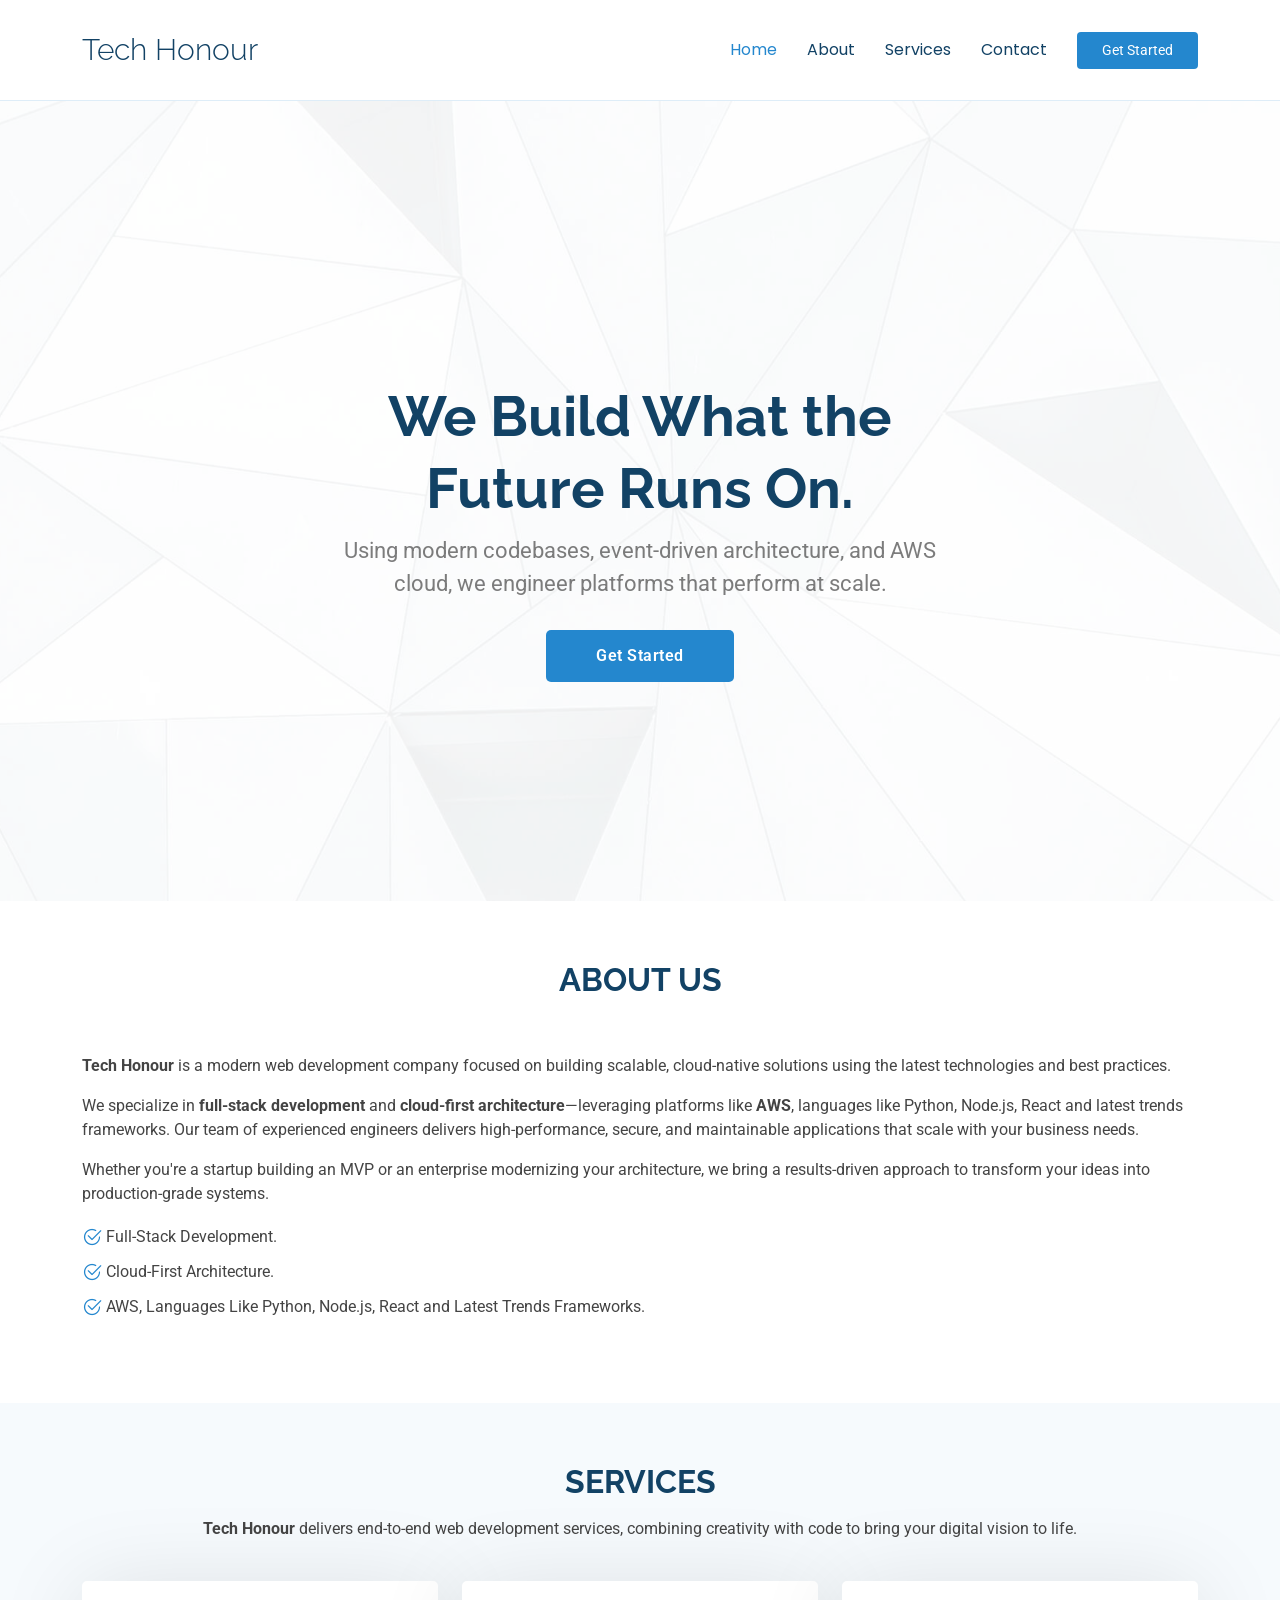
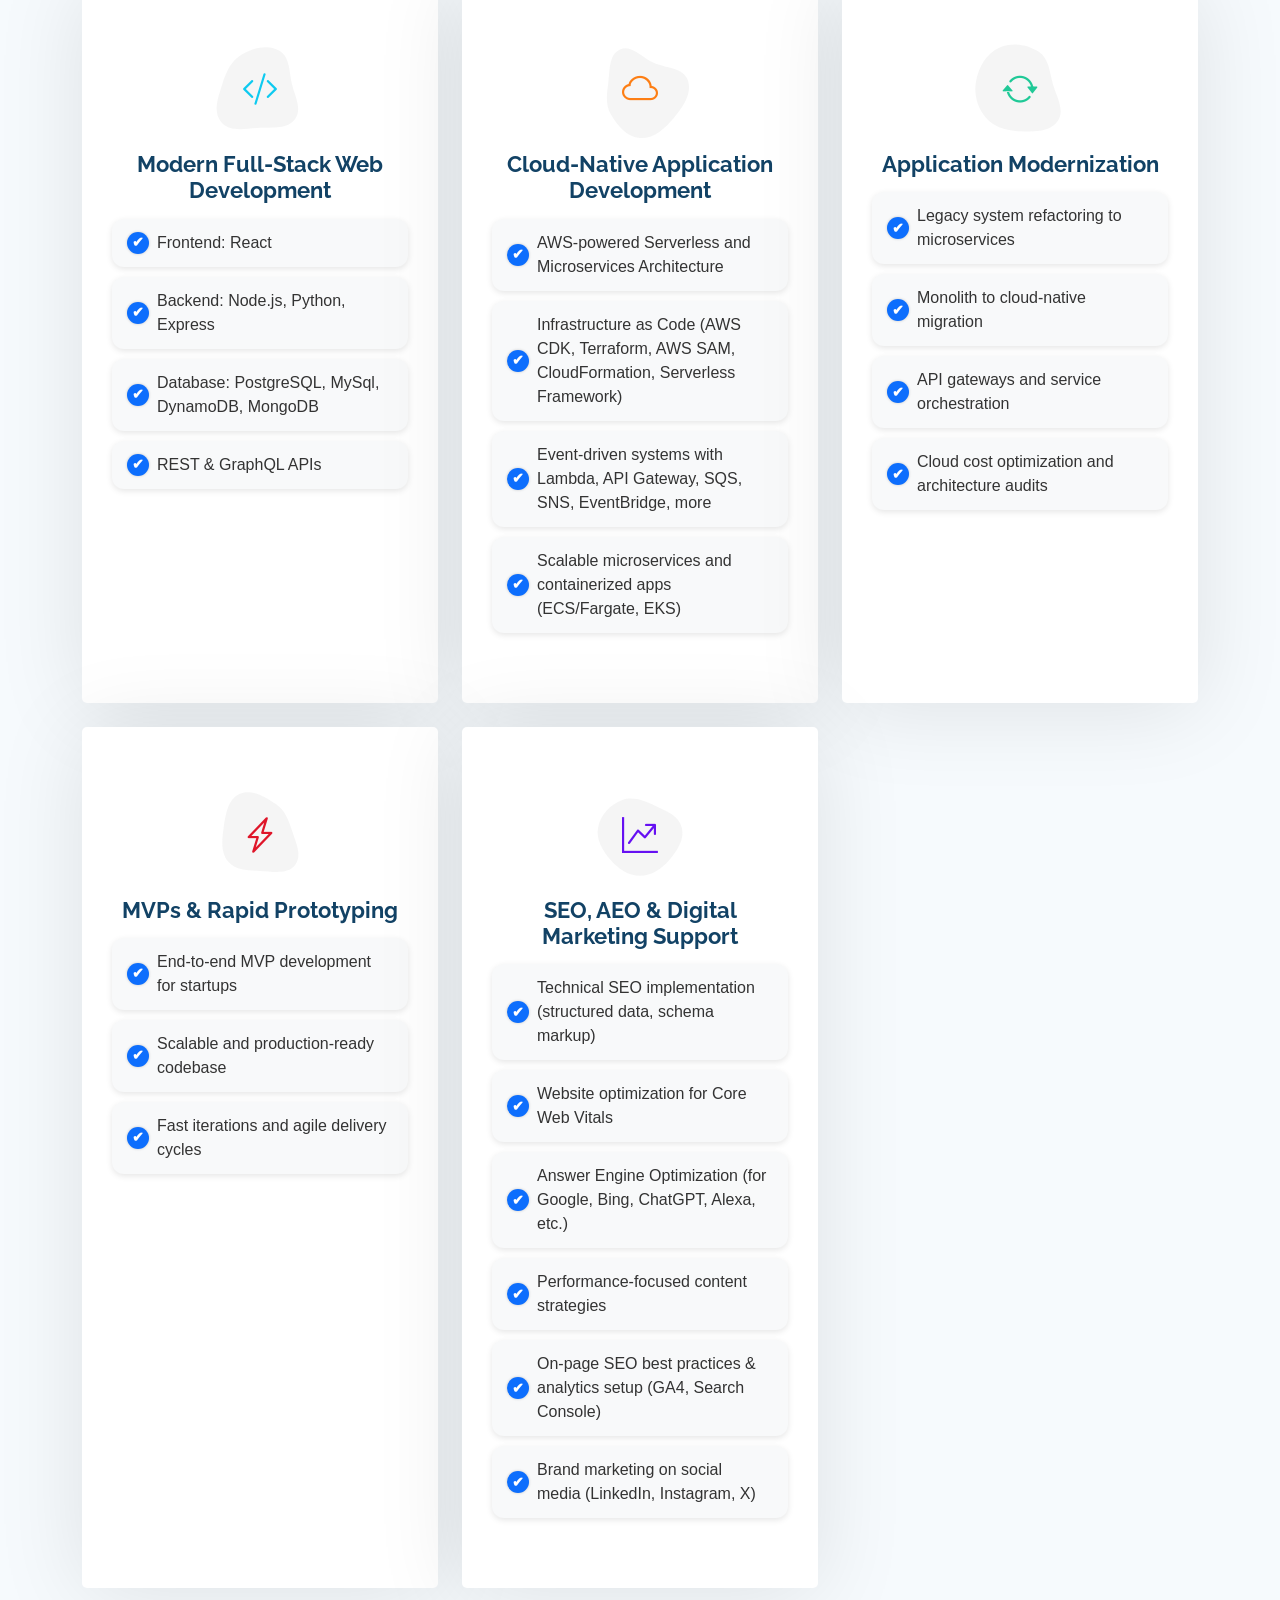
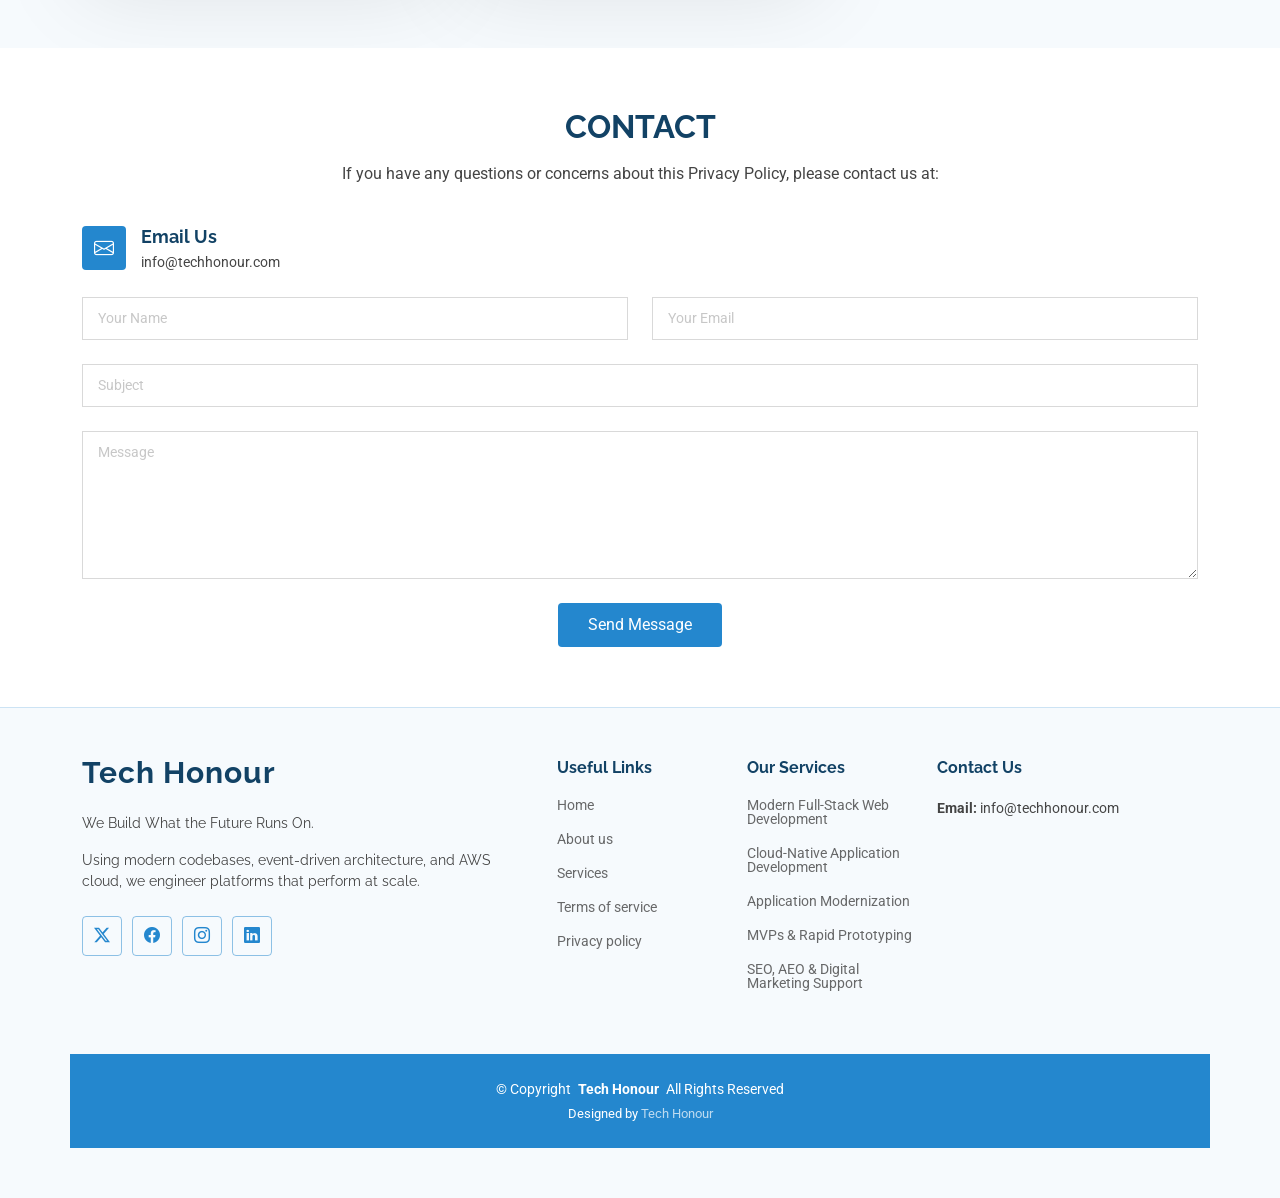
<file: index.html>
<!DOCTYPE html>
<html lang="en">

<head>
  <meta charset="utf-8">
  <meta content="width=device-width, initial-scale=1.0" name="viewport">
  <title>Tech Honour Home</title>
  <meta name="description" content="">
  <meta name="keywords" content="">

  <!-- Favicons -->
  <link href="assets/img/favicon.png" rel="icon">
  <link href="assets/img/apple-touch-icon.png" rel="apple-touch-icon">

  <!-- Fonts -->
  <link href="https://fonts.googleapis.com" rel="preconnect">
  <link href="https://fonts.gstatic.com" rel="preconnect" crossorigin>
  <link href="https://fonts.googleapis.com/css2?family=Roboto:ital,wght@0,100;0,300;0,400;0,500;0,700;0,900;1,100;1,300;1,400;1,500;1,700;1,900&family=Poppins:ital,wght@0,100;0,200;0,300;0,400;0,500;0,600;0,700;0,800;0,900;1,100;1,200;1,300;1,400;1,500;1,600;1,700;1,800;1,900&family=Raleway:ital,wght@0,100;0,200;0,300;0,400;0,500;0,600;0,700;0,800;0,900;1,100;1,200;1,300;1,400;1,500;1,600;1,700;1,800;1,900&display=swap" rel="stylesheet">

  <!-- Vendor CSS Files -->
  <link href="assets/vendor/bootstrap/css/bootstrap.min.css" rel="stylesheet">
  <link href="assets/vendor/bootstrap-icons/bootstrap-icons.css" rel="stylesheet">
  <link href="assets/vendor/aos/aos.css" rel="stylesheet">
  <link href="assets/vendor/glightbox/css/glightbox.min.css" rel="stylesheet">
  <link href="assets/vendor/swiper/swiper-bundle.min.css" rel="stylesheet">

  <!-- Main CSS File -->
  <link href="assets/css/main.css" rel="stylesheet">

  <script src="https://cdn.emailjs.com/dist/email.min.js"></script>
  <script>
    // Initialize EmailJS with your user ID
    (function() {
      emailjs.init("JZWipgQbNdf7xlq2a"); // Replace with your EmailJS Public Key
    })();
  </script>
  <style>
  .service-list
  {
	list-style: inside;    
    text-align: left;
	padding-left:10px;

  }
  .service-list li
  {
  margin-top:10px;
  }
  .fancy-list {
  list-style: none;
  padding: 0;
  margin: 0;
  max-width: 400px;
  font-family: 'Segoe UI', Tahoma, Geneva, Verdana, sans-serif;
}

.fancy-list li {
  position: relative;
  background: #f8f9fa;
  margin: 10px 0;
  padding: 12px 20px 12px 45px;
  border-radius: 12px;
  color: #333;
  font-size: 16px;
  transition: all 0.3s ease;
  box-shadow: 0 2px 6px rgba(0,0,0,0.1);
}

.fancy-list li::before {
  content: "✔";
  position: absolute;
  left: 15px;
  top: 50%;
  transform: translateY(-50%);
  background: #0d6efd;
  color: white;
  font-weight: bold;
  border-radius: 50%;
  width: 22px;
  height: 22px;
  display: flex;
  align-items: center;
  justify-content: center;
  font-size: 14px;
  box-shadow: 0 0 3px rgba(0,0,0,0.2);
}

.fancy-list li:hover {
  background-color: #e9f5ff;
  transform: translateX(5px);
}

  
  </style>
</head>

<body class="index-page">

  <header id="header" class="header d-flex align-items-center sticky-top">
    <div class="container-fluid container-xl position-relative d-flex align-items-center">

      <a href="index.html" class="logo d-flex align-items-center me-auto">
        <!-- Uncomment the line below if you also wish to use an image logo -->
        <!-- <img src="assets/img/logo.png" alt=""> -->
        <h1 class="sitename">Tech Honour</h1>
      </a>

      <nav id="navmenu" class="navmenu">
        <ul>
          <li><a href="#hero" class="active">Home<br></a></li>
          <li><a href="#about">About</a></li>
          <li><a href="#services">Services</a></li>
        <!--  <li><a href="#portfolio">Portfolio</a></li>
          <li><a href="#team">Team</a></li>
          <li class="dropdown"><a href="#"><span>Dropdown</span> <i class="bi bi-chevron-down toggle-dropdown"></i></a>
            <ul>
              <li><a href="#">Dropdown 1</a></li>
              <li class="dropdown"><a href="#"><span>Deep Dropdown</span> <i class="bi bi-chevron-down toggle-dropdown"></i></a>
                <ul>
                  <li><a href="#">Deep Dropdown 1</a></li>
                  <li><a href="#">Deep Dropdown 2</a></li>
                  <li><a href="#">Deep Dropdown 3</a></li>
                  <li><a href="#">Deep Dropdown 4</a></li>
                  <li><a href="#">Deep Dropdown 5</a></li>
                </ul>
              </li>
              <li><a href="#">Dropdown 2</a></li>
              <li><a href="#">Dropdown 3</a></li>
              <li><a href="#">Dropdown 4</a></li>
            </ul>
          </li>-->
          <li><a href="#contact">Contact</a></li>
        </ul>
        <i class="mobile-nav-toggle d-xl-none bi bi-list"></i>
      </nav>

      <a class="btn-getstarted" href="#about">Get Started</a>

    </div>
  </header>

  <main class="main">

    <!-- Hero Section -->
    <section id="hero" class="hero section">
      <img src="assets/img/hero-bg-abstract.jpg" alt="" data-aos="fade-in" class="">
      <div class="container">
        <div class="row justify-content-center" data-aos="zoom-out">
          <div class="col-xl-7 col-lg-9 text-center">
            <h1>We Build What the Future Runs On.</h1>
            <p>Using modern codebases, event-driven architecture, and AWS cloud, we engineer platforms that perform at scale.</p>          
          </div>
        </div>
        <div class="text-center" data-aos="zoom-out" data-aos-delay="100">
          <a href="#about" class="btn-get-started">Get Started</a>
        </div>

       <!-- <div class="row gy-4 mt-5">
          <div class="col-md-6 col-lg-3" data-aos="zoom-out" data-aos-delay="100">
            <div class="icon-box">
              <div class="icon"><i class="bi bi-easel"></i></div>
              <h4 class="title"><a href="">Lorem Ipsum</a></h4>
              <p class="description">Voluptatum deleniti atque corrupti quos dolores et quas molestias excepturi</p>
            </div>
          </div>

          <div class="col-md-6 col-lg-3" data-aos="zoom-out" data-aos-delay="200">
            <div class="icon-box">
              <div class="icon"><i class="bi bi-gem"></i></div>
              <h4 class="title"><a href="">Sed ut perspiciatis</a></h4>
              <p class="description">Duis aute irure dolor in reprehenderit in voluptate velit esse cillum dolore</p>
            </div>
          </div>

          <div class="col-md-6 col-lg-3" data-aos="zoom-out" data-aos-delay="300">
            <div class="icon-box">
              <div class="icon"><i class="bi bi-geo-alt"></i></div>
              <h4 class="title"><a href="">Magni Dolores</a></h4>
              <p class="description">Excepteur sint occaecat cupidatat non proident, sunt in culpa qui officia</p>
            </div>
          </div>

          <div class="col-md-6 col-lg-3" data-aos="zoom-out" data-aos-delay="400">
            <div class="icon-box">
              <div class="icon"><i class="bi bi-command"></i></div>
              <h4 class="title"><a href="">Nemo Enim</a></h4>
              <p class="description">At vero eos et accusamus et iusto odio dignissimos ducimus qui blanditiis</p>
            </div>
          </div>

        </div> -->
      </div>

    </section><!-- /Hero Section -->

    <!-- About Section -->
    <section id="about" class="about section">

      <!-- Section Title -->
      <div class="container section-title"  data-aos="fade-up">
        <h2>About Us<br></h2>       
		
      </div><!-- End Section Title -->

      <div class="container">
        <div class="row gy-4">
          <div class="col-lg-12 content" data-aos="fade-up" data-aos-delay="100">
		  <p><strong>Tech Honour </strong>is a modern web development company focused on building scalable, cloud-native solutions using the latest technologies and best practices.</p>
            <p>We specialize in <strong>full-stack development</strong> and <strong>cloud-first architecture</strong>—leveraging platforms like <strong>AWS</strong>, languages like Python, Node.js, React and latest trends frameworks. Our team of experienced engineers delivers high-performance, secure, and maintainable applications that scale with your business needs.
            </p>
             <p>Whether you're a startup building an MVP or an enterprise modernizing your architecture, we bring a results-driven approach to transform your ideas into production-grade systems. </p>
            <ul>
              <li><i class="bi bi-check2-circle"></i> <span>Full-Stack Development.</span></li>
              <li><i class="bi bi-check2-circle"></i> <span>Cloud-First Architecture.</span></li>
              <li><i class="bi bi-check2-circle"></i> <span>AWS, Languages Like Python, Node.js, React and Latest Trends Frameworks.</span></li>
            </ul>
           <!--  <a href="#" class="read-more"><span>Read More</span><i class="bi bi-arrow-right"></i></a>-->
          </div>
        </div>
      </div>

    </section><!-- /About Section -->

    <!-- Stats Section -->
 <!--   <section id="stats" class="stats section light-background">

      <div class="container" data-aos="fade-up" data-aos-delay="100">

        <div class="row gy-4">

          <div class="col-lg-3 col-md-6">
            <div class="stats-item text-center w-100 h-100">
              <span data-purecounter-start="0" data-purecounter-end="232" data-purecounter-duration="1" class="purecounter"></span>
              <p>Clients</p>
            </div>
          </div>

          <div class="col-lg-3 col-md-6">
            <div class="stats-item text-center w-100 h-100">
              <span data-purecounter-start="0" data-purecounter-end="521" data-purecounter-duration="1" class="purecounter"></span>
              <p>Projects</p>
            </div>
          </div>

          <div class="col-lg-3 col-md-6">
            <div class="stats-item text-center w-100 h-100">
              <span data-purecounter-start="0" data-purecounter-end="1453" data-purecounter-duration="1" class="purecounter"></span>
              <p>Hours Of Support</p>
            </div>
          </div>

          <div class="col-lg-3 col-md-6">
            <div class="stats-item text-center w-100 h-100">
              <span data-purecounter-start="0" data-purecounter-end="32" data-purecounter-duration="1" class="purecounter"></span>
              <p>Workers</p>
            </div>
          </div>

        </div>

      </div>

    </section> --> <!-- /Stats Section -->

    <!-- About Alt Section -->
    <!--<section id="about-alt" class="about-alt section">

      <div class="container">

        <div class="row gy-4">
          <div class="col-lg-6 position-relative align-self-start" data-aos="fade-up" data-aos-delay="100">
            <img src="assets/img/about.jpg" class="img-fluid" alt="">
            <a href="https://www.youtube.com/watch?v=Y7f98aduVJ8" class="glightbox pulsating-play-btn"></a>
          </div>
          <div class="col-lg-6 content" data-aos="fade-up" data-aos-delay="200">
            <h3>Voluptatem dignissimos provident quasi corporis voluptates sit assumenda.</h3>
            <p class="fst-italic">
              Lorem ipsum dolor sit amet, consectetur adipiscing elit, sed do eiusmod tempor incididunt ut labore et dolore
              magna aliqua.
            </p>
            <ul>
              <li><i class="bi bi-check2-all"></i> <span>Ullamco laboris nisi ut aliquip ex ea commodo consequat.</span></li>
              <li><i class="bi bi-check2-all"></i> <span>Duis aute irure dolor in reprehenderit in voluptate velit.</span></li>
              <li><i class="bi bi-check2-all"></i> <span>Ullamco laboris nisi ut aliquip ex ea commodo consequat. Duis aute irure dolor in reprehenderit in voluptate trideta storacalaperda mastiro dolore eu fugiat nulla pariatur.</span></li>
            </ul>
            <p>
              Ullamco laboris nisi ut aliquip ex ea commodo consequat. Duis aute irure dolor in reprehenderit in voluptate
              velit esse cillum dolore eu fugiat nulla pariatur. Excepteur sint occaecat cupidatat non proident
            </p>
          </div>
        </div>

      </div>

    </section>--><!-- /About Alt Section -->

    <!-- Clients Section -->
    <!--<section id="clients" class="clients section light-background">

      <div class="container" data-aos="fade-up">

        <div class="row gy-4">

          <div class="col-xl-2 col-md-3 col-6 client-logo">
            <img src="assets/img/clients/client-1.png" class="img-fluid" alt="">
          </div>

          <div class="col-xl-2 col-md-3 col-6 client-logo">
            <img src="assets/img/clients/client-2.png" class="img-fluid" alt="">
          </div>

          <div class="col-xl-2 col-md-3 col-6 client-logo">
            <img src="assets/img/clients/client-3.png" class="img-fluid" alt="">
          </div>

          <div class="col-xl-2 col-md-3 col-6 client-logo">
            <img src="assets/img/clients/client-4.png" class="img-fluid" alt="">
          </div>

          <div class="col-xl-2 col-md-3 col-6 client-logo">
            <img src="assets/img/clients/client-5.png" class="img-fluid" alt="">
          </div>

          <div class="col-xl-2 col-md-3 col-6 client-logo">
            <img src="assets/img/clients/client-6.png" class="img-fluid" alt="">
          </div>

        </div>

      </div>

    </section>--> <!-- /Clients Section -->

    <!-- Testimonials Section -->
    <!-- <section id="testimonials" class="testimonials section">

    
      <div class="container section-title" data-aos="fade-up">
        <h2>Testimonials</h2>
        <p>Necessitatibus eius consequatur ex aliquid fuga eum quidem sint consectetur velit</p>
      </div>

      <div class="container" data-aos="fade-up" data-aos-delay="100">

        <div class="swiper init-swiper" data-speed="600" data-delay="5000" data-breakpoints="{ &quot;320&quot;: { &quot;slidesPerView&quot;: 1, &quot;spaceBetween&quot;: 40 }, &quot;1200&quot;: { &quot;slidesPerView&quot;: 3, &quot;spaceBetween&quot;: 40 } }">
          <script type="application/json" class="swiper-config">
            {
              "loop": true,
              "speed": 600,
              "autoplay": {
                "delay": 5000
              },
              "slidesPerView": "auto",
              "pagination": {
                "el": ".swiper-pagination",
                "type": "bullets",
                "clickable": true
              },
              "breakpoints": {
                "320": {
                  "slidesPerView": 1,
                  "spaceBetween": 40
                },
                "1200": {
                  "slidesPerView": 3,
                  "spaceBetween": 20
                }
              }
            }
          </script>
          <div class="swiper-wrapper">

            <div class="swiper-slide">
              <div class="testimonial-item" "="">
            <p>
              <i class=" bi bi-quote quote-icon-left"></i>
                <span>Proin iaculis purus consequat sem cure digni ssim donec porttitora entum suscipit rhoncus. Accusantium quam, ultricies eget id, aliquam eget nibh et. Maecen aliquam, risus at semper.</span>
                <i class="bi bi-quote quote-icon-right"></i>
                </p>
                <img src="assets/img/testimonials/testimonials-1.jpg" class="testimonial-img" alt="">
                <h3>Saul Goodman</h3>
                <h4>Ceo &amp; Founder</h4>
              </div>
            </div>

            <div class="swiper-slide">
              <div class="testimonial-item">
                <p>
                  <i class="bi bi-quote quote-icon-left"></i>
                  <span>Export tempor illum tamen malis malis eram quae irure esse labore quem cillum quid malis quorum velit fore eram velit sunt aliqua noster fugiat irure amet legam anim culpa.</span>
                  <i class="bi bi-quote quote-icon-right"></i>
                </p>
                <img src="assets/img/testimonials/testimonials-2.jpg" class="testimonial-img" alt="">
                <h3>Sara Wilsson</h3>
                <h4>Designer</h4>
              </div>
            </div>

            <div class="swiper-slide">
              <div class="testimonial-item">
                <p>
                  <i class="bi bi-quote quote-icon-left"></i>
                  <span>Enim nisi quem export duis labore cillum quae magna enim sint quorum nulla quem veniam duis minim tempor labore quem eram duis noster aute amet eram fore quis sint minim.</span>
                  <i class="bi bi-quote quote-icon-right"></i>
                </p>
                <img src="assets/img/testimonials/testimonials-3.jpg" class="testimonial-img" alt="">
                <h3>Jena Karlis</h3>
                <h4>Store Owner</h4>
              </div>
            </div>

            <div class="swiper-slide">
              <div class="testimonial-item">
                <p>
                  <i class="bi bi-quote quote-icon-left"></i>
                  <span>Fugiat enim eram quae cillum dolore dolor amet nulla culpa multos export minim fugiat dolor enim duis veniam ipsum anim magna sunt elit fore quem dolore labore illum veniam.</span>
                  <i class="bi bi-quote quote-icon-right"></i>
                </p>
                <img src="assets/img/testimonials/testimonials-4.jpg" class="testimonial-img" alt="">
                <h3>Matt Brandon</h3>
                <h4>Freelancer</h4>
              </div>
            </div>

            <div class="swiper-slide">
              <div class="testimonial-item">
                <p>
                  <i class="bi bi-quote quote-icon-left"></i>
                  <span>Quis quorum aliqua sint quem legam fore sunt eram irure aliqua veniam tempor noster veniam sunt culpa nulla illum cillum fugiat legam esse veniam culpa fore nisi cillum quid.</span>
                  <i class="bi bi-quote quote-icon-right"></i>
                </p>
                <img src="assets/img/testimonials/testimonials-5.jpg" class="testimonial-img" alt="">
                <h3>John Larson</h3>
                <h4>Entrepreneur</h4>
              </div>
            </div>

          </div>
          <div class="swiper-pagination"></div>
        </div>

      </div>

    </section>--> <!-- /Testimonials Section -->

    <!-- Services Section -->
    <section id="services" class="services section light-background">

      <!-- Section Title -->
      <div class="container section-title" data-aos="fade-up">
        <h2>Services</h2>
        <p><strong>Tech Honour</strong> delivers end-to-end web development services, combining creativity with code to bring your digital vision to life.</p>
      </div><!-- End Section Title -->

      <div class="container">

        <div class="row gy-4">

          <div class="col-lg-4 col-md-6" data-aos="fade-up" data-aos-delay="100">
            <div class="service-item item-cyan position-relative">
               <div class="icon">
                <svg width="100" height="100" viewBox="0 0 600 600" xmlns="http://www.w3.org/2000/svg">
                  <path stroke="none" stroke-width="0" fill="#f5f5f5" d="M300,521.0016835830174C376.1290562159157,517.8887921683347,466.0731472004068,529.7835943286574,510.70327084640275,468.03025145048787C554.3714126377745,407.6079735673963,508.03601936045806,328.9844924480964,491.2728898941984,256.3432110539036C474.5976632858925,184.082847569629,479.9380746630129,96.60480741107993,416.23090153303,58.64404602377083C348.86323505073057,18.502131276798302,261.93793281208167,40.57373210992963,193.5410806939664,78.93577620505333C130.42746243093433,114.334589627462,98.30271207620316,179.96522072025542,76.75703585869454,249.04625023123273C51.97151888228291,328.5150500222984,13.704378332031375,421.85034740162234,66.52175969318436,486.19268352777647C119.04800174914682,550.1803526380478,217.28368757567262,524.383925680826,300,521.0016835830174"></path>
                </svg>
                <i class="bi bi-code-slash"></i>
              </div>
              <a href="full-stack-details.html" class="stretched-link">
                <h3>Modern Full-Stack Web Development</h3>
              </a>	
			<ul class="service-list fancy-list">
				<li>Frontend: React</li>
				<li>Backend: Node.js, Python, Express</li>
				<li>Database: PostgreSQL, MySql, DynamoDB, MongoDB</li>
				<li>REST & GraphQL APIs</li>
			</ul>	

			
            </div>
          </div><!-- End Service Item -->

          <div class="col-lg-4 col-md-6" data-aos="fade-up" data-aos-delay="200">
            <div class="service-item item-orange position-relative">
              <div class="icon">
                <svg width="100" height="100" viewBox="0 0 600 600" xmlns="http://www.w3.org/2000/svg">
                  <path stroke="none" stroke-width="0" fill="#f5f5f5" d="M300,582.0697525312426C382.5290701553225,586.8405444964366,449.9789794690241,525.3245884688669,502.5850820975895,461.55621195738473C556.606425686781,396.0723002908107,615.8543463187945,314.28637112970534,586.6730223649479,234.56875336149918C558.9533121215079,158.8439757836574,454.9685369536778,164.00468322053177,381.49747125262974,130.76875717737553C312.15926192815925,99.40240125094834,248.97055460311594,18.661163978235184,179.8680185752513,50.54337015887873C110.5421016452524,82.52863877960104,119.82277516462835,180.83849132639028,109.12597500060166,256.43424936330496C100.08760227029461,320.3096726198365,92.17705696193138,384.0621239912766,124.79988738764834,439.7174275375508C164.83382741302287,508.01625554203684,220.96474134820875,577.5009287672846,300,582.0697525312426"></path>
                </svg>
                <i class="bi bi-cloud"></i>
              </div>
              <a href="cloud-native-details.html" class="stretched-link">
                <h3>Cloud-Native Application Development</h3>
              </a>   
			<ul class="service-list fancy-list">
				<li>AWS-powered Serverless and Microservices Architecture</li>
				<li>Infrastructure as Code (AWS CDK, Terraform, AWS SAM, CloudFormation, Serverless Framework)</li>
				<li>Event-driven systems with Lambda, API Gateway, SQS, SNS, EventBridge, more</li>
				<li>Scalable microservices and containerized apps (ECS/Fargate, EKS)</li>
			</ul>			  
				      
	 
            </div>
          </div><!-- End Service Item -->

          <div class="col-lg-4 col-md-6" data-aos="fade-up" data-aos-delay="300">
            <div class="service-item item-teal position-relative">
              <div class="icon">
                <svg width="100" height="100" viewBox="0 0 600 600" xmlns="http://www.w3.org/2000/svg">
                  <path stroke="none" stroke-width="0" fill="#f5f5f5" d="M300,541.5067337569781C382.14930387511276,545.0595476570109,479.8736841581634,548.3450877840088,526.4010558755058,480.5488172755941C571.5218469581645,414.80211281144784,517.5187510058486,332.0715597781072,496.52539010469104,255.14436215662573C477.37192572678356,184.95920475031193,473.57363656557914,105.61284051026155,413.0603344069578,65.22779650032875C343.27470386102294,18.654635553484475,251.2091493199835,5.337323636656869,175.0934190732945,40.62881213300186C97.87086631185822,76.43348514350839,51.98124368387456,156.15599469081315,36.44837278890362,239.84606092416172C21.716077023791087,319.22268207091537,43.775223500013084,401.1760424656574,96.891909868211,461.97329694683043C147.22146801428983,519.5804099606455,223.5754009179313,538.201503339737,300,541.5067337569781"></path>
                </svg>
                <i class="bi bi-arrow-repeat"></i>
              </div>
              <a href="application-modernization-details.html" class="stretched-link">
                <h3>Application Modernization</h3>
              </a>
			  <ul class="service-list fancy-list">
				<li>Legacy system refactoring to microservices</li>
				<li>Monolith to cloud-native migration</li>
				<li>API gateways and service orchestration</li>
				<li>Cloud cost optimization and architecture audits</li>
			   </ul>	
              
					 			  
            </div>
          </div><!-- End Service Item -->

          <div class="col-lg-4 col-md-6" data-aos="fade-up" data-aos-delay="400">
            <div class="service-item item-red position-relative">
              <div class="icon">
                <svg width="100" height="100" viewBox="0 0 600 600" xmlns="http://www.w3.org/2000/svg">
                  <path stroke="none" stroke-width="0" fill="#f5f5f5" d="M300,503.46388370962813C374.79870501325706,506.71871716319447,464.8034551963731,527.1746412648533,510.4981551193396,467.86667711651364C555.9287308511215,408.9015244558933,512.6030010748507,327.5744911775523,490.211057578863,256.5855673507754C471.097692560561,195.9906835881958,447.69079081568157,138.11976852964426,395.19560036434837,102.3242989838813C329.3053358748298,57.3949838291264,248.02791733380457,8.279543830951368,175.87071277845988,42.242879143198664C103.41431057327972,76.34704239035025,93.79494320519305,170.9812938413882,81.28167332365135,250.07896920659033C70.17666984294237,320.27484674793965,64.84698225790005,396.69656628748305,111.28512138212992,450.4950937839243C156.20124167950087,502.5303643271138,231.32542653798444,500.4755392045468,300,503.46388370962813"></path>
                </svg>
                <i class="bi bi-lightning-charge"></i>
              </div>
              <a href="mvp-rapid-prototyping-details.html" class="stretched-link">
                <h3>MVPs & Rapid Prototyping</h3>
              </a>
                <ul class="service-list fancy-list">
					<li>End-to-end MVP development for startups</li>
					<li>Scalable and production-ready codebase</li>
					<li>Fast iterations and agile delivery cycles</li>
				</ul>
              <a href="mvp-rapid-prototyping-details.html" class="stretched-link"></a>
            </div>
          </div><!-- End Service Item -->

          <div class="col-lg-4 col-md-6" data-aos="fade-up" data-aos-delay="500">
            <div class="service-item item-indigo position-relative">
              <div class="icon">
                <svg width="100" height="100" viewBox="0 0 600 600" xmlns="http://www.w3.org/2000/svg">
                  <path stroke="none" stroke-width="0" fill="#f5f5f5" d="M300,532.3542879108572C369.38199826031484,532.3153073249985,429.10787420159085,491.63046689027357,474.5244479745417,439.17860296908856C522.8885846962883,383.3225815378663,569.1668002868075,314.3205725914397,550.7432151929288,242.7694973846089C532.6665558377875,172.5657663291529,456.2379748765914,142.6223662098291,390.3689995646985,112.34683881706744C326.66090330228417,83.06452184765237,258.84405631176094,53.51806209861945,193.32584062364296,78.48882559362697C121.61183558270385,105.82097193414197,62.805066853699245,167.19869350419734,48.57481801355237,242.6138429142374C34.843463184063346,315.3850353017275,76.69343916112496,383.4422959591041,125.22947124332185,439.3748458443577C170.7312796277747,491.8107796887764,230.57421082200815,532.3932930995766,300,532.3542879108572"></path>
                </svg>
                <i class="bi bi-graph-up-arrow"></i>
              </div>
              <a href="seo-aeo-digital-marketing-details.html" class="stretched-link">
                <h3>SEO, AEO & Digital Marketing Support</h3>
              </a>
				<ul class="service-list fancy-list">
					<li>Technical SEO implementation (structured data, schema markup)</li>
					<li>Website optimization for Core Web Vitals</li>
					<li>Answer Engine Optimization (for Google, Bing, ChatGPT, Alexa, etc.)</li>
					<li>Performance-focused content strategies</li>
					<li>On-page SEO best practices & analytics setup (GA4, Search Console)</li>
					<li>Brand marketing on social media (LinkedIn, Instagram, X)</li>					
				</ul>
              <a href="seo-aeo-digital-marketing-details.html" class="stretched-link"></a>
            </div>
          </div><!-- End Service Item -->
			<!--
          <div class="col-lg-4 col-md-6" data-aos="fade-up" data-aos-delay="600">
            <div class="service-item item-pink position-relative">
              <div class="icon">
                <svg width="100" height="100" viewBox="0 0 600 600" xmlns="http://www.w3.org/2000/svg">
                  <path stroke="none" stroke-width="0" fill="#f5f5f5" d="M300,566.797414625762C385.7384707136149,576.1784315230908,478.7894351017131,552.8928747891023,531.9192734346935,484.94944893311C584.6109503024035,417.5663521118492,582.489472248146,322.67544863468447,553.9536738515405,242.03673114598146C529.1557734026468,171.96086150256528,465.24506316201064,127.66468636344209,395.9583748389544,100.7403814666027C334.2173773831606,76.7482773500951,269.4350130405921,84.62216499799875,207.1952322260088,107.2889140133804C132.92018162631612,134.33871894543012,41.79353780512637,160.00259165414826,22.644507872594943,236.69541883565114C3.319112789854554,314.0945973066697,72.72355303640163,379.243833228382,124.04198916343866,440.3218312028393C172.9286146004772,498.5055451809895,224.45579914871206,558.5317968840102,300,566.797414625762"></path>
                </svg>
                <i class="bi bi-chat-square-text"></i>
              </div>
              <a href="service-details.html" class="stretched-link">
                <h3>Dolori Architecto</h3>
              </a>
              <p>Hic molestias ea quibusdam eos. Fugiat enim doloremque aut neque non et debitis iure. Corrupti recusandae ducimus enim.</p>
              <a href="service-details.html" class="stretched-link"></a>
            </div>
          </div> -->
		  <!-- End Service Item -->

        </div>

      </div>

    </section><!-- /Services Section -->

    <!-- Call To Action Section -->
     <!--<section id="call-to-action" class="call-to-action section accent-background">

      <div class="container">
        <div class="row justify-content-center" data-aos="zoom-in" data-aos-delay="100">
          <div class="col-xl-10">
            <div class="text-center">
              <h3>Call To Action</h3>
              <p>Duis aute irure dolor in reprehenderit in voluptate velit esse cillum dolore eu fugiat nulla pariatur. Excepteur sint occaecat cupidatat non proident, sunt in culpa qui officia deserunt mollit anim id est laborum.</p>
              <a class="cta-btn" href="#">Call To Action</a>
            </div>
          </div>
        </div>
      </div>

    </section>--><!-- /Call To Action Section -->

    <!-- Portfolio Section -->
   <!-- <section id="portfolio" class="portfolio section">

      <div class="container section-title" data-aos="fade-up">
        <h2>Portfolio</h2>
        <p>Necessitatibus eius consequatur ex aliquid fuga eum quidem sint consectetur velit</p>
      </div>

      <div class="container">

        <div class="isotope-layout" data-default-filter="*" data-layout="masonry" data-sort="original-order">

          <ul class="portfolio-filters isotope-filters" data-aos="fade-up" data-aos-delay="100">
            <li data-filter="*" class="filter-active">All</li>
            <li data-filter=".filter-app">App</li>
            <li data-filter=".filter-product">Card</li>
            <li data-filter=".filter-branding">Web</li>
          </ul>

          <div class="row gy-4 isotope-container" data-aos="fade-up" data-aos-delay="200">

            <div class="col-lg-4 col-md-6 portfolio-item isotope-item filter-app">
              <img src="assets/img/masonry-portfolio/masonry-portfolio-1.jpg" class="img-fluid" alt="">
              <div class="portfolio-info">
                <h4>App 1</h4>
                <p>Lorem ipsum, dolor sit</p>
                <a href="assets/img/masonry-portfolio/masonry-portfolio-1.jpg" title="App 1" data-gallery="portfolio-gallery-app" class="glightbox preview-link"><i class="bi bi-zoom-in"></i></a>
                <a href="portfolio-details.html" title="More Details" class="details-link"><i class="bi bi-link-45deg"></i></a>
              </div>
            </div>

            <div class="col-lg-4 col-md-6 portfolio-item isotope-item filter-product">
              <img src="assets/img/masonry-portfolio/masonry-portfolio-2.jpg" class="img-fluid" alt="">
              <div class="portfolio-info">
                <h4>Product 1</h4>
                <p>Lorem ipsum, dolor sit</p>
                <a href="assets/img/masonry-portfolio/masonry-portfolio-2.jpg" title="Product 1" data-gallery="portfolio-gallery-product" class="glightbox preview-link"><i class="bi bi-zoom-in"></i></a>
                <a href="portfolio-details.html" title="More Details" class="details-link"><i class="bi bi-link-45deg"></i></a>
              </div>
            </div>

            <div class="col-lg-4 col-md-6 portfolio-item isotope-item filter-branding">
              <img src="assets/img/masonry-portfolio/masonry-portfolio-3.jpg" class="img-fluid" alt="">
              <div class="portfolio-info">
                <h4>Branding 1</h4>
                <p>Lorem ipsum, dolor sit</p>
                <a href="assets/img/masonry-portfolio/masonry-portfolio-3.jpg" title="Branding 1" data-gallery="portfolio-gallery-branding" class="glightbox preview-link"><i class="bi bi-zoom-in"></i></a>
                <a href="portfolio-details.html" title="More Details" class="details-link"><i class="bi bi-link-45deg"></i></a>
              </div>
            </div>

            <div class="col-lg-4 col-md-6 portfolio-item isotope-item filter-app">
              <img src="assets/img/masonry-portfolio/masonry-portfolio-4.jpg" class="img-fluid" alt="">
              <div class="portfolio-info">
                <h4>App 2</h4>
                <p>Lorem ipsum, dolor sit</p>
                <a href="assets/img/masonry-portfolio/masonry-portfolio-4.jpg" title="App 2" data-gallery="portfolio-gallery-app" class="glightbox preview-link"><i class="bi bi-zoom-in"></i></a>
                <a href="portfolio-details.html" title="More Details" class="details-link"><i class="bi bi-link-45deg"></i></a>
              </div>
            </div>

            <div class="col-lg-4 col-md-6 portfolio-item isotope-item filter-product">
              <img src="assets/img/masonry-portfolio/masonry-portfolio-5.jpg" class="img-fluid" alt="">
              <div class="portfolio-info">
                <h4>Product 2</h4>
                <p>Lorem ipsum, dolor sit</p>
                <a href="assets/img/masonry-portfolio/masonry-portfolio-5.jpg" title="Product 2" data-gallery="portfolio-gallery-product" class="glightbox preview-link"><i class="bi bi-zoom-in"></i></a>
                <a href="portfolio-details.html" title="More Details" class="details-link"><i class="bi bi-link-45deg"></i></a>
              </div>
            </div>

            <div class="col-lg-4 col-md-6 portfolio-item isotope-item filter-branding">
              <img src="assets/img/masonry-portfolio/masonry-portfolio-6.jpg" class="img-fluid" alt="">
              <div class="portfolio-info">
                <h4>Branding 2</h4>
                <p>Lorem ipsum, dolor sit</p>
                <a href="assets/img/masonry-portfolio/masonry-portfolio-6.jpg" title="Branding 2" data-gallery="portfolio-gallery-branding" class="glightbox preview-link"><i class="bi bi-zoom-in"></i></a>
                <a href="portfolio-details.html" title="More Details" class="details-link"><i class="bi bi-link-45deg"></i></a>
              </div>
            </div>

            <div class="col-lg-4 col-md-6 portfolio-item isotope-item filter-app">
              <img src="assets/img/masonry-portfolio/masonry-portfolio-7.jpg" class="img-fluid" alt="">
              <div class="portfolio-info">
                <h4>App 3</h4>
                <p>Lorem ipsum, dolor sit</p>
                <a href="assets/img/masonry-portfolio/masonry-portfolio-7.jpg" title="App 3" data-gallery="portfolio-gallery-app" class="glightbox preview-link"><i class="bi bi-zoom-in"></i></a>
                <a href="portfolio-details.html" title="More Details" class="details-link"><i class="bi bi-link-45deg"></i></a>
              </div>
            </div>

            <div class="col-lg-4 col-md-6 portfolio-item isotope-item filter-product">
              <img src="assets/img/masonry-portfolio/masonry-portfolio-8.jpg" class="img-fluid" alt="">
              <div class="portfolio-info">
                <h4>Product 3</h4>
                <p>Lorem ipsum, dolor sit</p>
                <a href="assets/img/masonry-portfolio/masonry-portfolio-8.jpg" title="Product 3" data-gallery="portfolio-gallery-product" class="glightbox preview-link"><i class="bi bi-zoom-in"></i></a>
                <a href="portfolio-details.html" title="More Details" class="details-link"><i class="bi bi-link-45deg"></i></a>
              </div>
            </div>

            <div class="col-lg-4 col-md-6 portfolio-item isotope-item filter-branding">
              <img src="assets/img/masonry-portfolio/masonry-portfolio-9.jpg" class="img-fluid" alt="">
              <div class="portfolio-info">
                <h4>Branding 3</h4>
                <p>Lorem ipsum, dolor sit</p>
                <a href="assets/img/masonry-portfolio/masonry-portfolio-9.jpg" title="Branding 2" data-gallery="portfolio-gallery-branding" class="glightbox preview-link"><i class="bi bi-zoom-in"></i></a>
                <a href="portfolio-details.html" title="More Details" class="details-link"><i class="bi bi-link-45deg"></i></a>
              </div>
            </div>

          </div>

        </div>

      </div>

    </section>--> <!-- /Portfolio Section -->

    <!-- Team Section -->
    <!-- <section id="team" class="team section light-background">

      
      <div class="container section-title" data-aos="fade-up">
        <h2>Team</h2>
        <p>Necessitatibus eius consequatur ex aliquid fuga eum quidem sint consectetur velit</p>
      </div>

      <div class="container">

        <div class="row gy-4">

          <div class="col-lg-3 col-md-6 d-flex align-items-stretch" data-aos="fade-up" data-aos-delay="100">
            <div class="team-member">
              <div class="member-img">
                <img src="assets/img/team/team-1.jpg" class="img-fluid" alt="">
                <div class="social">
                  <a href=""><i class="bi bi-twitter-x"></i></a>
                  <a href=""><i class="bi bi-facebook"></i></a>
                  <a href=""><i class="bi bi-instagram"></i></a>
                  <a href=""><i class="bi bi-linkedin"></i></a>
                </div>
              </div>
              <div class="member-info">
                <h4>Walter White</h4>
                <span>Chief Executive Officer</span>
              </div>
            </div>
          </div>

          <div class="col-lg-3 col-md-6 d-flex align-items-stretch" data-aos="fade-up" data-aos-delay="200">
            <div class="team-member">
              <div class="member-img">
                <img src="assets/img/team/team-2.jpg" class="img-fluid" alt="">
                <div class="social">
                  <a href=""><i class="bi bi-twitter-x"></i></a>
                  <a href=""><i class="bi bi-facebook"></i></a>
                  <a href=""><i class="bi bi-instagram"></i></a>
                  <a href=""><i class="bi bi-linkedin"></i></a>
                </div>
              </div>
              <div class="member-info">
                <h4>Sarah Jhonson</h4>
                <span>Product Manager</span>
              </div>
            </div>
          </div>

          <div class="col-lg-3 col-md-6 d-flex align-items-stretch" data-aos="fade-up" data-aos-delay="300">
            <div class="team-member">
              <div class="member-img">
                <img src="assets/img/team/team-3.jpg" class="img-fluid" alt="">
                <div class="social">
                  <a href=""><i class="bi bi-twitter-x"></i></a>
                  <a href=""><i class="bi bi-facebook"></i></a>
                  <a href=""><i class="bi bi-instagram"></i></a>
                  <a href=""><i class="bi bi-linkedin"></i></a>
                </div>
              </div>
              <div class="member-info">
                <h4>William Anderson</h4>
                <span>CTO</span>
              </div>
            </div>
          </div>

          <div class="col-lg-3 col-md-6 d-flex align-items-stretch" data-aos="fade-up" data-aos-delay="400">
            <div class="team-member">
              <div class="member-img">
                <img src="assets/img/team/team-4.jpg" class="img-fluid" alt="">
                <div class="social">
                  <a href=""><i class="bi bi-twitter-x"></i></a>
                  <a href=""><i class="bi bi-facebook"></i></a>
                  <a href=""><i class="bi bi-instagram"></i></a>
                  <a href=""><i class="bi bi-linkedin"></i></a>
                </div>
              </div>
              <div class="member-info">
                <h4>Amanda Jepson</h4>
                <span>Accountant</span>
              </div>
            </div>
          </div>

        </div>

      </div>

    </section> --><!-- /Team Section -->

    <!-- Pricing Section -->
   <!-- <section id="pricing" class="pricing section">

    
      <div class="container section-title" data-aos="fade-up">
        <h2>Pricing</h2>
        <p>Necessitatibus eius consequatur ex aliquid fuga eum quidem sint consectetur velit</p>
      </div>

      <div class="container">

        <div class="row g-4 g-lg-0">

          <div class="col-lg-4" data-aos="zoom-in" data-aos-delay="100">
            <div class="pricing-item">
              <h3>Free Plan</h3>
              <h4><sup>$</sup>0<span> / month</span></h4>
              <ul>
                <li><i class="bi bi-check"></i> <span>Quam adipiscing vitae proin</span></li>
                <li><i class="bi bi-check"></i> <span>Nec feugiat nisl pretium</span></li>
                <li><i class="bi bi-check"></i> <span>Nulla at volutpat diam uteera</span></li>
                <li class="na"><i class="bi bi-x"></i> <span>Pharetra massa massa ultricies</span></li>
                <li class="na"><i class="bi bi-x"></i> <span>Massa ultricies mi quis hendrerit</span></li>
              </ul>
              <div class="text-center"><a href="#" class="buy-btn">Buy Now</a></div>
            </div>
          </div>

          <div class="col-lg-4 featured" data-aos="zoom-in" data-aos-delay="200">
            <div class="pricing-item">
              <h3>Business Plan</h3>
              <h4><sup>$</sup>29<span> / month</span></h4>
              <ul>
                <li><i class="bi bi-check"></i> <span>Quam adipiscing vitae proin</span></li>
                <li><i class="bi bi-check"></i> <span>Nec feugiat nisl pretium</span></li>
                <li><i class="bi bi-check"></i> <span>Nulla at volutpat diam uteera</span></li>
                <li><i class="bi bi-check"></i> <span>Pharetra massa massa ultricies</span></li>
                <li><i class="bi bi-check"></i> <span>Massa ultricies mi quis hendrerit</span></li>
              </ul>
              <div class="text-center"><a href="#" class="buy-btn">Buy Now</a></div>
            </div>
          </div>

          <div class="col-lg-4" data-aos="zoom-in" data-aos-delay="100">
            <div class="pricing-item">
              <h3>Developer Plan</h3>
              <h4><sup>$</sup>49<span> / month</span></h4>
              <ul>
                <li><i class="bi bi-check"></i> <span>Quam adipiscing vitae proin</span></li>
                <li><i class="bi bi-check"></i> <span>Nec feugiat nisl pretium</span></li>
                <li><i class="bi bi-check"></i> <span>Nulla at volutpat diam uteera</span></li>
                <li><i class="bi bi-check"></i> <span>Pharetra massa massa ultricies</span></li>
                <li><i class="bi bi-check"></i> <span>Massa ultricies mi quis hendrerit</span></li>
              </ul>
              <div class="text-center"><a href="#" class="buy-btn">Buy Now</a></div>
            </div>
          </div>

        </div>

      </div>

    </section>--><!-- /Pricing Section -->

    <!-- Faq Section -->
      <!--<section id="faq" class="faq section light-background">

      <div class="container section-title" data-aos="fade-up">
        <h2>Frequently Asked Questions</h2>
        <p>Necessitatibus eius consequatur ex aliquid fuga eum quidem sint consectetur velit</p>
      </div>

      <div class="container">

        <div class="row justify-content-center">

          <div class="col-lg-10" data-aos="fade-up" data-aos-delay="100">

            <div class="faq-container">

              <div class="faq-item faq-active">
                <h3>Non consectetur a erat nam at lectus urna duis?</h3>
                <div class="faq-content">
                  <p>Feugiat pretium nibh ipsum consequat. Tempus iaculis urna id volutpat lacus laoreet non curabitur gravida. Venenatis lectus magna fringilla urna porttitor rhoncus dolor purus non.</p>
                </div>
                <i class="faq-toggle bi bi-chevron-right"></i>
              </div>

              <div class="faq-item">
                <h3>Feugiat scelerisque varius morbi enim nunc faucibus?</h3>
                <div class="faq-content">
                  <p>Dolor sit amet consectetur adipiscing elit pellentesque habitant morbi. Id interdum velit laoreet id donec ultrices. Fringilla phasellus faucibus scelerisque eleifend donec pretium. Est pellentesque elit ullamcorper dignissim. Mauris ultrices eros in cursus turpis massa tincidunt dui.</p>
                </div>
                <i class="faq-toggle bi bi-chevron-right"></i>
              </div>

              <div class="faq-item">
                <h3>Dolor sit amet consectetur adipiscing elit pellentesque?</h3>
                <div class="faq-content">
                  <p>Eleifend mi in nulla posuere sollicitudin aliquam ultrices sagittis orci. Faucibus pulvinar elementum integer enim. Sem nulla pharetra diam sit amet nisl suscipit. Rutrum tellus pellentesque eu tincidunt. Lectus urna duis convallis convallis tellus. Urna molestie at elementum eu facilisis sed odio morbi quis</p>
                </div>
                <i class="faq-toggle bi bi-chevron-right"></i>
              </div>

              <div class="faq-item">
                <h3>Ac odio tempor orci dapibus. Aliquam eleifend mi in nulla?</h3>
                <div class="faq-content">
                  <p>Dolor sit amet consectetur adipiscing elit pellentesque habitant morbi. Id interdum velit laoreet id donec ultrices. Fringilla phasellus faucibus scelerisque eleifend donec pretium. Est pellentesque elit ullamcorper dignissim. Mauris ultrices eros in cursus turpis massa tincidunt dui.</p>
                </div>
                <i class="faq-toggle bi bi-chevron-right"></i>
              </div>

              <div class="faq-item">
                <h3>Tempus quam pellentesque nec nam aliquam sem et tortor?</h3>
                <div class="faq-content">
                  <p>Molestie a iaculis at erat pellentesque adipiscing commodo. Dignissim suspendisse in est ante in. Nunc vel risus commodo viverra maecenas accumsan. Sit amet nisl suscipit adipiscing bibendum est. Purus gravida quis blandit turpis cursus in</p>
                </div>
                <i class="faq-toggle bi bi-chevron-right"></i>
              </div>

              <div class="faq-item">
                <h3>Perspiciatis quod quo quos nulla quo illum ullam?</h3>
                <div class="faq-content">
                  <p>Enim ea facilis quaerat voluptas quidem et dolorem. Quis et consequatur non sed in suscipit sequi. Distinctio ipsam dolore et.</p>
                </div>
                <i class="faq-toggle bi bi-chevron-right"></i>
              </div>

            </div>

          </div>

        </div>

      </div>

    </section>--><!-- /Faq Section -->

    <!-- Contact Section -->
    <section id="contact" class="contact section">

      <!-- Section Title -->
      <div class="container section-title" data-aos="fade-up">
        <h2>Contact</h2>
        <p>If you have any questions or concerns about this Privacy Policy, please contact us at:</p>
      </div><!-- End Section Title -->

      <div class="container" data-aos="fade-up" data-aos-delay="100">

        <!--<div class="mb-4" data-aos="fade-up" data-aos-delay="200">
          <iframe style="border:0; width: 100%; height: 270px;" src="https://www.google.com/maps/embed?pb=!1m14!1m8!1m3!1d48389.78314118045!2d-74.006138!3d40.710059!3m2!1i1024!2i768!4f13.1!3m3!1m2!1s0x89c25a22a3bda30d%3A0xb89d1fe6bc499443!2sDowntown%20Conference%20Center!5e0!3m2!1sen!2sus!4v1676961268712!5m2!1sen!2sus" frameborder="0" allowfullscreen="" loading="lazy" referrerpolicy="no-referrer-when-downgrade"></iframe>
        </div> --><!-- End Google Maps -->

        <div class="row gy-4">

          <div class="col-lg-12">
            <!-- <div class="info-item d-flex" data-aos="fade-up" data-aos-delay="300">
              <i class="bi bi-geo-alt flex-shrink-0"></i>
              <div>
                <h3>Address</h3>
                <p>A108 Adam Street, New York, NY 535022</p>
              </div>
            </div> --><!-- End Info Item -->

           <!--  <div class="info-item d-flex" data-aos="fade-up" data-aos-delay="400">
              <i class="bi bi-telephone flex-shrink-0"></i>
              <div>
                <h3>Call Us</h3>
                <p>+1 5589 55488 55</p>
              </div>
            </div> --><!-- End Info Item -->

            <div class="info-item d-flex" data-aos="fade-up" data-aos-delay="500">
              <i class="bi bi-envelope flex-shrink-0"></i>
              <div>
                <h3>Email Us</h3>
                <p>info@techhonour.com</p>
              </div>
            </div><!-- End Info Item -->

          </div>

          <div class="col-lg-12">
            <form action="forms/contact.php" method="post" class="php-email-form" id="contact-form" data-aos="fade-up" data-aos-delay="200">
              <div class="row gy-4">

                <div class="col-md-6">
                  <input type="text" name="name" class="form-control" placeholder="Your Name" required="">
                </div>

                <div class="col-md-6 ">
                  <input type="email" class="form-control" name="email" placeholder="Your Email" required="">
                </div>

                <div class="col-md-12">
                  <input type="text" class="form-control" name="subject" placeholder="Subject" required="">
                </div>

                <div class="col-md-12">
                  <textarea class="form-control" name="message" rows="6" placeholder="Message" required=""></textarea>
                </div>

                <div class="col-md-12 text-center">
                  <div class="loading">Loading</div>
                  <div class="error-message"></div>
                  <div class="sent-message">Your message has been sent. Thank you!</div>

                  <button type="submit">Send Message</button>
                </div>

              </div>
            </form>
          </div><!-- End Contact Form -->

        </div>

      </div>

    </section><!-- /Contact Section -->

  </main>

  <footer id="footer" class="footer light-background">

    <div class="container footer-top">
      <div class="row gy-4">
        <div class="col-lg-5 col-md-12 footer-about">
          <a href="index.html" class="logo d-flex align-items-center">
            <span class="sitename">Tech Honour</span>
          </a>
          <p>We Build What the Future Runs On.</p>
          <p>Using modern codebases, event-driven architecture, and AWS cloud, we engineer platforms that perform at scale.</p> 
          <div class="social-links d-flex mt-4">
            <a href=""><i class="bi bi-twitter-x"></i></a>
            <a href=""><i class="bi bi-facebook"></i></a>
            <a href=""><i class="bi bi-instagram"></i></a>
            <a href=""><i class="bi bi-linkedin"></i></a>
          </div>
        </div>

        <div class="col-lg-2 col-6 footer-links">
          <h4>Useful Links</h4>
          <ul>
            <li><a href="#hero" class="active">Home</a></li>
            <li><a href="#about">About us</a></li>
            <li><a href="#services">Services</a></li>
            <li><a href="terms-of-service.html">Terms of service</a></li>
            <li><a href="privacy-policy.html">Privacy policy</a></li>
          </ul>
        </div>

        <div class="col-lg-2 col-6 footer-links">
          <h4>Our Services</h4>
            <ul>          
              <li><a href="full-stack-details.html">Modern Full-Stack Web Development</a></li>
              <li><a href="cloud-native-details.html">Cloud-Native Application Development</a></li>
              <li><a href="application-modernization-details.html">Application Modernization</a></li>
              <li><a href="mvp-rapid-prototyping-details.html">MVPs & Rapid Prototyping</a></li>
              <li><a href="seo-aeo-digital-marketing-details.html">SEO, AEO & Digital Marketing Support</a></li>
            </ul>
        </div>

        <div class="col-lg-3 col-md-12 footer-contact text-center text-md-start">
          <h4>Contact Us</h4>
          <!--<p>A108 Adam Street</p>
          <p>New York, NY 535022</p>
          <p>United States</p>
          <p class="mt-4"><strong>Phone:</strong> <span>+1 5589 55488 55</span></p>-->
          <p><strong>Email:</strong> <span>info@techhonour.com</span></p>
        </div>

      </div>
    </div>

    <div class="container copyright text-center mt-4">
      <p>© <span>Copyright</span> <strong class="px-1 sitename">Tech Honour</strong> <span>All Rights Reserved</span></p>
      <div class="credits">
         Designed by <a href="https://techhonour.com/">Tech Honour</a> 
      </div>
    </div>

  </footer>

  <!-- Scroll Top -->
  <a href="#" id="scroll-top" class="scroll-top d-flex align-items-center justify-content-center"><i class="bi bi-arrow-up-short"></i></a>

  <!-- Preloader -->
  <div id="preloader"></div>

  <!-- Vendor JS Files -->
  <script src="assets/vendor/bootstrap/js/bootstrap.bundle.min.js"></script>
  <script src="assets/vendor/php-email-form/validate.js"></script>
  <script src="assets/vendor/aos/aos.js"></script>
  <script src="assets/vendor/purecounter/purecounter_vanilla.js"></script>
  <script src="assets/vendor/glightbox/js/glightbox.min.js"></script>
  <script src="assets/vendor/swiper/swiper-bundle.min.js"></script>
  <script src="assets/vendor/imagesloaded/imagesloaded.pkgd.min.js"></script>
  <script src="assets/vendor/isotope-layout/isotope.pkgd.min.js"></script>

  <!-- Main JS File -->
  <script src="assets/js/main.js"></script>
 <script>
    // Handle form submission
    document.getElementById("contact-form").addEventListener("submit", function(event) {
      event.preventDefault();

      emailjs.sendForm("pravinsitapara@gmail.com", "template_e6etcvn", this)
        .then(function(response) {
          alert("Email sent successfully!");
        }, function(error) {
          alert("Failed to send email. Try again.");
          console.error("Error:", error);
        });
    });
  </script>
</body>

</html>
</file>
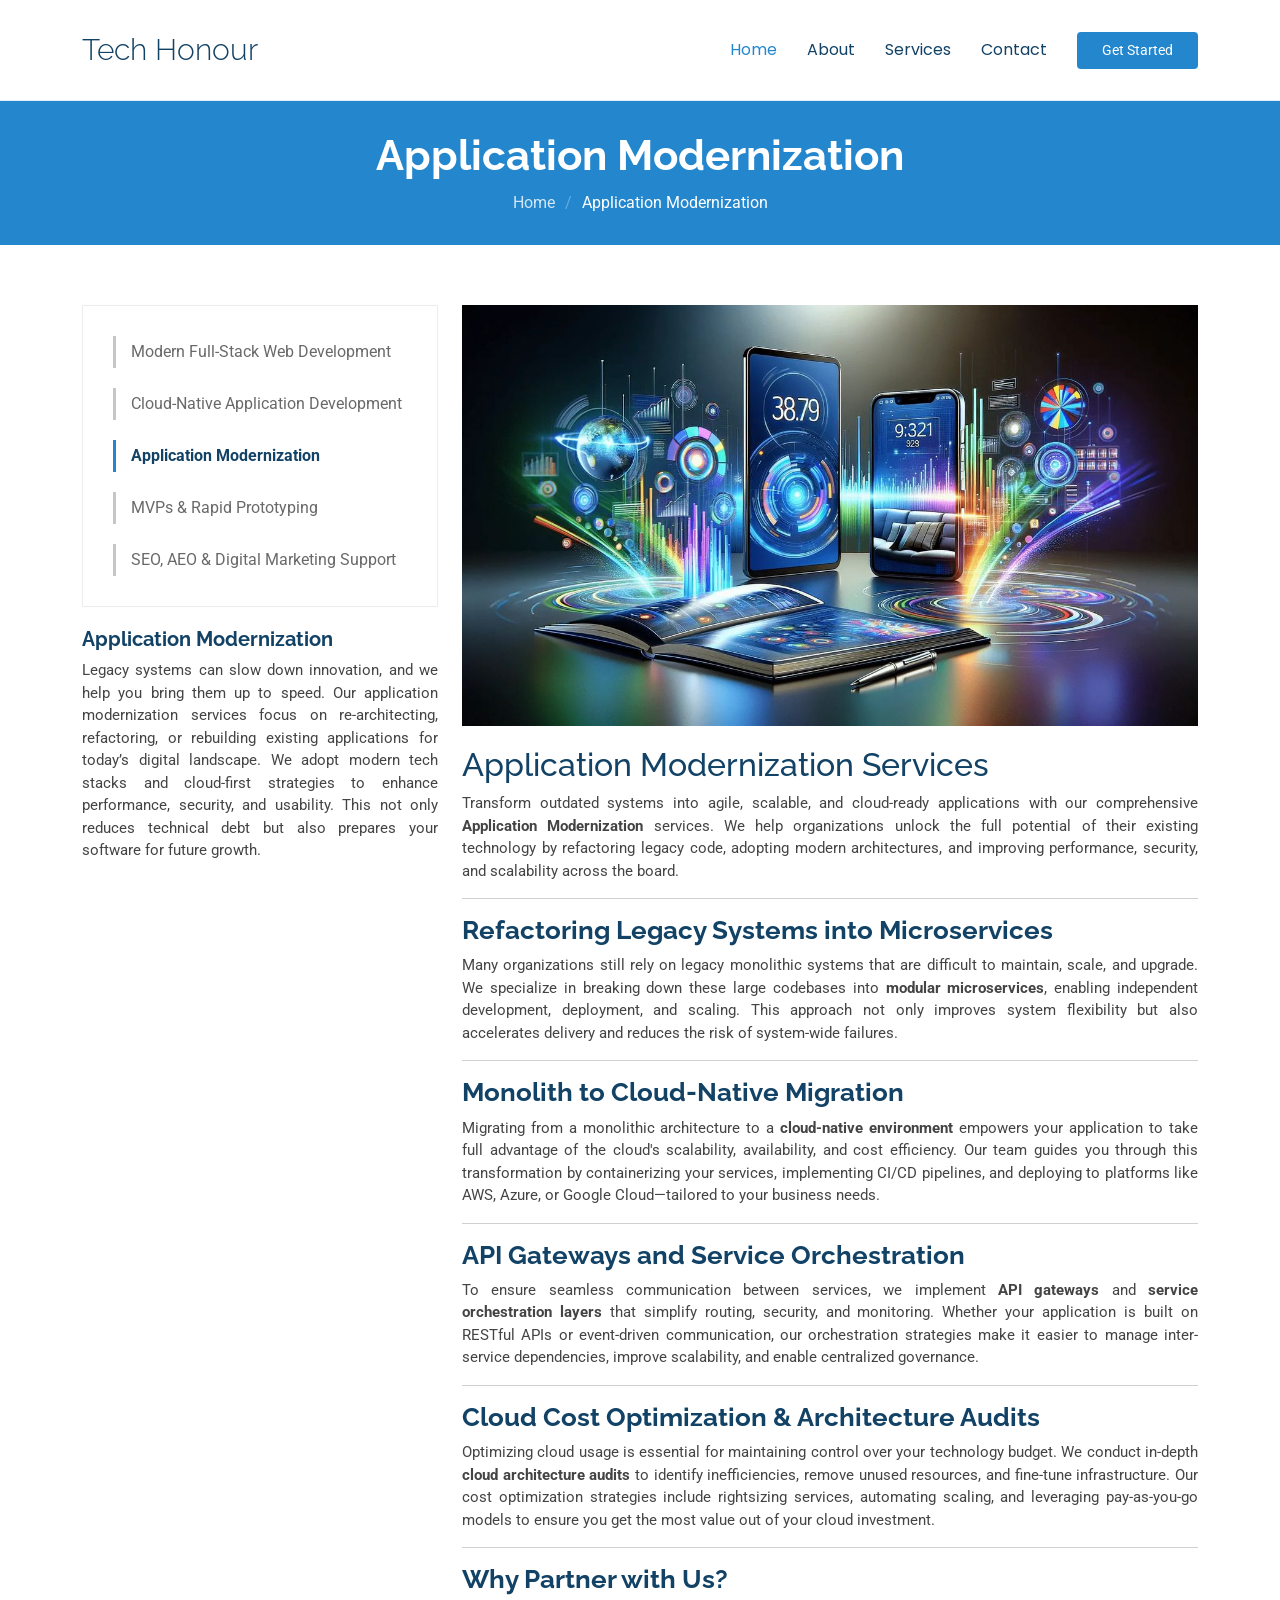
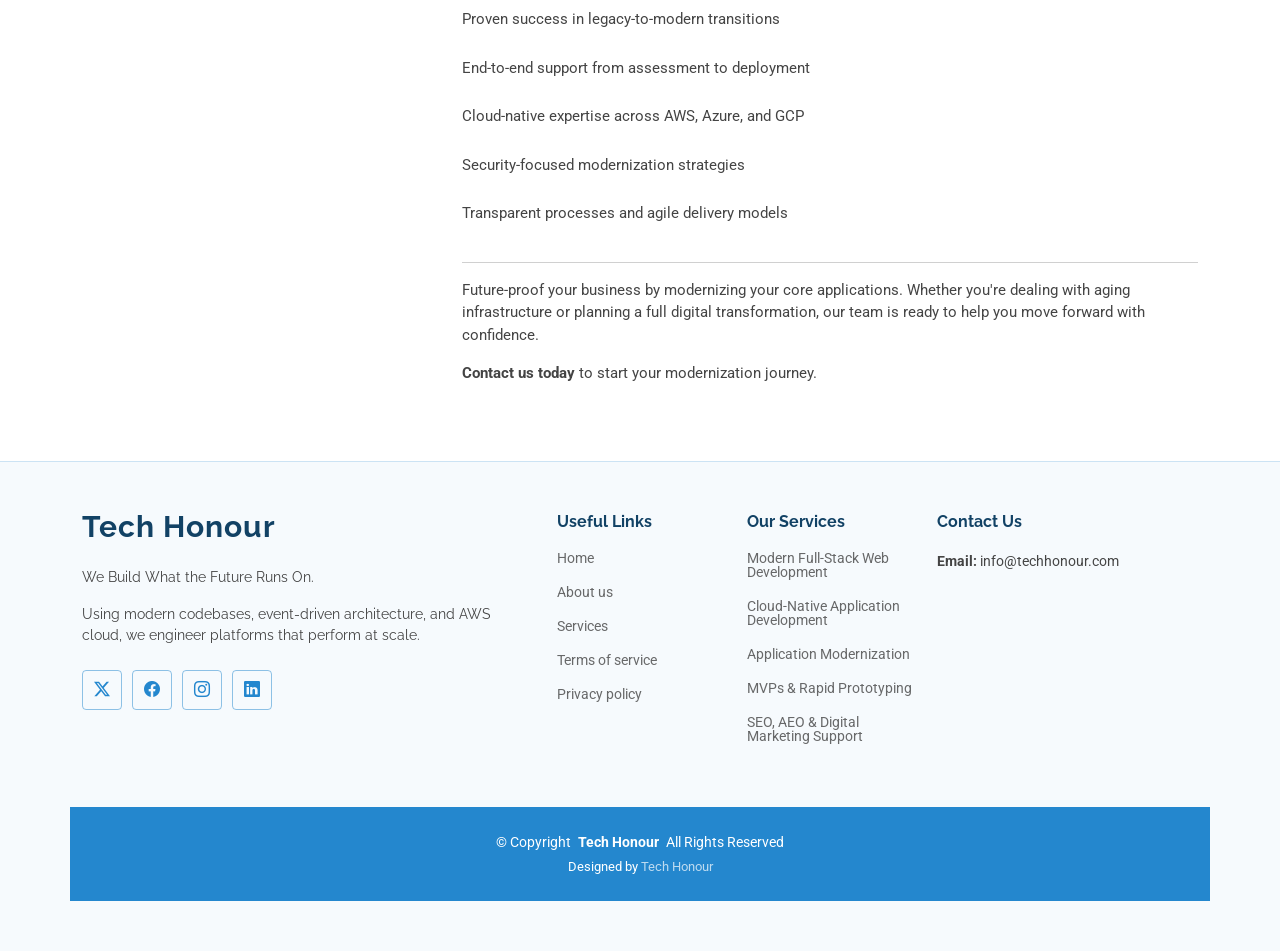
<file: application-modernization-details.html>
<!DOCTYPE html>
<html lang="en">

<head>
  <meta charset="utf-8">
  <meta content="width=device-width, initial-scale=1.0" name="viewport">
  <title>Tech Honour - Application Modernization Services</title>
  <meta name="description" content="">
  <meta name="keywords" content="">

  <!-- Favicons -->
  <link href="assets/img/favicon.png" rel="icon">
  <link href="assets/img/apple-touch-icon.png" rel="apple-touch-icon">

  <!-- Fonts -->
  <link href="https://fonts.googleapis.com" rel="preconnect">
  <link href="https://fonts.gstatic.com" rel="preconnect" crossorigin>
  <link href="https://fonts.googleapis.com/css2?family=Roboto:ital,wght@0,100;0,300;0,400;0,500;0,700;0,900;1,100;1,300;1,400;1,500;1,700;1,900&family=Poppins:ital,wght@0,100;0,200;0,300;0,400;0,500;0,600;0,700;0,800;0,900;1,100;1,200;1,300;1,400;1,500;1,600;1,700;1,800;1,900&family=Raleway:ital,wght@0,100;0,200;0,300;0,400;0,500;0,600;0,700;0,800;0,900;1,100;1,200;1,300;1,400;1,500;1,600;1,700;1,800;1,900&display=swap" rel="stylesheet">

  <!-- Vendor CSS Files -->
  <link href="assets/vendor/bootstrap/css/bootstrap.min.css" rel="stylesheet">
  <link href="assets/vendor/bootstrap-icons/bootstrap-icons.css" rel="stylesheet">
  <link href="assets/vendor/aos/aos.css" rel="stylesheet">
  <link href="assets/vendor/glightbox/css/glightbox.min.css" rel="stylesheet">
  <link href="assets/vendor/swiper/swiper-bundle.min.css" rel="stylesheet">

  <!-- Main CSS File -->
  <link href="assets/css/main.css" rel="stylesheet">
  
</head>

<body class="service-details-page">

  <header id="header" class="header d-flex align-items-center sticky-top">
    <div class="container-fluid container-xl position-relative d-flex align-items-center">

      <a href="index.html" class="logo d-flex align-items-center me-auto">
        <!-- Uncomment the line below if you also wish to use an image logo -->
        <!-- <img src="assets/img/logo.png" alt=""> -->
        <h1 class="sitename">Tech Honour</h1>
      </a>

      <nav id="navmenu" class="navmenu">
        <ul>
          <li><a href="index.html#hero" class="active">Home<br></a></li>
          <li><a href="index.html#about">About</a></li>
          <li><a href="index.html#services">Services</a></li>
        <!--  <li><a href="#portfolio">Portfolio</a></li>
          <li><a href="#team">Team</a></li>
          <li class="dropdown"><a href="#"><span>Dropdown</span> <i class="bi bi-chevron-down toggle-dropdown"></i></a>
            <ul>
              <li><a href="#">Dropdown 1</a></li>
              <li class="dropdown"><a href="#"><span>Deep Dropdown</span> <i class="bi bi-chevron-down toggle-dropdown"></i></a>
                <ul>
                  <li><a href="#">Deep Dropdown 1</a></li>
                  <li><a href="#">Deep Dropdown 2</a></li>
                  <li><a href="#">Deep Dropdown 3</a></li>
                  <li><a href="#">Deep Dropdown 4</a></li>
                  <li><a href="#">Deep Dropdown 5</a></li>
                </ul>
              </li>
              <li><a href="#">Dropdown 2</a></li>
              <li><a href="#">Dropdown 3</a></li>
              <li><a href="#">Dropdown 4</a></li>
            </ul>
          </li>-->
          <li><a href="index.html#contact">Contact</a></li>
        </ul>
        <i class="mobile-nav-toggle d-xl-none bi bi-list"></i>
      </nav>

       <a class="btn-getstarted" href="index.html#about">Get Started</a>

    </div>
  </header>

  <main class="main">

    <!-- Page Title -->
    <div class="page-title accent-background">
      <div class="container">
        <h1>Application Modernization</h1>
        <nav class="breadcrumbs">
          <ol>
            <li><a href="index.html">Home</a></li>
            <li class="current">Application Modernization</li>
          </ol>
        </nav>
      </div>
    </div><!-- End Page Title -->

    <!-- Service Details Section -->
    <section id="service-details" class="service-details section">

      <div class="container">

        <div class="row gy-4">

          <div class="col-lg-4" data-aos="fade-up" data-aos-delay="100">
            <div class="services-list">
              <a href="full-stack-details.html" >Modern Full-Stack Web Development</a>
              <a href="cloud-native-details.html">Cloud-Native Application Development</a>
              <a href="application-modernization-details.html" class="active">Application Modernization</a>
              <a href="mvp-rapid-prototyping-details.html">MVPs & Rapid Prototyping</a>
              <a href="seo-aeo-digital-marketing-details.html">SEO, AEO & Digital Marketing Support</a>
            </div>

            <h4>Application Modernization</h4>
            <p class="p-tetx-justify">Legacy systems can slow down innovation, and we help you bring them up to speed. Our application modernization services focus on re-architecting, refactoring, or rebuilding existing applications for today’s digital landscape. We adopt modern tech stacks and cloud-first strategies to enhance performance, security, and usability. This not only reduces technical debt but also prepares your software for future growth.</p>
          </div>

          <div class="col-lg-8" data-aos="fade-up" data-aos-delay="200">
            <img src="assets/img/services/application.jpg" alt="" class="img-fluid services-img">
            <div class="markdown prose dark:prose-invert w-full break-words light">
              <h2>Application Modernization Services</h2>
              <p class="p-tetx-justify">Transform outdated systems into agile, scalable, and cloud-ready applications with our comprehensive <strong>Application Modernization</strong> services. We help organizations unlock the full potential of their existing technology by refactoring legacy code, adopting modern architectures, and improving performance, security, and scalability across the board.</p>
              <hr>
              <h3>Refactoring Legacy Systems into Microservices</h3>
              <p class="p-tetx-justify">Many organizations still rely on legacy monolithic systems that are difficult to maintain, scale, and upgrade. We specialize in breaking down these large codebases into <strong>modular microservices</strong>, enabling independent development, deployment, and scaling. This approach not only improves system flexibility but also accelerates delivery and reduces the risk of system-wide failures.</p>
              <hr>
              <h3>Monolith to Cloud-Native Migration</h3>
              <p class="p-tetx-justify">Migrating from a monolithic architecture to a <strong>cloud-native environment</strong> empowers your application to take full advantage of the cloud's scalability, availability, and cost efficiency. Our team guides you through this transformation by containerizing your services, implementing CI/CD pipelines, and deploying to platforms like AWS, Azure, or Google Cloud—tailored to your business needs.</p>
              <hr>
              <h3>API Gateways and Service Orchestration</h3>
              <p class="p-tetx-justify">To ensure seamless communication between services, we implement <strong>API gateways</strong> and <strong>service orchestration layers</strong> that simplify routing, security, and monitoring. Whether your application is built on RESTful APIs or event-driven communication, our orchestration strategies make it easier to manage inter-service dependencies, improve scalability, and enable centralized governance.</p>
              <hr>
              <h3>Cloud Cost Optimization &amp; Architecture Audits</h3>
              <p class="p-tetx-justify">Optimizing cloud usage is essential for maintaining control over your technology budget. We conduct in-depth <strong>cloud architecture audits</strong> to identify inefficiencies, remove unused resources, and fine-tune infrastructure. Our cost optimization strategies include rightsizing services, automating scaling, and leveraging pay-as-you-go models to ensure you get the most value out of your cloud investment.</p>
              <hr>
              <h3>Why Partner with Us?</h3>
              <ul>
              <li>
              <p>Proven success in legacy-to-modern transitions</p>
              </li>
              <li>
              <p>End-to-end support from assessment to deployment</p>
              </li>
              <li>
              <p>Cloud-native expertise across AWS, Azure, and GCP</p>
              </li>
              <li>
              <p>Security-focused modernization strategies</p>
              </li>
              <li>
              <p>Transparent processes and agile delivery models</p>
              </li>
              </ul>
              <hr>
              <p>Future-proof your business by modernizing your core applications. Whether you're dealing with aging infrastructure or planning a full digital transformation, our team is ready to help you move forward with confidence.</p>
              <p><strong>Contact us today</strong> to start your modernization journey.</p>


          </div>

        </div>

      </div>

    </section><!-- /Service Details Section -->

  </main>

   <footer id="footer" class="footer light-background">

    <div class="container footer-top">
      <div class="row gy-4">
        <div class="col-lg-5 col-md-12 footer-about">
          <a href="index.html" class="logo d-flex align-items-center">
            <span class="sitename">Tech Honour</span>
          </a>
          <p>We Build What the Future Runs On.</p>
          <p>Using modern codebases, event-driven architecture, and AWS cloud, we engineer platforms that perform at scale.</p> 
          <div class="social-links d-flex mt-4">
            <a href=""><i class="bi bi-twitter-x"></i></a>
            <a href=""><i class="bi bi-facebook"></i></a>
            <a href=""><i class="bi bi-instagram"></i></a>
            <a href=""><i class="bi bi-linkedin"></i></a>
          </div>
        </div>

        <div class="col-lg-2 col-6 footer-links">
          <h4>Useful Links</h4>
        <ul>
            <li><a href="index.html#hero" class="active">Home</a></li>
            <li><a href="index.html#about">About us</a></li>
            <li><a href="index.html#services">Services</a></li>
            <li><a href="terms-of-service.html">Terms of service</a></li>
            <li><a href="privacy-policy.html">Privacy policy</a></li>
          </ul>
        </div>

        <div class="col-lg-2 col-6 footer-links">
          <h4>Our Services</h4>
          <ul>          
              <li><a href="full-stack-details.html">Modern Full-Stack Web Development</a></li>
              <li><a href="cloud-native-details.html">Cloud-Native Application Development</a></li>
              <li><a href="application-modernization-details.html">Application Modernization</a></li>
              <li><a href="mvp-rapid-prototyping-details.html">MVPs & Rapid Prototyping</a></li>
              <li><a href="seo-aeo-digital-marketing-details.html">SEO, AEO & Digital Marketing Support</a></li>
            </ul>
        </div>

        <div class="col-lg-3 col-md-12 footer-contact text-center text-md-start">
          <h4>Contact Us</h4>
          <!--<p>A108 Adam Street</p>
          <p>New York, NY 535022</p>
          <p>United States</p>
          <p class="mt-4"><strong>Phone:</strong> <span>+1 5589 55488 55</span></p>-->
          <p><strong>Email:</strong> <span>info@techhonour.com</span></p>
        </div>

      </div>
    </div>

    <div class="container copyright text-center mt-4">
      <p>© <span>Copyright</span> <strong class="px-1 sitename">Tech Honour</strong> <span>All Rights Reserved</span></p>
      <div class="credits">
         Designed by <a href="https://techhonour.com/">Tech Honour</a> 
      </div>
    </div>

  </footer>

  <!-- Scroll Top -->
  <a href="#" id="scroll-top" class="scroll-top d-flex align-items-center justify-content-center"><i class="bi bi-arrow-up-short"></i></a>

  <!-- Preloader -->
  <div id="preloader"></div>

  <!-- Vendor JS Files -->
  <script src="assets/vendor/bootstrap/js/bootstrap.bundle.min.js"></script>
  <script src="assets/vendor/php-email-form/validate.js"></script>
  <script src="assets/vendor/aos/aos.js"></script>
  <script src="assets/vendor/purecounter/purecounter_vanilla.js"></script>
  <script src="assets/vendor/glightbox/js/glightbox.min.js"></script>
  <script src="assets/vendor/swiper/swiper-bundle.min.js"></script>
  <script src="assets/vendor/imagesloaded/imagesloaded.pkgd.min.js"></script>
  <script src="assets/vendor/isotope-layout/isotope.pkgd.min.js"></script>

  <!-- Main JS File -->
  <script src="assets/js/main.js"></script>

</body>

</html>
</file>
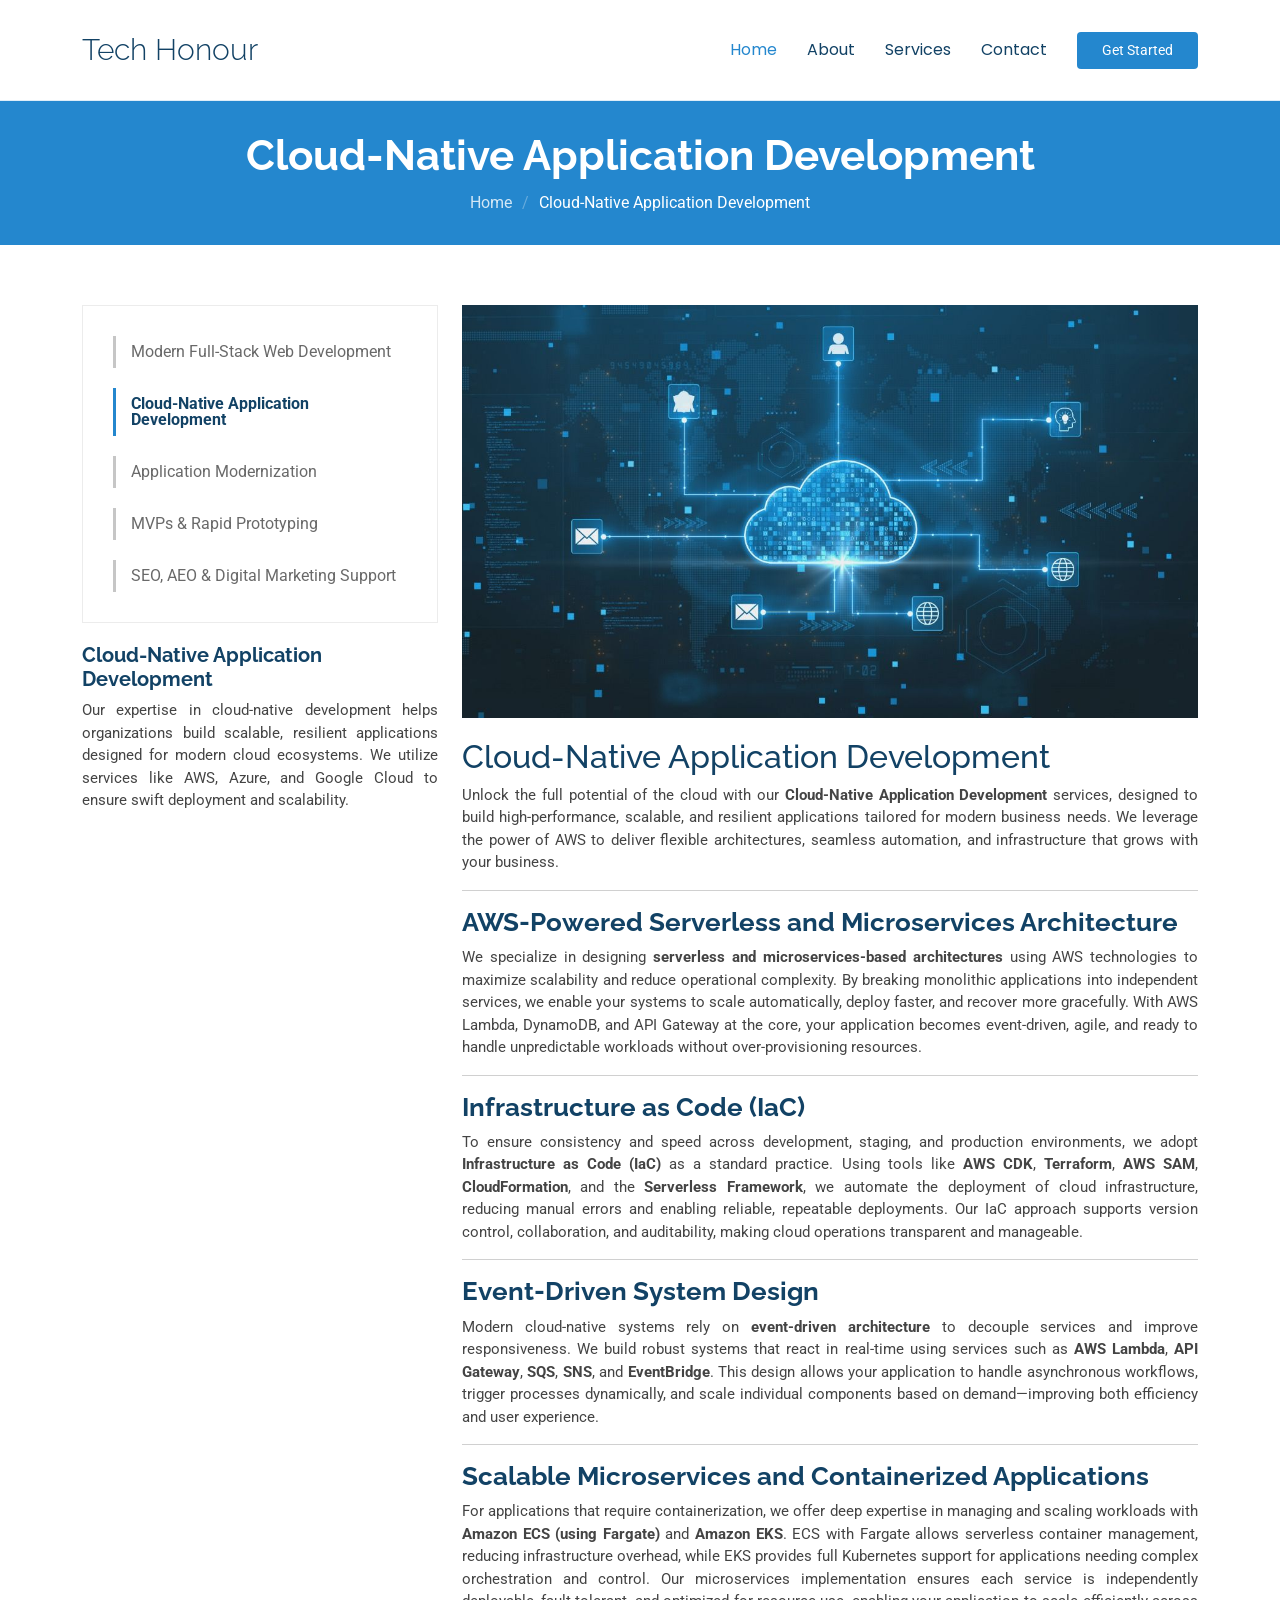
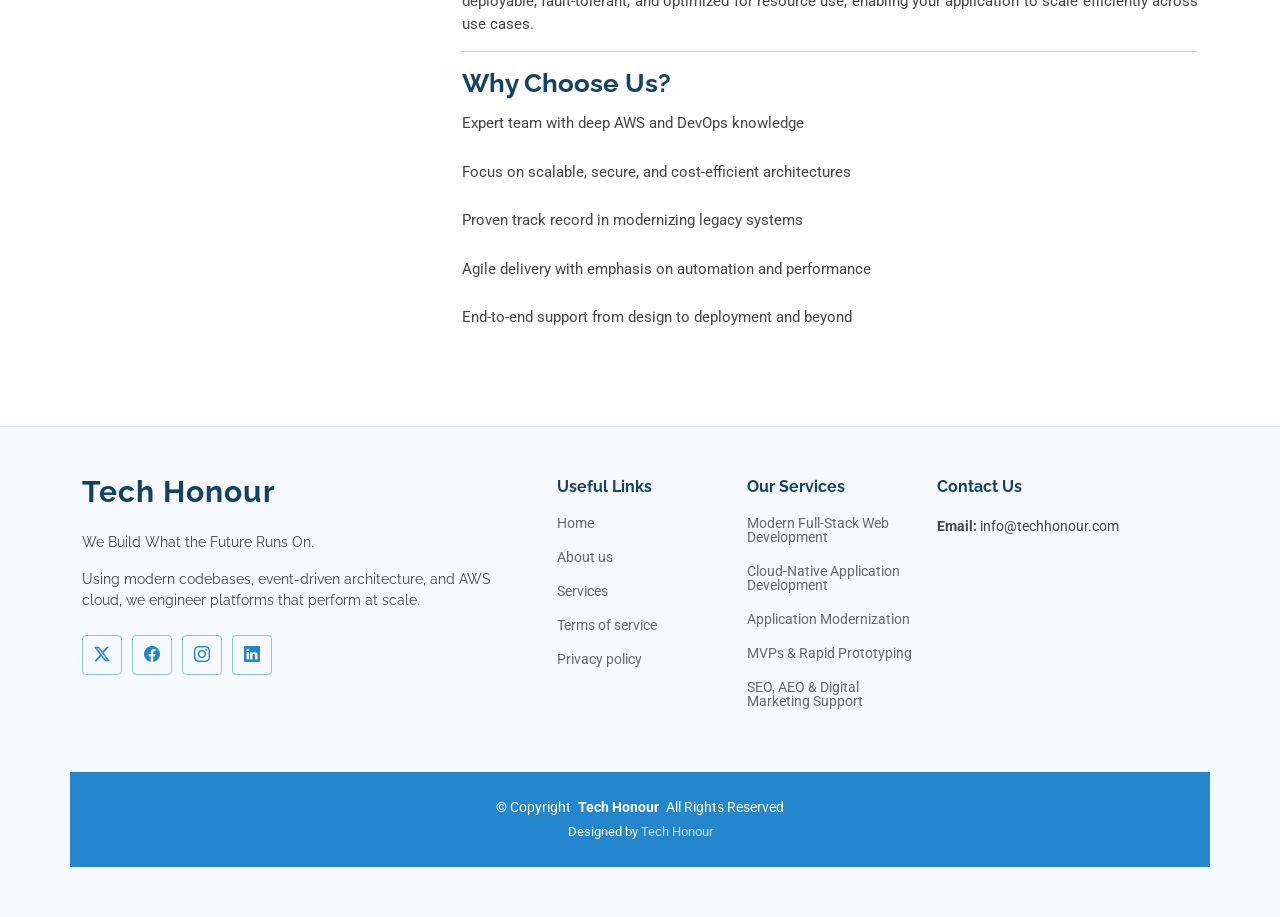
<file: cloud-native-details.html>
<!DOCTYPE html>
<html lang="en">

<head>
  <meta charset="utf-8">
  <meta content="width=device-width, initial-scale=1.0" name="viewport">
  <title>Tech Honour - Cloud-Native Application Development</title>
  <meta name="description" content="">
  <meta name="keywords" content="">

  <!-- Favicons -->
  <link href="assets/img/favicon.png" rel="icon">
  <link href="assets/img/apple-touch-icon.png" rel="apple-touch-icon">

  <!-- Fonts -->
  <link href="https://fonts.googleapis.com" rel="preconnect">
  <link href="https://fonts.gstatic.com" rel="preconnect" crossorigin>
  <link href="https://fonts.googleapis.com/css2?family=Roboto:ital,wght@0,100;0,300;0,400;0,500;0,700;0,900;1,100;1,300;1,400;1,500;1,700;1,900&family=Poppins:ital,wght@0,100;0,200;0,300;0,400;0,500;0,600;0,700;0,800;0,900;1,100;1,200;1,300;1,400;1,500;1,600;1,700;1,800;1,900&family=Raleway:ital,wght@0,100;0,200;0,300;0,400;0,500;0,600;0,700;0,800;0,900;1,100;1,200;1,300;1,400;1,500;1,600;1,700;1,800;1,900&display=swap" rel="stylesheet">

  <!-- Vendor CSS Files -->
  <link href="assets/vendor/bootstrap/css/bootstrap.min.css" rel="stylesheet">
  <link href="assets/vendor/bootstrap-icons/bootstrap-icons.css" rel="stylesheet">
  <link href="assets/vendor/aos/aos.css" rel="stylesheet">
  <link href="assets/vendor/glightbox/css/glightbox.min.css" rel="stylesheet">
  <link href="assets/vendor/swiper/swiper-bundle.min.css" rel="stylesheet">

  <!-- Main CSS File -->
  <link href="assets/css/main.css" rel="stylesheet">
  
</head>

<body class="service-details-page">

  <header id="header" class="header d-flex align-items-center sticky-top">
    <div class="container-fluid container-xl position-relative d-flex align-items-center">

      <a href="index.html" class="logo d-flex align-items-center me-auto">
        <!-- Uncomment the line below if you also wish to use an image logo -->
        <!-- <img src="assets/img/logo.png" alt=""> -->
        <h1 class="sitename">Tech Honour</h1>
      </a>

      <nav id="navmenu" class="navmenu">
      <ul>
          <li><a href="index.html#hero" class="active">Home<br></a></li>
          <li><a href="index.html#about">About</a></li>
          <li><a href="index.html#services">Services</a></li>
        <!--  <li><a href="#portfolio">Portfolio</a></li>
          <li><a href="#team">Team</a></li>
          <li class="dropdown"><a href="#"><span>Dropdown</span> <i class="bi bi-chevron-down toggle-dropdown"></i></a>
            <ul>
              <li><a href="#">Dropdown 1</a></li>
              <li class="dropdown"><a href="#"><span>Deep Dropdown</span> <i class="bi bi-chevron-down toggle-dropdown"></i></a>
                <ul>
                  <li><a href="#">Deep Dropdown 1</a></li>
                  <li><a href="#">Deep Dropdown 2</a></li>
                  <li><a href="#">Deep Dropdown 3</a></li>
                  <li><a href="#">Deep Dropdown 4</a></li>
                  <li><a href="#">Deep Dropdown 5</a></li>
                </ul>
              </li>
              <li><a href="#">Dropdown 2</a></li>
              <li><a href="#">Dropdown 3</a></li>
              <li><a href="#">Dropdown 4</a></li>
            </ul>
          </li>-->
          <li><a href="index.html#contact">Contact</a></li>
        </ul>
        <i class="mobile-nav-toggle d-xl-none bi bi-list"></i>
      </nav>

       <a class="btn-getstarted" href="index.html#about">Get Started</a>

    </div>
  </header>

  <main class="main">

    <!-- Page Title -->
    <div class="page-title accent-background">
      <div class="container">
        <h1>Cloud-Native Application Development</h1>
        <nav class="breadcrumbs">
          <ol>
            <li><a href="index.html">Home</a></li>
            <li class="current">Cloud-Native Application Development</li>
          </ol>
        </nav>
      </div>
    </div><!-- End Page Title -->

    <!-- Service Details Section -->
    <section id="service-details" class="service-details section">

      <div class="container">

        <div class="row gy-4">

          <div class="col-lg-4" data-aos="fade-up" data-aos-delay="100">
             <div class="services-list">
              <a href="full-stack-details.html" >Modern Full-Stack Web Development</a>
              <a href="cloud-native-details.html" class="active">Cloud-Native Application Development</a>
              <a href="application-modernization-details.html">Application Modernization</a>
              <a href="mvp-rapid-prototyping-details.html">MVPs & Rapid Prototyping</a>
              <a href="seo-aeo-digital-marketing-details.html">SEO, AEO & Digital Marketing Support</a>
            </div>

            <h4>Cloud-Native Application Development</h4>
           <p class="p-tetx-justify">Our expertise in cloud-native development helps organizations build scalable, resilient applications designed for modern cloud ecosystems. We utilize services like AWS, Azure, and Google Cloud to ensure swift deployment and scalability.</p>
          </div>

          <div class="col-lg-8" data-aos="fade-up" data-aos-delay="200">
            <img src="assets/img/services/cloudnativ.jpg" alt="" class="img-fluid services-img">
            <div class="markdown prose dark:prose-invert w-full break-words light">
              <h2>Cloud-Native Application Development</h2>
              <p class="p-tetx-justify">Unlock the full potential of the cloud with our <strong data-start="257" data-end="297">Cloud-Native Application Development</strong> services, designed to build high-performance, scalable, and resilient applications tailored for modern business needs. We leverage the power of AWS to deliver flexible architectures, seamless automation, and infrastructure that grows with your business.</p>
              <hr>
              <h3>AWS-Powered Serverless and Microservices Architecture</h3>
              <p class="p-tetx-justify">We specialize in designing <strong data-start="644" data-end="696">serverless and microservices-based architectures</strong> using AWS technologies to maximize scalability and reduce operational complexity. By breaking monolithic applications into independent services, we enable your systems to scale automatically, deploy faster, and recover more gracefully. With AWS Lambda, DynamoDB, and API Gateway at the core, your application becomes event-driven, agile, and ready to handle unpredictable workloads without over-provisioning resources.</p>
              <hr>
              <h3>Infrastructure as Code (IaC)</h3>
              <p class="p-tetx-justify">To ensure consistency and speed across development, staging, and production environments, we adopt <strong data-start="1255" data-end="1287">Infrastructure as Code (IaC)</strong> as a standard practice. Using tools like <strong data-start="1329" data-end="1340">AWS CDK</strong>, <strong data-start="1342" data-end="1355">Terraform</strong>, <strong data-start="1357" data-end="1368">AWS SAM</strong>, <strong data-start="1370" data-end="1388">CloudFormation</strong>, and the <strong data-start="1398" data-end="1422">Serverless Framework</strong>, we automate the deployment of cloud infrastructure, reducing manual errors and enabling reliable, repeatable deployments. Our IaC approach supports version control, collaboration, and auditability, making cloud operations transparent and manageable.</p>
              <hr>
              <h3>Event-Driven System Design</h3>
              <p class="p-tetx-justify">Modern cloud-native systems rely on <strong data-start="1748" data-end="1777">event-driven architecture</strong> to decouple services and improve responsiveness. We build robust systems that react in real-time using services such as <strong data-start="1898" data-end="1912">AWS Lambda</strong>, <strong data-start="1914" data-end="1929">API Gateway</strong>, <strong data-start="1931" data-end="1938">SQS</strong>, <strong data-start="1940" data-end="1947">SNS</strong>, and <strong data-start="1953" data-end="1968">EventBridge</strong>. This design allows your application to handle asynchronous workflows, trigger processes dynamically, and scale individual components based on demand—improving both efficiency and user experience.</p>
              <hr>
              <h3>Scalable Microservices and Containerized Applications</h3>
              <p class="p-tetx-justify">For applications that require containerization, we offer deep expertise in managing and scaling workloads with <strong data-start="2342" data-end="2372">Amazon ECS (using Fargate)</strong> and <strong data-start="2377" data-end="2391">Amazon EKS</strong>. ECS with Fargate allows serverless container management, reducing infrastructure overhead, while EKS provides full Kubernetes support for applications needing complex orchestration and control. Our microservices implementation ensures each service is independently deployable, fault-tolerant, and optimized for resource use, enabling your application to scale efficiently across use cases.</p>
              <hr>
              <h3>Why Choose Us?</h3>
              <ul>
              <li>
              <p>Expert team with deep AWS and DevOps knowledge</p>
              </li>
              <li>
              <p>Focus on scalable, secure, and cost-efficient architectures</p>
              </li>
              <li>
              <p>Proven track record in modernizing legacy systems</p>
              </li>
              <li>
              <p>Agile delivery with emphasis on automation and performance</p>
              </li>
              <li>
              <p>End-to-end support from design to deployment and beyond</p>
              </li>
              </ul>

          </div>

        </div>

      </div>

    </section><!-- /Service Details Section -->

  </main>

    <footer id="footer" class="footer light-background">

    <div class="container footer-top">
      <div class="row gy-4">
        <div class="col-lg-5 col-md-12 footer-about">
          <a href="index.html" class="logo d-flex align-items-center">
            <span class="sitename">Tech Honour</span>
          </a>
          <p>We Build What the Future Runs On.</p>
          <p>Using modern codebases, event-driven architecture, and AWS cloud, we engineer platforms that perform at scale.</p> 
          <div class="social-links d-flex mt-4">
            <a href=""><i class="bi bi-twitter-x"></i></a>
            <a href=""><i class="bi bi-facebook"></i></a>
            <a href=""><i class="bi bi-instagram"></i></a>
            <a href=""><i class="bi bi-linkedin"></i></a>
          </div>
        </div>

        <div class="col-lg-2 col-6 footer-links">
          <h4>Useful Links</h4>
        <ul>
            <li><a href="index.html#hero" class="active">Home</a></li>
            <li><a href="index.html#about">About us</a></li>
            <li><a href="index.html#services">Services</a></li>
            <li><a href="terms-of-service.html">Terms of service</a></li>
            <li><a href="privacy-policy.html">Privacy policy</a></li>
          </ul>
        </div>

        <div class="col-lg-2 col-6 footer-links">
          <h4>Our Services</h4>
          <ul>          
              <li><a href="full-stack-details.html">Modern Full-Stack Web Development</a></li>
              <li><a href="cloud-native-details.html">Cloud-Native Application Development</a></li>
              <li><a href="application-modernization-details.html">Application Modernization</a></li>
              <li><a href="mvp-rapid-prototyping-details.html">MVPs & Rapid Prototyping</a></li>
              <li><a href="seo-aeo-digital-marketing-details.html">SEO, AEO & Digital Marketing Support</a></li>
            </ul>
        </div>

        <div class="col-lg-3 col-md-12 footer-contact text-center text-md-start">
          <h4>Contact Us</h4>
          <!--<p>A108 Adam Street</p>
          <p>New York, NY 535022</p>
          <p>United States</p>
          <p class="mt-4"><strong>Phone:</strong> <span>+1 5589 55488 55</span></p>-->
          <p><strong>Email:</strong> <span>info@techhonour.com</span></p>
        </div>

      </div>
    </div>

    <div class="container copyright text-center mt-4">
      <p>© <span>Copyright</span> <strong class="px-1 sitename">Tech Honour</strong> <span>All Rights Reserved</span></p>
      <div class="credits">
         Designed by <a href="https://techhonour.com/">Tech Honour</a> 
      </div>
    </div>

  </footer>

  <!-- Scroll Top -->
  <a href="#" id="scroll-top" class="scroll-top d-flex align-items-center justify-content-center"><i class="bi bi-arrow-up-short"></i></a>

  <!-- Preloader -->
  <div id="preloader"></div>

  <!-- Vendor JS Files -->
  <script src="assets/vendor/bootstrap/js/bootstrap.bundle.min.js"></script>
  <script src="assets/vendor/php-email-form/validate.js"></script>
  <script src="assets/vendor/aos/aos.js"></script>
  <script src="assets/vendor/purecounter/purecounter_vanilla.js"></script>
  <script src="assets/vendor/glightbox/js/glightbox.min.js"></script>
  <script src="assets/vendor/swiper/swiper-bundle.min.js"></script>
  <script src="assets/vendor/imagesloaded/imagesloaded.pkgd.min.js"></script>
  <script src="assets/vendor/isotope-layout/isotope.pkgd.min.js"></script>

  <!-- Main JS File -->
  <script src="assets/js/main.js"></script>

</body>

</html>
</file>
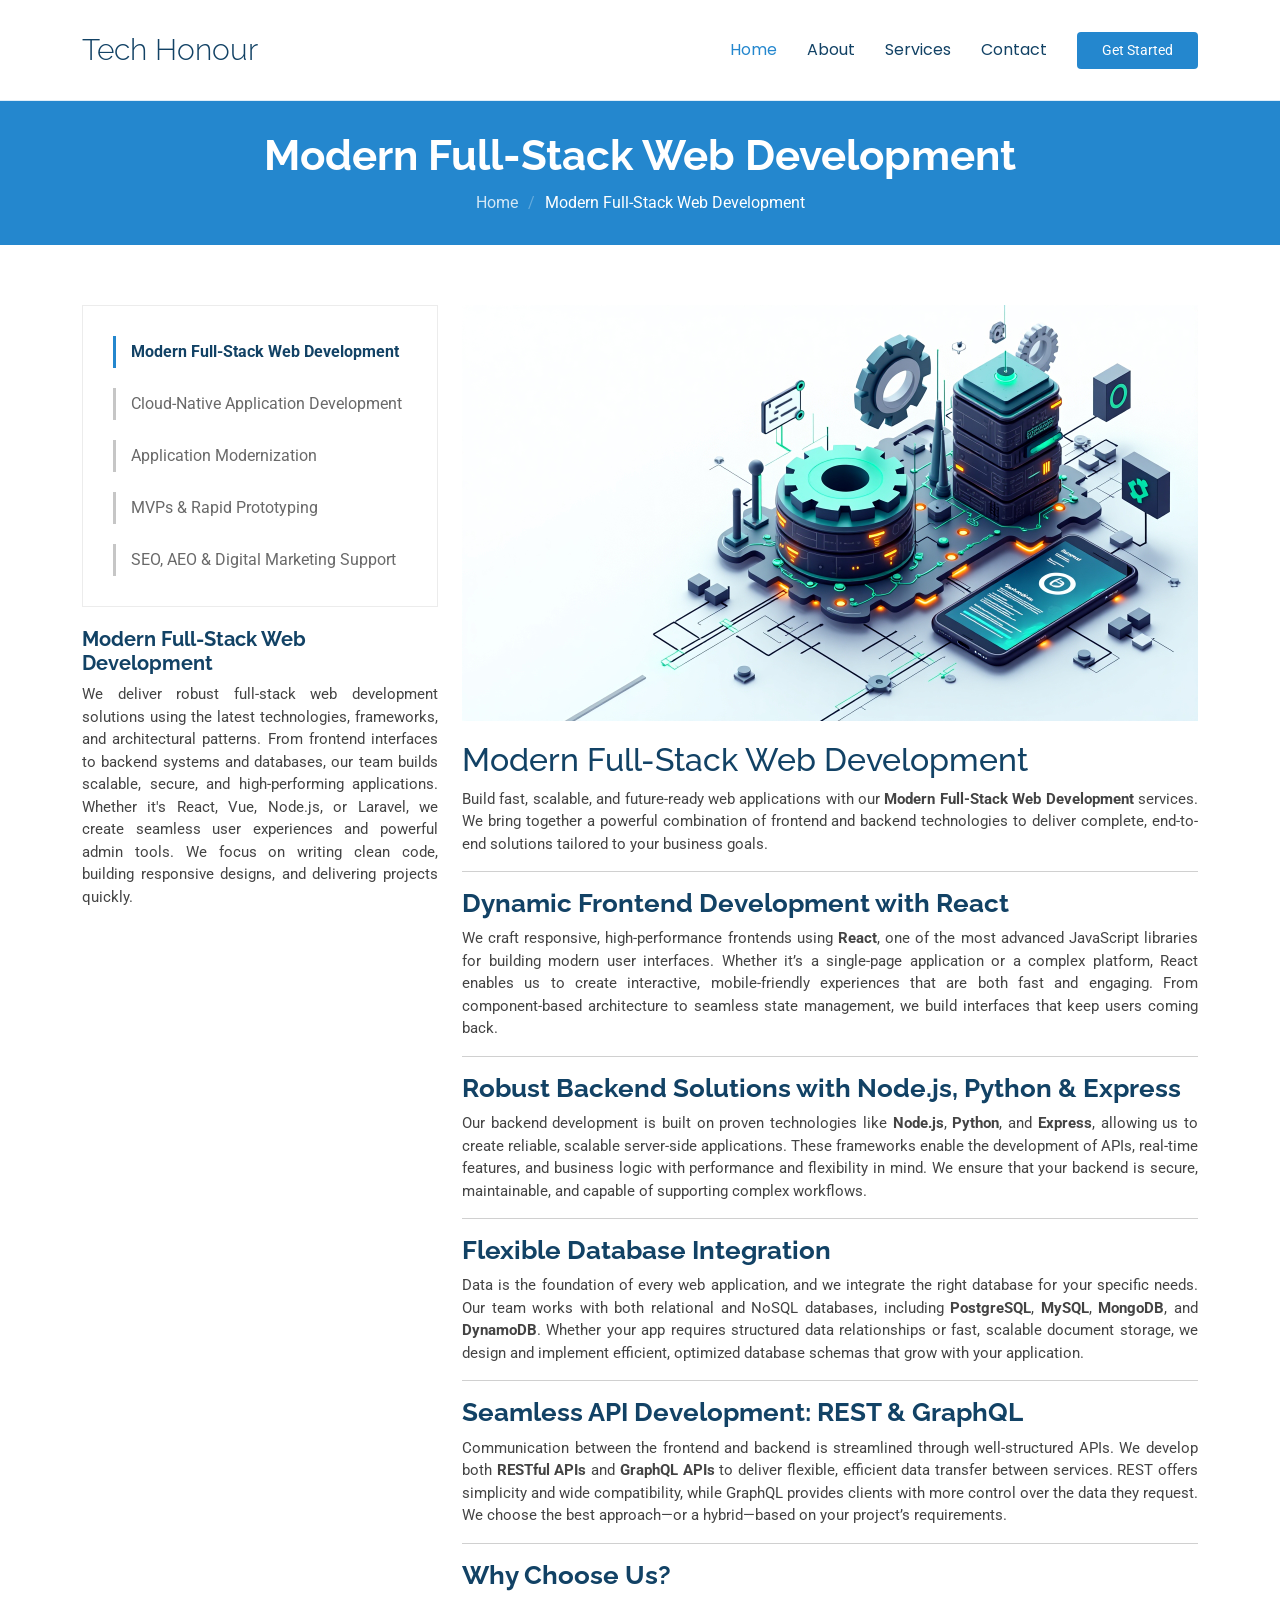
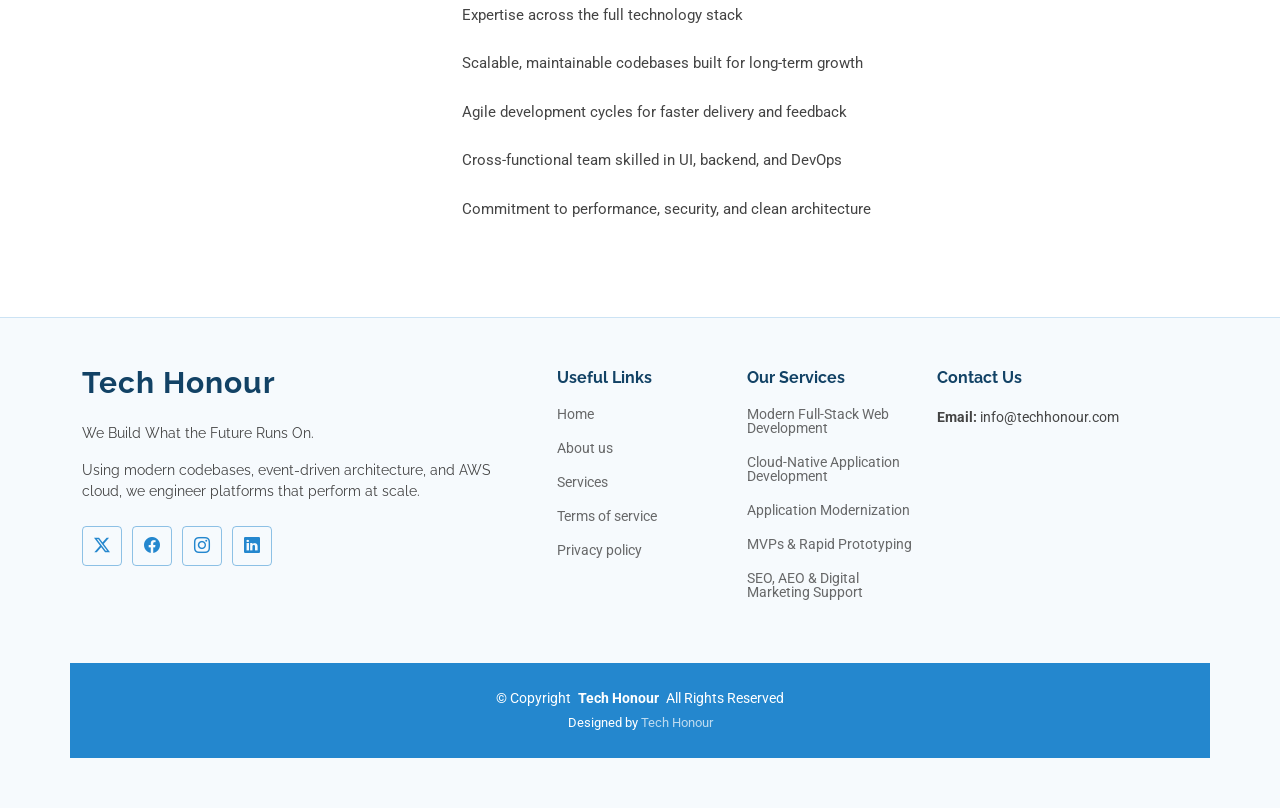
<file: full-stack-details.html>
<!DOCTYPE html>
<html lang="en">

<head>
  <meta charset="utf-8">
  <meta content="width=device-width, initial-scale=1.0" name="viewport">
  <title>Tech Honour - Modern Full-Stack Web Development</title>
  <meta name="description" content="">
  <meta name="keywords" content="">

  <!-- Favicons -->
  <link href="assets/img/favicon.png" rel="icon">
  <link href="assets/img/apple-touch-icon.png" rel="apple-touch-icon">

  <!-- Fonts -->
  <link href="https://fonts.googleapis.com" rel="preconnect">
  <link href="https://fonts.gstatic.com" rel="preconnect" crossorigin>
  <link href="https://fonts.googleapis.com/css2?family=Roboto:ital,wght@0,100;0,300;0,400;0,500;0,700;0,900;1,100;1,300;1,400;1,500;1,700;1,900&family=Poppins:ital,wght@0,100;0,200;0,300;0,400;0,500;0,600;0,700;0,800;0,900;1,100;1,200;1,300;1,400;1,500;1,600;1,700;1,800;1,900&family=Raleway:ital,wght@0,100;0,200;0,300;0,400;0,500;0,600;0,700;0,800;0,900;1,100;1,200;1,300;1,400;1,500;1,600;1,700;1,800;1,900&display=swap" rel="stylesheet">

  <!-- Vendor CSS Files -->
  <link href="assets/vendor/bootstrap/css/bootstrap.min.css" rel="stylesheet">
  <link href="assets/vendor/bootstrap-icons/bootstrap-icons.css" rel="stylesheet">
  <link href="assets/vendor/aos/aos.css" rel="stylesheet">
  <link href="assets/vendor/glightbox/css/glightbox.min.css" rel="stylesheet">
  <link href="assets/vendor/swiper/swiper-bundle.min.css" rel="stylesheet">

  <!-- Main CSS File -->
  <link href="assets/css/main.css" rel="stylesheet">
</head>

<body class="service-details-page">

  <header id="header" class="header d-flex align-items-center sticky-top">
    <div class="container-fluid container-xl position-relative d-flex align-items-center">

      <a href="index.html" class="logo d-flex align-items-center me-auto">
        <!-- Uncomment the line below if you also wish to use an image logo -->
        <!-- <img src="assets/img/logo.png" alt=""> -->
        <h1 class="sitename">Tech Honour</h1>
      </a>

      <nav id="navmenu" class="navmenu">
       <ul>
          <li><a href="index.html#hero" class="active">Home<br></a></li>
          <li><a href="index.html#about">About</a></li>
          <li><a href="index.html#services">Services</a></li>
        <!--  <li><a href="#portfolio">Portfolio</a></li>
          <li><a href="#team">Team</a></li>
          <li class="dropdown"><a href="#"><span>Dropdown</span> <i class="bi bi-chevron-down toggle-dropdown"></i></a>
            <ul>
              <li><a href="#">Dropdown 1</a></li>
              <li class="dropdown"><a href="#"><span>Deep Dropdown</span> <i class="bi bi-chevron-down toggle-dropdown"></i></a>
                <ul>
                  <li><a href="#">Deep Dropdown 1</a></li>
                  <li><a href="#">Deep Dropdown 2</a></li>
                  <li><a href="#">Deep Dropdown 3</a></li>
                  <li><a href="#">Deep Dropdown 4</a></li>
                  <li><a href="#">Deep Dropdown 5</a></li>
                </ul>
              </li>
              <li><a href="#">Dropdown 2</a></li>
              <li><a href="#">Dropdown 3</a></li>
              <li><a href="#">Dropdown 4</a></li>
            </ul>
          </li>-->
          <li><a href="index.html#contact">Contact</a></li>
        </ul>
        <i class="mobile-nav-toggle d-xl-none bi bi-list"></i>
      </nav>

       <a class="btn-getstarted" href="index.html#about">Get Started</a>

    </div>
  </header>

  <main class="main">

    <!-- Page Title -->
    <div class="page-title accent-background">
      <div class="container">
        <h1>Modern Full-Stack Web Development</h1>
        <nav class="breadcrumbs">
          <ol>
            <li><a href="index.html">Home</a></li>
            <li class="current">Modern Full-Stack Web Development</li>
          </ol>
        </nav>
      </div>
    </div><!-- End Page Title -->

    <!-- Service Details Section -->
    <section id="service-details" class="service-details section">

      <div class="container">

        <div class="row gy-4">

          <div class="col-lg-4" data-aos="fade-up" data-aos-delay="100">
            <div class="services-list">
              <a href="full-stack-details.html" class="active">Modern Full-Stack Web Development</a>
              <a href="cloud-native-details.html">Cloud-Native Application Development</a>
              <a href="application-modernization-details.html">Application Modernization</a>
              <a href="mvp-rapid-prototyping-details.html">MVPs & Rapid Prototyping</a>
              <a href="seo-aeo-digital-marketing-details.html">SEO, AEO & Digital Marketing Support</a>
            </div>

            <h4>Modern Full-Stack Web Development</h4>
            <p class="p-tetx-justify">We deliver robust full-stack web development solutions using the latest technologies, frameworks, and architectural patterns. From frontend interfaces to backend systems and databases, our team builds scalable, secure, and high-performing applications. Whether it's React, Vue, Node.js, or Laravel, we create seamless user experiences and powerful admin tools. We focus on writing clean code, building responsive designs, and delivering projects quickly.</p>
          </div>

          <div class="col-lg-8" data-aos="fade-up" data-aos-delay="200">
            <img src="assets/img/services/fullstack.jpg" alt="" class="img-fluid services-img">
            <div class="markdown prose dark:prose-invert w-full break-words light">
              <h2>Modern Full-Stack Web Development</h2>
              <p class="p-tetx-justify">Build fast, scalable, and future-ready web applications with our <strong data-start="268" data-end="305">Modern Full-Stack Web Development</strong> services. We bring together a powerful combination of frontend and backend technologies to deliver complete, end-to-end solutions tailored to your business goals.</p>
              <hr>
              <h3>Dynamic Frontend Development with React</h3>
              <p class="p-tetx-justify">We craft responsive, high-performance frontends using <strong data-start="574" data-end="583">React</strong>, one of the most advanced JavaScript libraries for building modern user interfaces. Whether it’s a single-page application or a complex platform, React enables us to create interactive, mobile-friendly experiences that are both fast and engaging. From component-based architecture to seamless state management, we build interfaces that keep users coming back.</p>
              <hr>
              <h3>Robust Backend Solutions with Node.js, Python &amp; Express</h3>
              <p class="p-tetx-justify">Our backend development is built on proven technologies like <strong data-start="1072" data-end="1083">Node.js</strong>, <strong data-start="1085" data-end="1095">Python</strong>, and <strong data-start="1101" data-end="1112">Express</strong>, allowing us to create reliable, scalable server-side applications. These frameworks enable the development of APIs, real-time features, and business logic with performance and flexibility in mind. We ensure that your backend is secure, maintainable, and capable of supporting complex workflows.</p>
              <hr>
              <h3>Flexible Database Integration</h3>
              <p class="p-tetx-justify">Data is the foundation of every web application, and we integrate the right database for your specific needs. Our team works with both relational and NoSQL databases, including <strong data-start="1627" data-end="1641">PostgreSQL</strong>, <strong data-start="1643" data-end="1652">MySQL</strong>, <strong data-start="1654" data-end="1665">MongoDB</strong>, and <strong data-start="1671" data-end="1683">DynamoDB</strong>. Whether your app requires structured data relationships or fast, scalable document storage, we design and implement efficient, optimized database schemas that grow with your application.</p>
              <hr>
              <h3>Seamless API Development: REST &amp; GraphQL</h3>
              <p class="p-tetx-justify">Communication between the frontend and backend is streamlined through well-structured APIs. We develop both <strong data-start="2032" data-end="2048">RESTful APIs</strong> and <strong data-start="2053" data-end="2069">GraphQL APIs</strong> to deliver flexible, efficient data transfer between services. REST offers simplicity and wide compatibility, while GraphQL provides clients with more control over the data they request. We choose the best approach—or a hybrid—based on your project’s requirements.</p>
              <hr>
              <h3>Why Choose Us?</h3>
              <ul>
              <li>
              <p>Expertise across the full technology stack</p>
              </li>
              <li>
              <p>Scalable, maintainable codebases built for long-term growth</p>
              </li>
              <li>
              <p>Agile development cycles for faster delivery and feedback</p>
              </li>
              <li>
              <p>Cross-functional team skilled in UI, backend, and DevOps</p>
              </li>
              <li>
              <p>Commitment to performance, security, and clean architecture</p>
              </li>
              </ul>

          </div>

        </div>

      </div>

    </section><!-- /Service Details Section -->

  </main>
  <footer id="footer" class="footer light-background">

    <div class="container footer-top">
      <div class="row gy-4">
        <div class="col-lg-5 col-md-12 footer-about">
          <a href="index.html" class="logo d-flex align-items-center">
            <span class="sitename">Tech Honour</span>
          </a>
          <p>We Build What the Future Runs On.</p>
          <p>Using modern codebases, event-driven architecture, and AWS cloud, we engineer platforms that perform at scale.</p> 
          <div class="social-links d-flex mt-4">
            <a href=""><i class="bi bi-twitter-x"></i></a>
            <a href=""><i class="bi bi-facebook"></i></a>
            <a href=""><i class="bi bi-instagram"></i></a>
            <a href=""><i class="bi bi-linkedin"></i></a>
          </div>
        </div>

        <div class="col-lg-2 col-6 footer-links">
          <h4>Useful Links</h4>
        <ul>
            <li><a href="index.html#hero" class="active">Home</a></li>
            <li><a href="index.html#about">About us</a></li>
            <li><a href="index.html#services">Services</a></li>
            <li><a href="terms-of-service.html">Terms of service</a></li>
            <li><a href="privacy-policy.html">Privacy policy</a></li>
          </ul>
        </div>

        <div class="col-lg-2 col-6 footer-links">
          <h4>Our Services</h4>
          <ul>          
              <li><a href="full-stack-details.html">Modern Full-Stack Web Development</a></li>
              <li><a href="cloud-native-details.html">Cloud-Native Application Development</a></li>
              <li><a href="application-modernization-details.html">Application Modernization</a></li>
              <li><a href="mvp-rapid-prototyping-details.html">MVPs & Rapid Prototyping</a></li>
              <li><a href="seo-aeo-digital-marketing-details.html">SEO, AEO & Digital Marketing Support</a></li>
          </ul>
        </div>

        <div class="col-lg-3 col-md-12 footer-contact text-center text-md-start">
          <h4>Contact Us</h4>
          <!--<p>A108 Adam Street</p>
          <p>New York, NY 535022</p>
          <p>United States</p>
          <p class="mt-4"><strong>Phone:</strong> <span>+1 5589 55488 55</span></p>-->
          <p><strong>Email:</strong> <span>info@techhonour.com</span></p>
        </div>

      </div>
    </div>

    <div class="container copyright text-center mt-4">
      <p>© <span>Copyright</span> <strong class="px-1 sitename">Tech Honour</strong> <span>All Rights Reserved</span></p>
      <div class="credits">
        Designed by <a href="https://techhonour.com/">Tech Honour</a> 
      </div>
    </div>

  </footer>

  <!-- Scroll Top -->
  <a href="#" id="scroll-top" class="scroll-top d-flex align-items-center justify-content-center"><i class="bi bi-arrow-up-short"></i></a>

  <!-- Preloader -->
  <div id="preloader"></div>

  <!-- Vendor JS Files -->
  <script src="assets/vendor/bootstrap/js/bootstrap.bundle.min.js"></script>
  <script src="assets/vendor/php-email-form/validate.js"></script>
  <script src="assets/vendor/aos/aos.js"></script>
  <script src="assets/vendor/purecounter/purecounter_vanilla.js"></script>
  <script src="assets/vendor/glightbox/js/glightbox.min.js"></script>
  <script src="assets/vendor/swiper/swiper-bundle.min.js"></script>
  <script src="assets/vendor/imagesloaded/imagesloaded.pkgd.min.js"></script>
  <script src="assets/vendor/isotope-layout/isotope.pkgd.min.js"></script>

  <!-- Main JS File -->
  <script src="assets/js/main.js"></script>

</body>

</html>
</file>
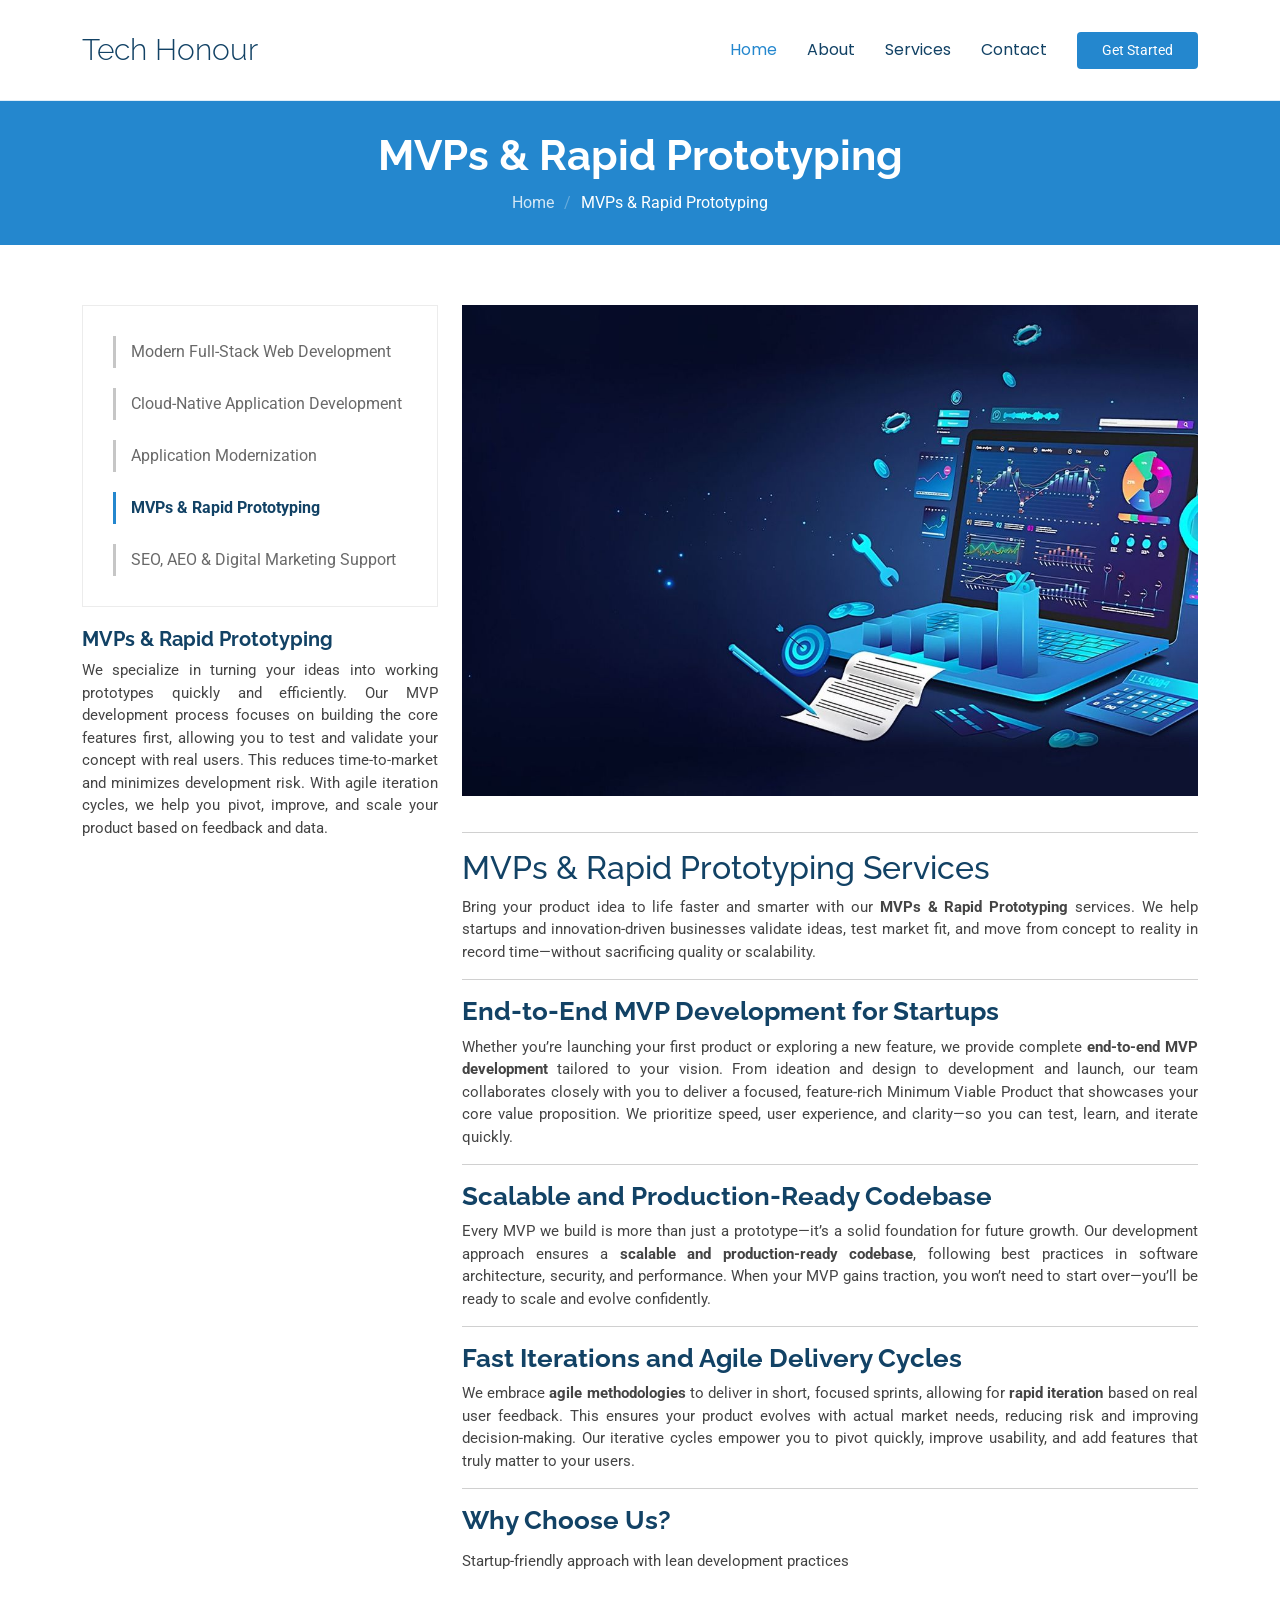
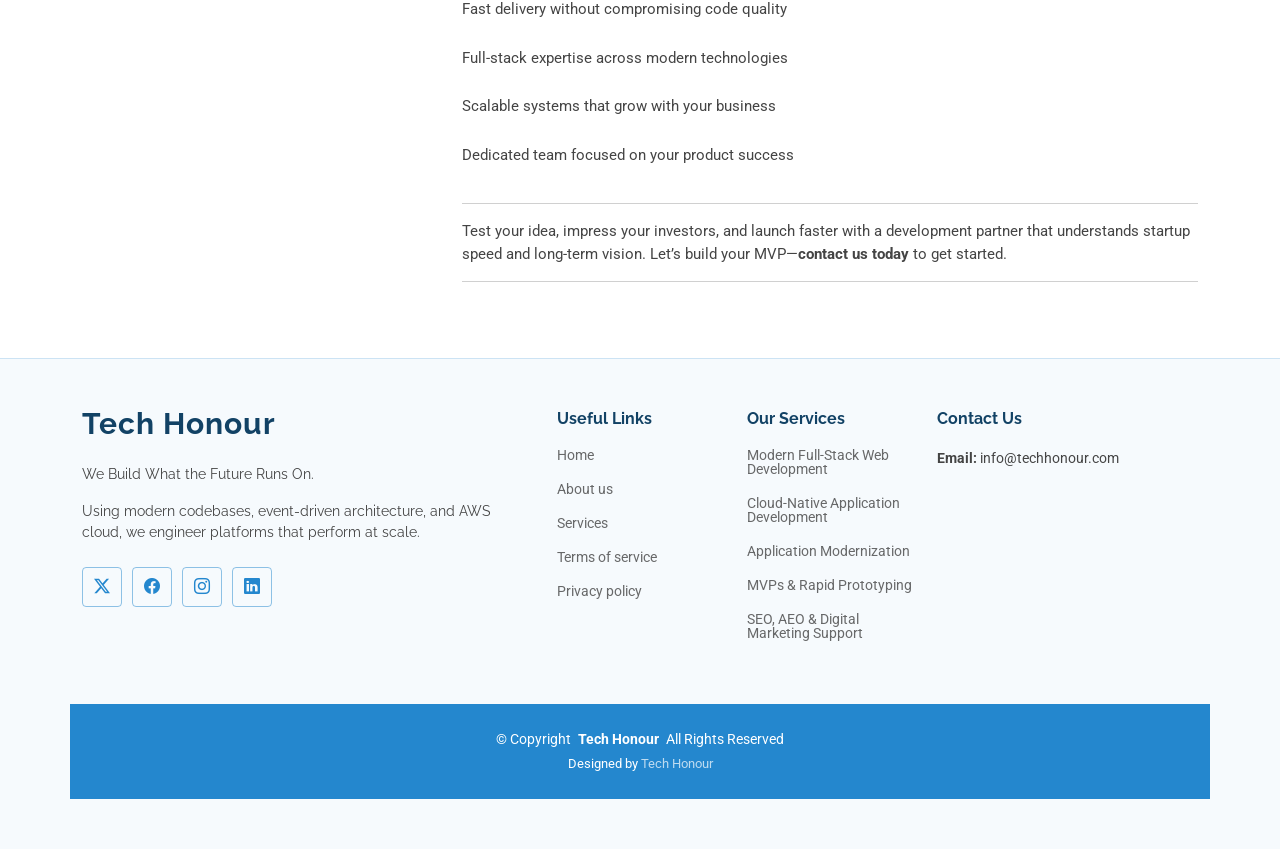
<file: mvp-rapid-prototyping-details.html>
<!DOCTYPE html>
<html lang="en">

<head>
  <meta charset="utf-8">
  <meta content="width=device-width, initial-scale=1.0" name="viewport">
  <title>Tech Honour - MVPs &amp; Rapid Prototyping Services</title>
  <meta name="description" content="">
  <meta name="keywords" content="">

  <!-- Favicons -->
  <link href="assets/img/favicon.png" rel="icon">
  <link href="assets/img/apple-touch-icon.png" rel="apple-touch-icon">

  <!-- Fonts -->
  <link href="https://fonts.googleapis.com" rel="preconnect">
  <link href="https://fonts.gstatic.com" rel="preconnect" crossorigin>
  <link href="https://fonts.googleapis.com/css2?family=Roboto:ital,wght@0,100;0,300;0,400;0,500;0,700;0,900;1,100;1,300;1,400;1,500;1,700;1,900&family=Poppins:ital,wght@0,100;0,200;0,300;0,400;0,500;0,600;0,700;0,800;0,900;1,100;1,200;1,300;1,400;1,500;1,600;1,700;1,800;1,900&family=Raleway:ital,wght@0,100;0,200;0,300;0,400;0,500;0,600;0,700;0,800;0,900;1,100;1,200;1,300;1,400;1,500;1,600;1,700;1,800;1,900&display=swap" rel="stylesheet">

  <!-- Vendor CSS Files -->
  <link href="assets/vendor/bootstrap/css/bootstrap.min.css" rel="stylesheet">
  <link href="assets/vendor/bootstrap-icons/bootstrap-icons.css" rel="stylesheet">
  <link href="assets/vendor/aos/aos.css" rel="stylesheet">
  <link href="assets/vendor/glightbox/css/glightbox.min.css" rel="stylesheet">
  <link href="assets/vendor/swiper/swiper-bundle.min.css" rel="stylesheet">

  <!-- Main CSS File -->
  <link href="assets/css/main.css" rel="stylesheet">

</head>

<body class="service-details-page">

  <header id="header" class="header d-flex align-items-center sticky-top">
    <div class="container-fluid container-xl position-relative d-flex align-items-center">

      <a href="index.html" class="logo d-flex align-items-center me-auto">
        <!-- Uncomment the line below if you also wish to use an image logo -->
        <!-- <img src="assets/img/logo.png" alt=""> -->
        <h1 class="sitename">Tech Honour</h1>
      </a>

      <nav id="navmenu" class="navmenu">
        <ul>
          <li><a href="index.html#hero" class="active">Home<br></a></li>
          <li><a href="index.html#about">About</a></li>
          <li><a href="index.html#services">Services</a></li>
        <!--  <li><a href="#portfolio">Portfolio</a></li>
          <li><a href="#team">Team</a></li>
          <li class="dropdown"><a href="#"><span>Dropdown</span> <i class="bi bi-chevron-down toggle-dropdown"></i></a>
            <ul>
              <li><a href="#">Dropdown 1</a></li>
              <li class="dropdown"><a href="#"><span>Deep Dropdown</span> <i class="bi bi-chevron-down toggle-dropdown"></i></a>
                <ul>
                  <li><a href="#">Deep Dropdown 1</a></li>
                  <li><a href="#">Deep Dropdown 2</a></li>
                  <li><a href="#">Deep Dropdown 3</a></li>
                  <li><a href="#">Deep Dropdown 4</a></li>
                  <li><a href="#">Deep Dropdown 5</a></li>
                </ul>
              </li>
              <li><a href="#">Dropdown 2</a></li>
              <li><a href="#">Dropdown 3</a></li>
              <li><a href="#">Dropdown 4</a></li>
            </ul>
          </li>-->
          <li><a href="index.html#contact">Contact</a></li>
        </ul>
        <i class="mobile-nav-toggle d-xl-none bi bi-list"></i>
      </nav>

       <a class="btn-getstarted" href="index.html#about">Get Started</a>

    </div>
  </header>

  <main class="main">

    <!-- Page Title -->
    <div class="page-title accent-background">
      <div class="container">
        <h1>MVPs & Rapid Prototyping</h1>
        <nav class="breadcrumbs">
          <ol>
            <li><a href="index.html">Home</a></li>
            <li class="current">MVPs & Rapid Prototyping</li>
          </ol>
        </nav>
      </div>
    </div><!-- End Page Title -->

    <!-- Service Details Section -->
    <section id="service-details" class="service-details section">

      <div class="container">

        <div class="row gy-4">

          <div class="col-lg-4" data-aos="fade-up" data-aos-delay="100">
            <div class="services-list">
              <a href="full-stack-details.html" >Modern Full-Stack Web Development</a>
              <a href="cloud-native-details.html">Cloud-Native Application Development</a>
              <a href="application-modernization-details.html">Application Modernization</a>
              <a href="mvp-rapid-prototyping-details.html" class="active">MVPs & Rapid Prototyping</a>
              <a href="seo-aeo-digital-marketing-details.html">SEO, AEO & Digital Marketing Support</a>
            </div>

            <h4>MVPs & Rapid Prototyping</h4>
            <p class="p-tetx-justify">We specialize in turning your ideas into working prototypes quickly and efficiently. Our MVP development process focuses on building the core features first, allowing you to test and validate your concept with real users. This reduces time-to-market and minimizes development risk. With agile iteration cycles, we help you pivot, improve, and scale your product based on feedback and data.</p>
          </div>

          <div class="col-lg-8" data-aos="fade-up" data-aos-delay="200">
            <img src="assets/img/services/mvp.jpg" alt="" class="img-fluid services-img">
           <div class="markdown prose dark:prose-invert w-full break-words light">
            <hr>
            <h2>MVPs &amp; Rapid Prototyping Services</h2>
            <p class="p-tetx-justify">Bring your product idea to life faster and smarter with our <strong>MVPs &amp; Rapid Prototyping</strong> services. We help startups and innovation-driven businesses validate ideas, test market fit, and move from concept to reality in record time—without sacrificing quality or scalability.</p>
            <hr>
            <h3>End-to-End MVP Development for Startups</h3>
            <p class="p-tetx-justify">Whether you’re launching your first product or exploring a new feature, we provide complete <strong>end-to-end MVP development</strong> tailored to your vision. From ideation and design to development and launch, our team collaborates closely with you to deliver a focused, feature-rich Minimum Viable Product that showcases your core value proposition. We prioritize speed, user experience, and clarity—so you can test, learn, and iterate quickly.</p>
            <hr>
            <h3>Scalable and Production-Ready Codebase</h3>
            <p class="p-tetx-justify">Every MVP we build is more than just a prototype—it’s a solid foundation for future growth. Our development approach ensures a <strong>scalable and production-ready codebase</strong>, following best practices in software architecture, security, and performance. When your MVP gains traction, you won’t need to start over—you’ll be ready to scale and evolve confidently.</p>
            <hr>
            <h3>Fast Iterations and Agile Delivery Cycles</h3>
            <p class="p-tetx-justify">We embrace <strong>agile methodologies</strong> to deliver in short, focused sprints, allowing for <strong>rapid iteration</strong> based on real user feedback. This ensures your product evolves with actual market needs, reducing risk and improving decision-making. Our iterative cycles empower you to pivot quickly, improve usability, and add features that truly matter to your users.</p>
            <hr>
            <h3>Why Choose Us?</h3>
            <ul>
            <li>
            <p>Startup-friendly approach with lean development practices</p>
            </li>
            <li>
            <p>Fast delivery without compromising code quality</p>
            </li>
            <li>
            <p>Full-stack expertise across modern technologies</p>
            </li>
            <li>
            <p>Scalable systems that grow with your business</p>
            </li>
            <li>
            <p>Dedicated team focused on your product success</p>
            </li>
            </ul>
            <hr>
            <p>Test your idea, impress your investors, and launch faster with a development partner that understands startup speed and long-term vision. Let’s build your MVP—<strong>contact us today</strong> to get started.</p>
            <hr>

          </div>

        </div>

      </div>

    </section><!-- /Service Details Section -->

  </main>

  <footer id="footer" class="footer light-background">

    <div class="container footer-top">
      <div class="row gy-4">
        <div class="col-lg-5 col-md-12 footer-about">
          <a href="index.html" class="logo d-flex align-items-center">
            <span class="sitename">Tech Honour</span>
          </a>
          <p>We Build What the Future Runs On.</p>
          <p>Using modern codebases, event-driven architecture, and AWS cloud, we engineer platforms that perform at scale.</p> 
          <div class="social-links d-flex mt-4">
            <a href=""><i class="bi bi-twitter-x"></i></a>
            <a href=""><i class="bi bi-facebook"></i></a>
            <a href=""><i class="bi bi-instagram"></i></a>
            <a href=""><i class="bi bi-linkedin"></i></a>
          </div>
        </div>

        <div class="col-lg-2 col-6 footer-links">
          <h4>Useful Links</h4>
        <ul>
            <li><a href="index.html#hero" class="active">Home</a></li>
            <li><a href="index.html#about">About us</a></li>
            <li><a href="index.html#services">Services</a></li>
            <li><a href="terms-of-service.html">Terms of service</a></li>
            <li><a href="privacy-policy.html">Privacy policy</a></li>
          </ul>
        </div>

        <div class="col-lg-2 col-6 footer-links">
          <h4>Our Services</h4>
            <ul>          
              <li><a href="full-stack-details.html">Modern Full-Stack Web Development</a></li>
              <li><a href="cloud-native-details.html">Cloud-Native Application Development</a></li>
              <li><a href="application-modernization-details.html">Application Modernization</a></li>
              <li><a href="mvp-rapid-prototyping-details.html">MVPs & Rapid Prototyping</a></li>
              <li><a href="seo-aeo-digital-marketing-details.html">SEO, AEO & Digital Marketing Support</a></li>
            </ul>
        </div>

        <div class="col-lg-3 col-md-12 footer-contact text-center text-md-start">
          <h4>Contact Us</h4>
          <!--<p>A108 Adam Street</p>
          <p>New York, NY 535022</p>
          <p>United States</p>
          <p class="mt-4"><strong>Phone:</strong> <span>+1 5589 55488 55</span></p>-->
          <p><strong>Email:</strong> <span>info@techhonour.com</span></p>
        </div>

      </div>
    </div>

    <div class="container copyright text-center mt-4">
      <p>© <span>Copyright</span> <strong class="px-1 sitename">Tech Honour</strong> <span>All Rights Reserved</span></p>
      <div class="credits">
        Designed by <a href="https://techhonour.com/">Tech Honour</a> 
      </div>
    </div>

  </footer>

  <!-- Scroll Top -->
  <a href="#" id="scroll-top" class="scroll-top d-flex align-items-center justify-content-center"><i class="bi bi-arrow-up-short"></i></a>

  <!-- Preloader -->
  <div id="preloader"></div>

  <!-- Vendor JS Files -->
  <script src="assets/vendor/bootstrap/js/bootstrap.bundle.min.js"></script>
  <script src="assets/vendor/php-email-form/validate.js"></script>
  <script src="assets/vendor/aos/aos.js"></script>
  <script src="assets/vendor/purecounter/purecounter_vanilla.js"></script>
  <script src="assets/vendor/glightbox/js/glightbox.min.js"></script>
  <script src="assets/vendor/swiper/swiper-bundle.min.js"></script>
  <script src="assets/vendor/imagesloaded/imagesloaded.pkgd.min.js"></script>
  <script src="assets/vendor/isotope-layout/isotope.pkgd.min.js"></script>

  <!-- Main JS File -->
  <script src="assets/js/main.js"></script>

</body>

</html>
</file>
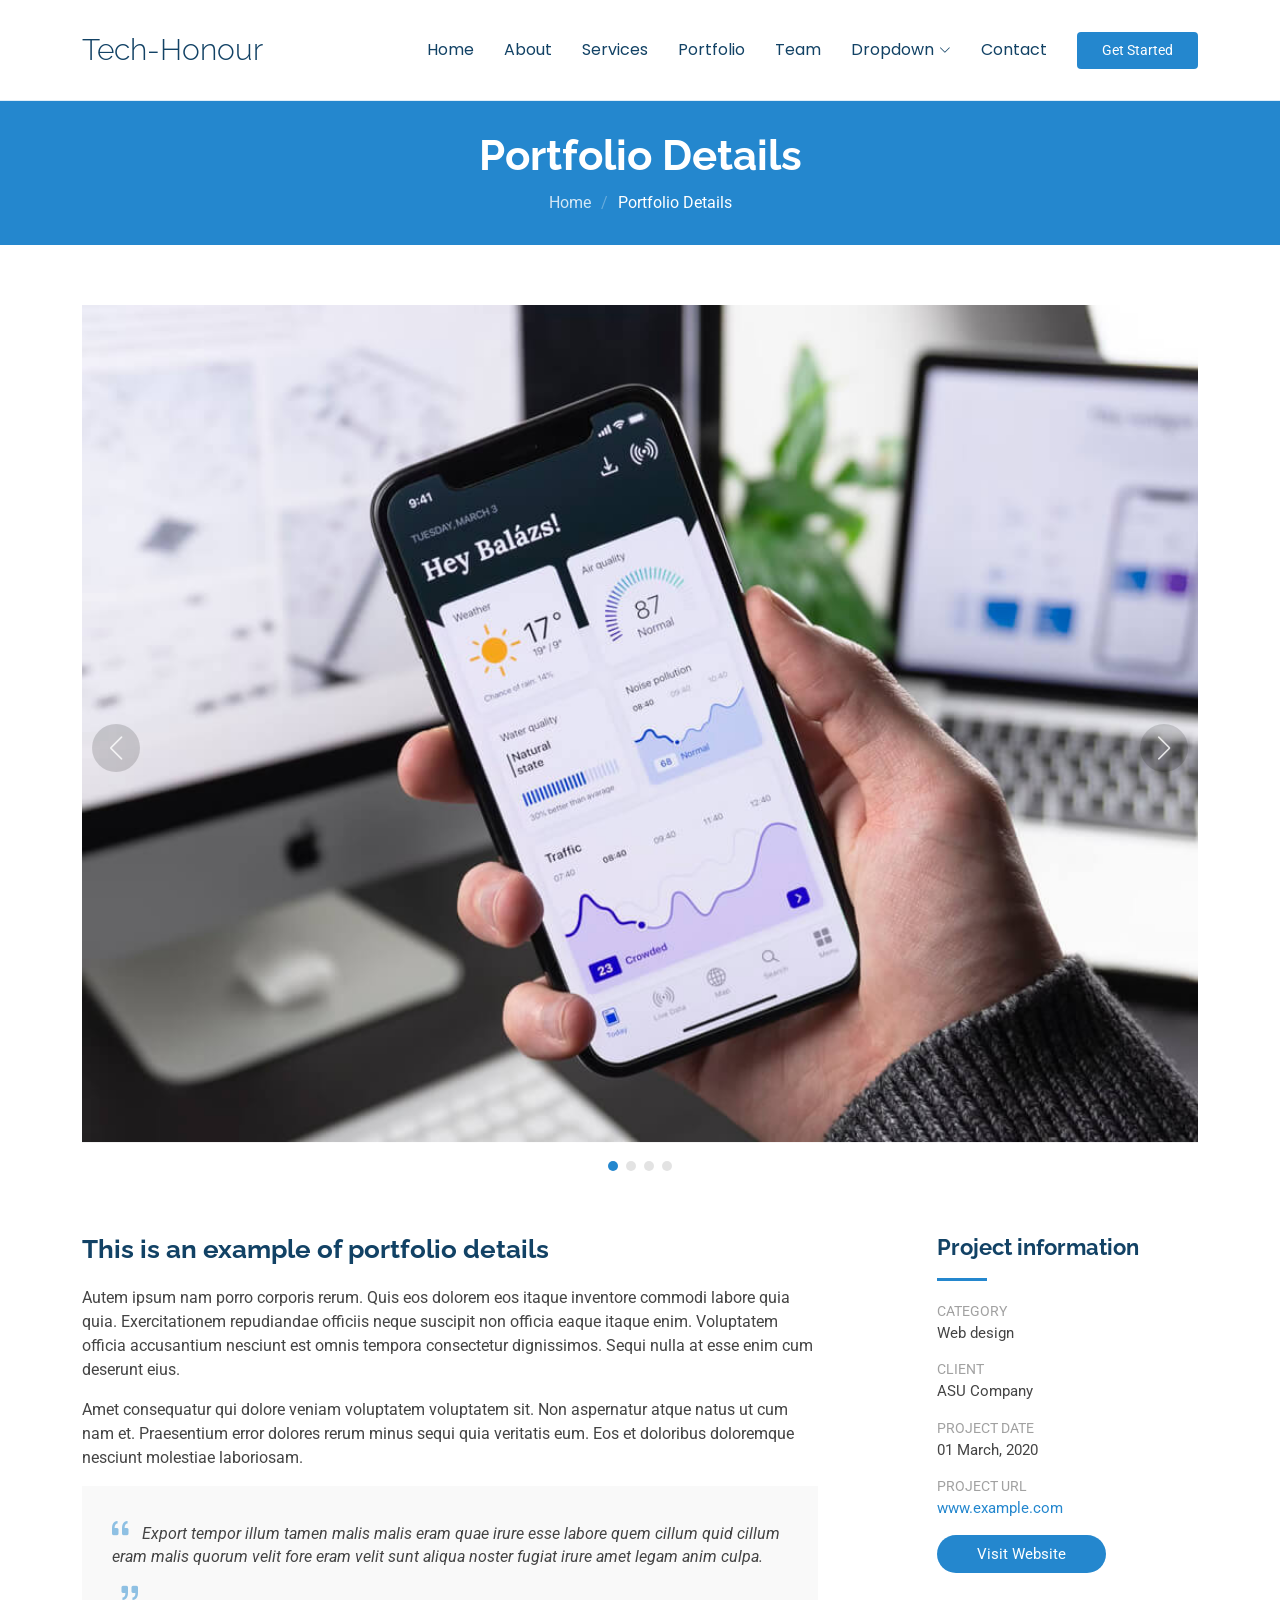
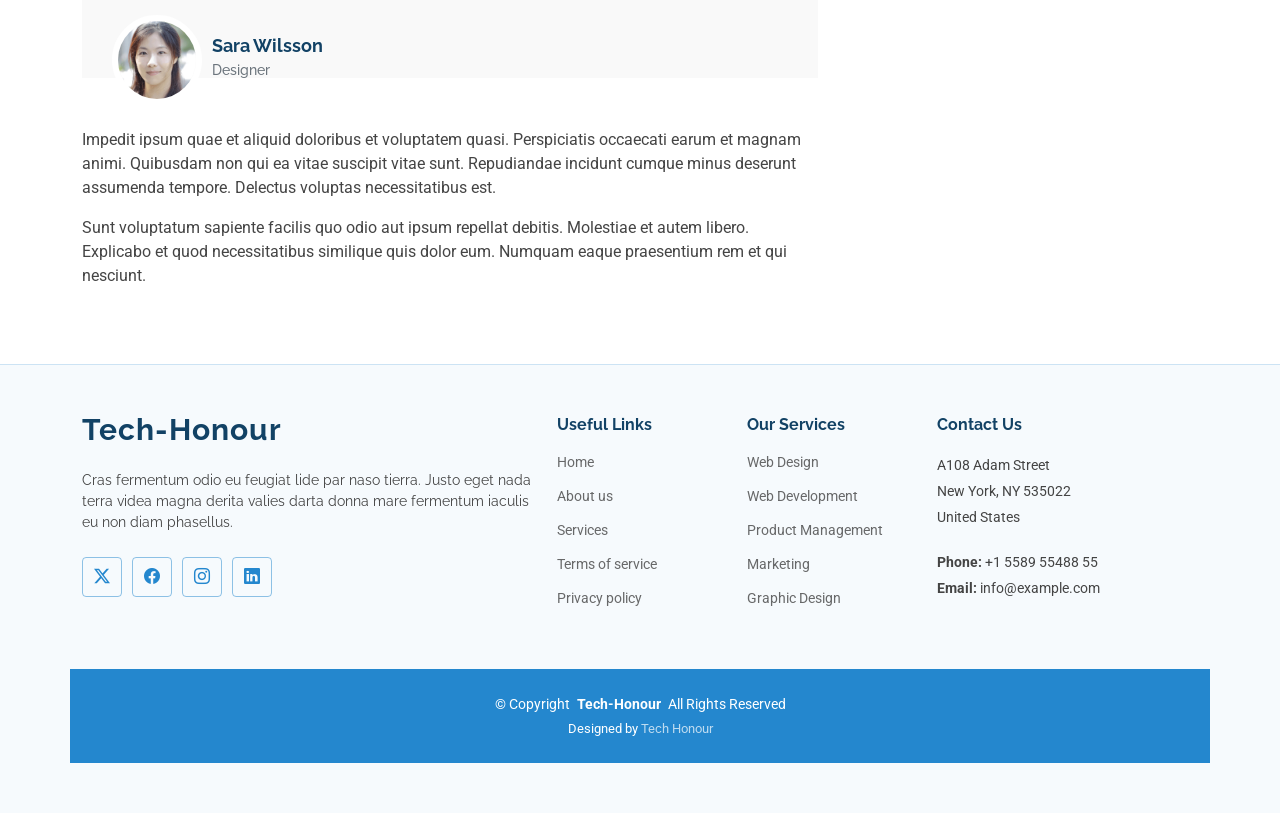
<file: portfolio-details.html>
<!DOCTYPE html>
<html lang="en">

<head>
  <meta charset="utf-8">
  <meta content="width=device-width, initial-scale=1.0" name="viewport">
  <title>Portfolio Details - Tech-Honour Bootstrap Template</title>
  <meta name="description" content="">
  <meta name="keywords" content="">

  <!-- Favicons -->
  <link href="assets/img/favicon.png" rel="icon">
  <link href="assets/img/apple-touch-icon.png" rel="apple-touch-icon">

  <!-- Fonts -->
  <link href="https://fonts.googleapis.com" rel="preconnect">
  <link href="https://fonts.gstatic.com" rel="preconnect" crossorigin>
  <link href="https://fonts.googleapis.com/css2?family=Roboto:ital,wght@0,100;0,300;0,400;0,500;0,700;0,900;1,100;1,300;1,400;1,500;1,700;1,900&family=Poppins:ital,wght@0,100;0,200;0,300;0,400;0,500;0,600;0,700;0,800;0,900;1,100;1,200;1,300;1,400;1,500;1,600;1,700;1,800;1,900&family=Raleway:ital,wght@0,100;0,200;0,300;0,400;0,500;0,600;0,700;0,800;0,900;1,100;1,200;1,300;1,400;1,500;1,600;1,700;1,800;1,900&display=swap" rel="stylesheet">

  <!-- Vendor CSS Files -->
  <link href="assets/vendor/bootstrap/css/bootstrap.min.css" rel="stylesheet">
  <link href="assets/vendor/bootstrap-icons/bootstrap-icons.css" rel="stylesheet">
  <link href="assets/vendor/aos/aos.css" rel="stylesheet">
  <link href="assets/vendor/glightbox/css/glightbox.min.css" rel="stylesheet">
  <link href="assets/vendor/swiper/swiper-bundle.min.css" rel="stylesheet">

  <!-- Main CSS File -->
  <link href="assets/css/main.css" rel="stylesheet">

</head>

<body class="portfolio-details-page">

  <header id="header" class="header d-flex align-items-center sticky-top">
    <div class="container-fluid container-xl position-relative d-flex align-items-center">

      <a href="index.html" class="logo d-flex align-items-center me-auto">
        <!-- Uncomment the line below if you also wish to use an image logo -->
        <!-- <img src="assets/img/logo.png" alt=""> -->
        <h1 class="sitename">Tech-Honour</h1>
      </a>

      <nav id="navmenu" class="navmenu">
        <ul>
          <li><a href="#hero">Home<br></a></li>
          <li><a href="#about">About</a></li>
          <li><a href="#services">Services</a></li>
          <li><a href="#portfolio">Portfolio</a></li>
          <li><a href="#team">Team</a></li>
          <li class="dropdown"><a href="#"><span>Dropdown</span> <i class="bi bi-chevron-down toggle-dropdown"></i></a>
            <ul>
              <li><a href="#">Dropdown 1</a></li>
              <li class="dropdown"><a href="#"><span>Deep Dropdown</span> <i class="bi bi-chevron-down toggle-dropdown"></i></a>
                <ul>
                  <li><a href="#">Deep Dropdown 1</a></li>
                  <li><a href="#">Deep Dropdown 2</a></li>
                  <li><a href="#">Deep Dropdown 3</a></li>
                  <li><a href="#">Deep Dropdown 4</a></li>
                  <li><a href="#">Deep Dropdown 5</a></li>
                </ul>
              </li>
              <li><a href="#">Dropdown 2</a></li>
              <li><a href="#">Dropdown 3</a></li>
              <li><a href="#">Dropdown 4</a></li>
            </ul>
          </li>
          <li><a href="#contact">Contact</a></li>
        </ul>
        <i class="mobile-nav-toggle d-xl-none bi bi-list"></i>
      </nav>

      <a class="btn-getstarted" href="#about">Get Started</a>

    </div>
  </header>

  <main class="main">

    <!-- Page Title -->
    <div class="page-title accent-background">
      <div class="container">
        <h1>Portfolio Details</h1>
        <nav class="breadcrumbs">
          <ol>
            <li><a href="index.html">Home</a></li>
            <li class="current">Portfolio Details</li>
          </ol>
        </nav>
      </div>
    </div><!-- End Page Title -->

    <!-- Portfolio Details Section -->
    <section id="portfolio-details" class="portfolio-details section">

      <div class="container" data-aos="fade-up">

        <div class="portfolio-details-slider swiper init-swiper">
          <script type="application/json" class="swiper-config">
            {
              "loop": true,
              "speed": 600,
              "autoplay": {
                "delay": 5000
              },
              "slidesPerView": "auto",
              "navigation": {
                "nextEl": ".swiper-button-next",
                "prevEl": ".swiper-button-prev"
              },
              "pagination": {
                "el": ".swiper-pagination",
                "type": "bullets",
                "clickable": true
              }
            }
          </script>
          <div class="swiper-wrapper align-items-center">

            <div class="swiper-slide">
              <img src="assets/img/portfolio/app-1.jpg" alt="">
            </div>

            <div class="swiper-slide">
              <img src="assets/img/portfolio/product-1.jpg" alt="">
            </div>

            <div class="swiper-slide">
              <img src="assets/img/portfolio/branding-1.jpg" alt="">
            </div>

            <div class="swiper-slide">
              <img src="assets/img/portfolio/books-1.jpg" alt="">
            </div>

          </div>
          <div class="swiper-button-prev"></div>
          <div class="swiper-button-next"></div>
          <div class="swiper-pagination"></div>
        </div>

        <div class="row justify-content-between gy-4 mt-4">

          <div class="col-lg-8" data-aos="fade-up">
            <div class="portfolio-description">
              <h2>This is an example of portfolio details</h2>
              <p>
                Autem ipsum nam porro corporis rerum. Quis eos dolorem eos itaque inventore commodi labore quia quia. Exercitationem repudiandae officiis neque suscipit non officia eaque itaque enim. Voluptatem officia accusantium nesciunt est omnis tempora consectetur dignissimos. Sequi nulla at esse enim cum deserunt eius.
              </p>
              <p>
                Amet consequatur qui dolore veniam voluptatem voluptatem sit. Non aspernatur atque natus ut cum nam et. Praesentium error dolores rerum minus sequi quia veritatis eum. Eos et doloribus doloremque nesciunt molestiae laboriosam.
              </p>

              <div class="testimonial-item">
                <p>
                  <i class="bi bi-quote quote-icon-left"></i>
                  <span>Export tempor illum tamen malis malis eram quae irure esse labore quem cillum quid cillum eram malis quorum velit fore eram velit sunt aliqua noster fugiat irure amet legam anim culpa.</span>
                  <i class="bi bi-quote quote-icon-right"></i>
                </p>
                <div>
                  <img src="assets/img/testimonials/testimonials-2.jpg" class="testimonial-img" alt="">
                  <h3>Sara Wilsson</h3>
                  <h4>Designer</h4>
                </div>
              </div>

              <p>
                Impedit ipsum quae et aliquid doloribus et voluptatem quasi. Perspiciatis occaecati earum et magnam animi. Quibusdam non qui ea vitae suscipit vitae sunt. Repudiandae incidunt cumque minus deserunt assumenda tempore. Delectus voluptas necessitatibus est.
              </p>

              <p>
                Sunt voluptatum sapiente facilis quo odio aut ipsum repellat debitis. Molestiae et autem libero. Explicabo et quod necessitatibus similique quis dolor eum. Numquam eaque praesentium rem et qui nesciunt.
              </p>

            </div>
          </div>

          <div class="col-lg-3" data-aos="fade-up" data-aos-delay="100">
            <div class="portfolio-info">
              <h3>Project information</h3>
              <ul>
                <li><strong>Category</strong> Web design</li>
                <li><strong>Client</strong> ASU Company</li>
                <li><strong>Project date</strong> 01 March, 2020</li>
                <li><strong>Project URL</strong> <a href="#">www.example.com</a></li>
                <li><a href="#" class="btn-visit align-self-start">Visit Website</a></li>
              </ul>
            </div>
          </div>

        </div>

      </div>

    </section><!-- /Portfolio Details Section -->

  </main>

  <footer id="footer" class="footer light-background">

    <div class="container footer-top">
      <div class="row gy-4">
        <div class="col-lg-5 col-md-12 footer-about">
          <a href="index.html" class="logo d-flex align-items-center">
            <span class="sitename">Tech-Honour</span>
          </a>
          <p>Cras fermentum odio eu feugiat lide par naso tierra. Justo eget nada terra videa magna derita valies darta donna mare fermentum iaculis eu non diam phasellus.</p>
          <div class="social-links d-flex mt-4">
            <a href=""><i class="bi bi-twitter-x"></i></a>
            <a href=""><i class="bi bi-facebook"></i></a>
            <a href=""><i class="bi bi-instagram"></i></a>
            <a href=""><i class="bi bi-linkedin"></i></a>
          </div>
        </div>

        <div class="col-lg-2 col-6 footer-links">
          <h4>Useful Links</h4>
          <ul>
            <li><a href="#">Home</a></li>
            <li><a href="#">About us</a></li>
            <li><a href="#">Services</a></li>
            <li><a href="#">Terms of service</a></li>
            <li><a href="#">Privacy policy</a></li>
          </ul>
        </div>

        <div class="col-lg-2 col-6 footer-links">
          <h4>Our Services</h4>
          <ul>
            <li><a href="#">Web Design</a></li>
            <li><a href="#">Web Development</a></li>
            <li><a href="#">Product Management</a></li>
            <li><a href="#">Marketing</a></li>
            <li><a href="#">Graphic Design</a></li>
          </ul>
        </div>

        <div class="col-lg-3 col-md-12 footer-contact text-center text-md-start">
          <h4>Contact Us</h4>
          <p>A108 Adam Street</p>
          <p>New York, NY 535022</p>
          <p>United States</p>
          <p class="mt-4"><strong>Phone:</strong> <span>+1 5589 55488 55</span></p>
          <p><strong>Email:</strong> <span>info@example.com</span></p>
        </div>

      </div>
    </div>

    <div class="container copyright text-center mt-4">
      <p>© <span>Copyright</span> <strong class="px-1 sitename">Tech-Honour</strong> <span>All Rights Reserved</span></p>
      <div class="credits">       
         Designed by <a href="https://techhonour.com/">Tech Honour</a> 
      </div>
    </div>

  </footer>

  <!-- Scroll Top -->
  <a href="#" id="scroll-top" class="scroll-top d-flex align-items-center justify-content-center"><i class="bi bi-arrow-up-short"></i></a>

  <!-- Preloader -->
  <div id="preloader"></div>

  <!-- Vendor JS Files -->
  <script src="assets/vendor/bootstrap/js/bootstrap.bundle.min.js"></script>
  <script src="assets/vendor/php-email-form/validate.js"></script>
  <script src="assets/vendor/aos/aos.js"></script>
  <script src="assets/vendor/purecounter/purecounter_vanilla.js"></script>
  <script src="assets/vendor/glightbox/js/glightbox.min.js"></script>
  <script src="assets/vendor/swiper/swiper-bundle.min.js"></script>
  <script src="assets/vendor/imagesloaded/imagesloaded.pkgd.min.js"></script>
  <script src="assets/vendor/isotope-layout/isotope.pkgd.min.js"></script>

  <!-- Main JS File -->
  <script src="assets/js/main.js"></script>

</body>

</html>
</file>
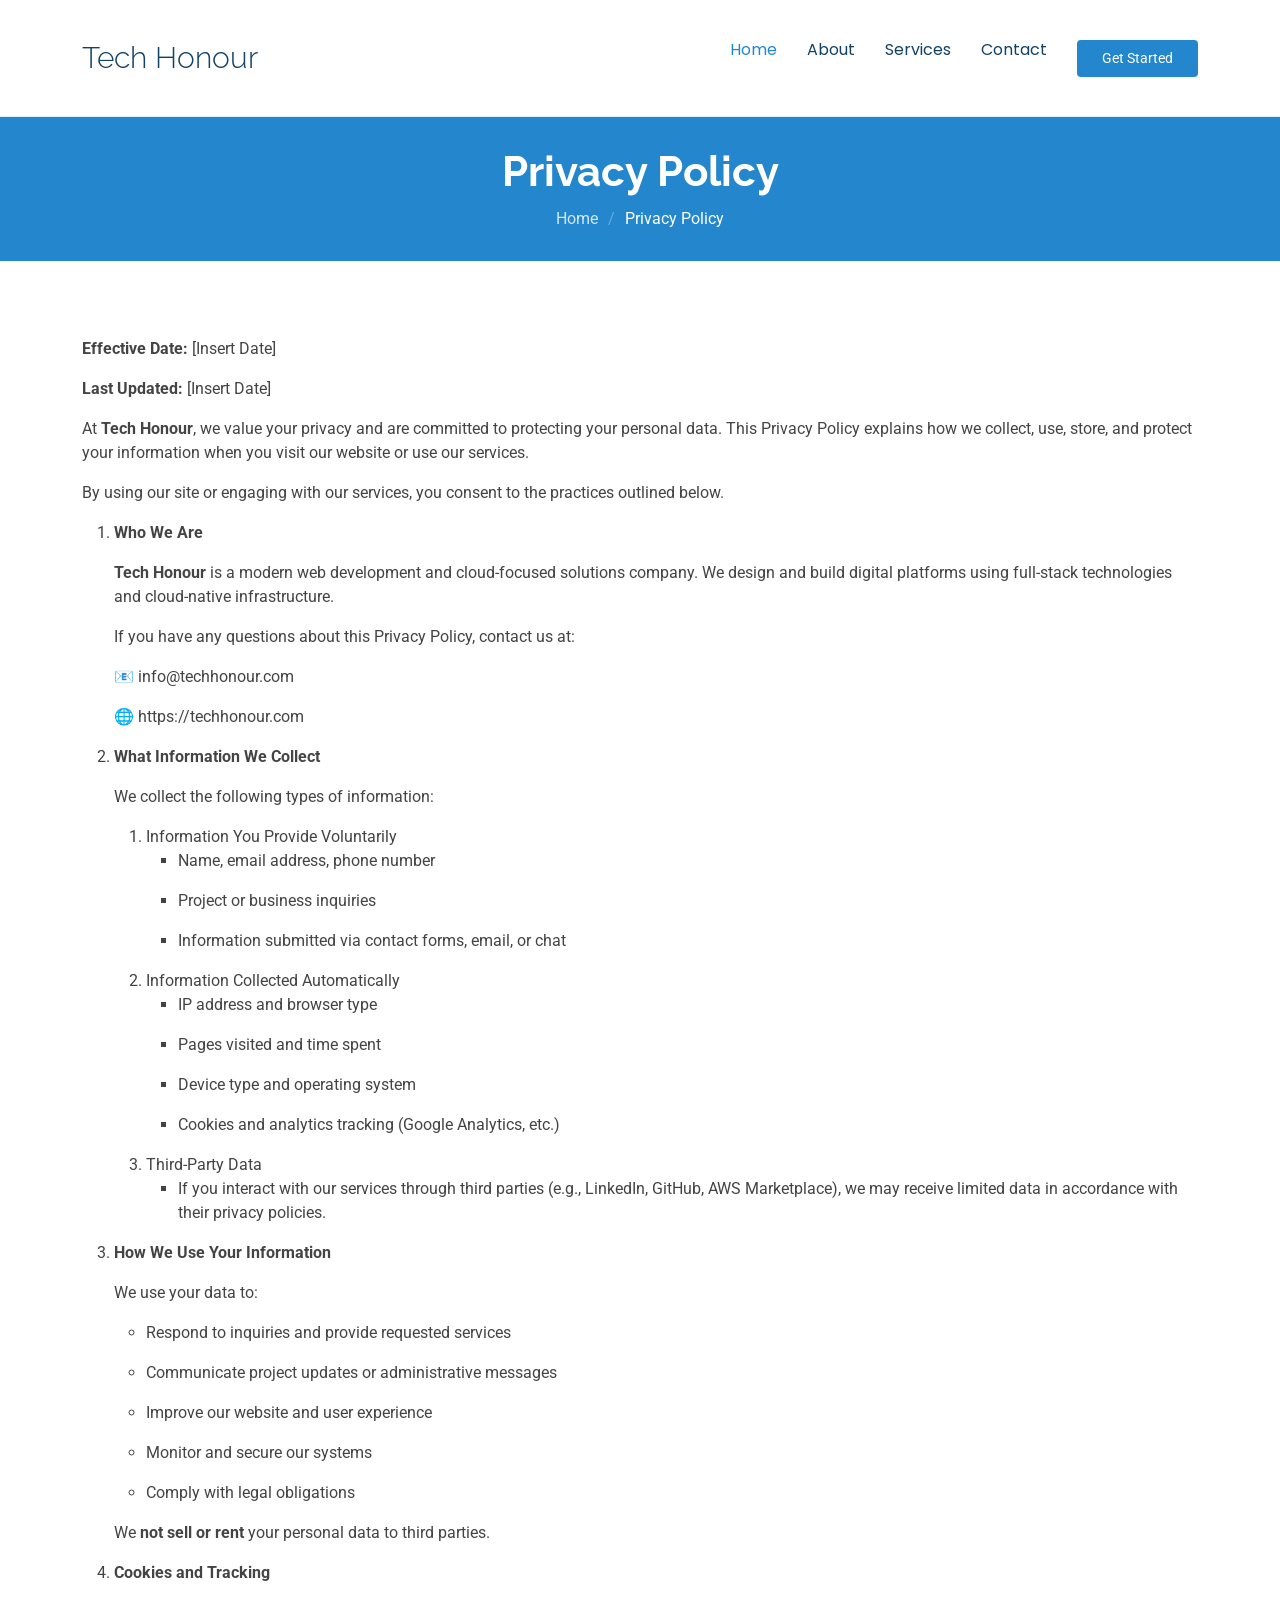
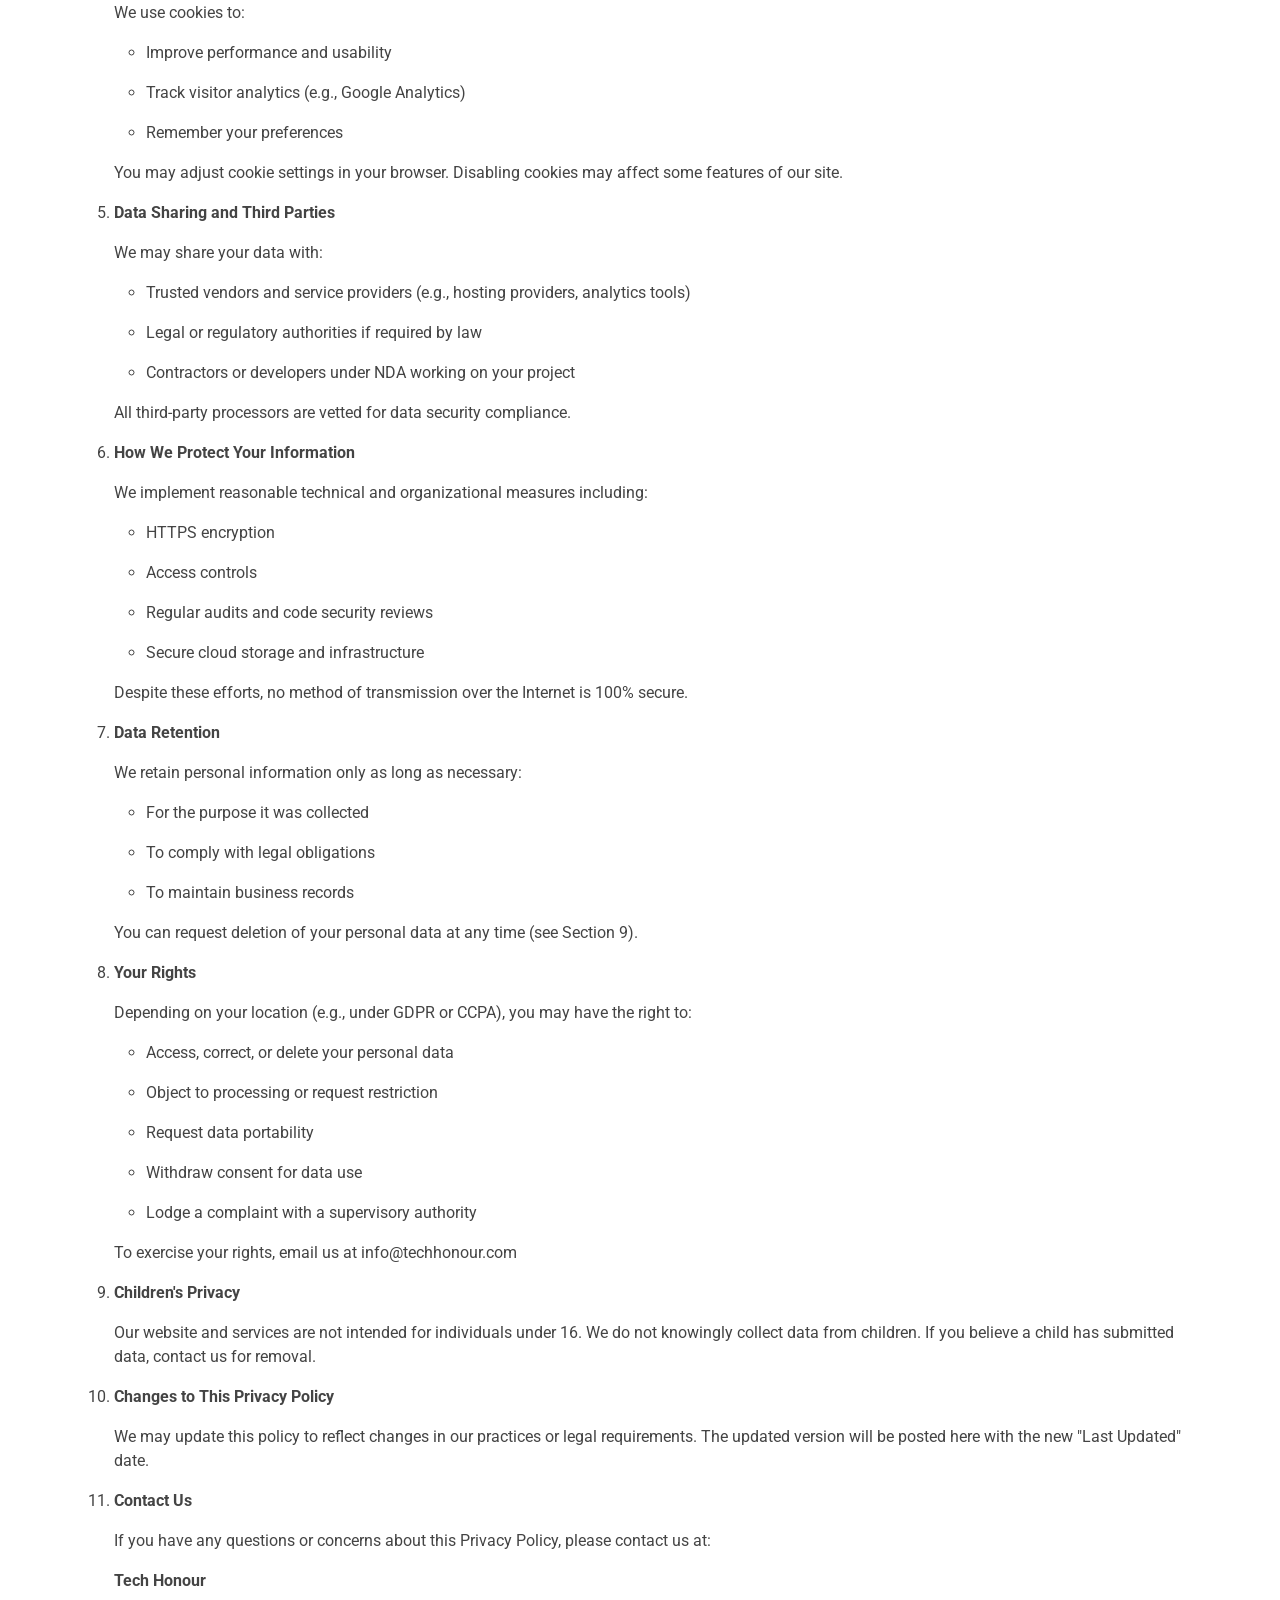
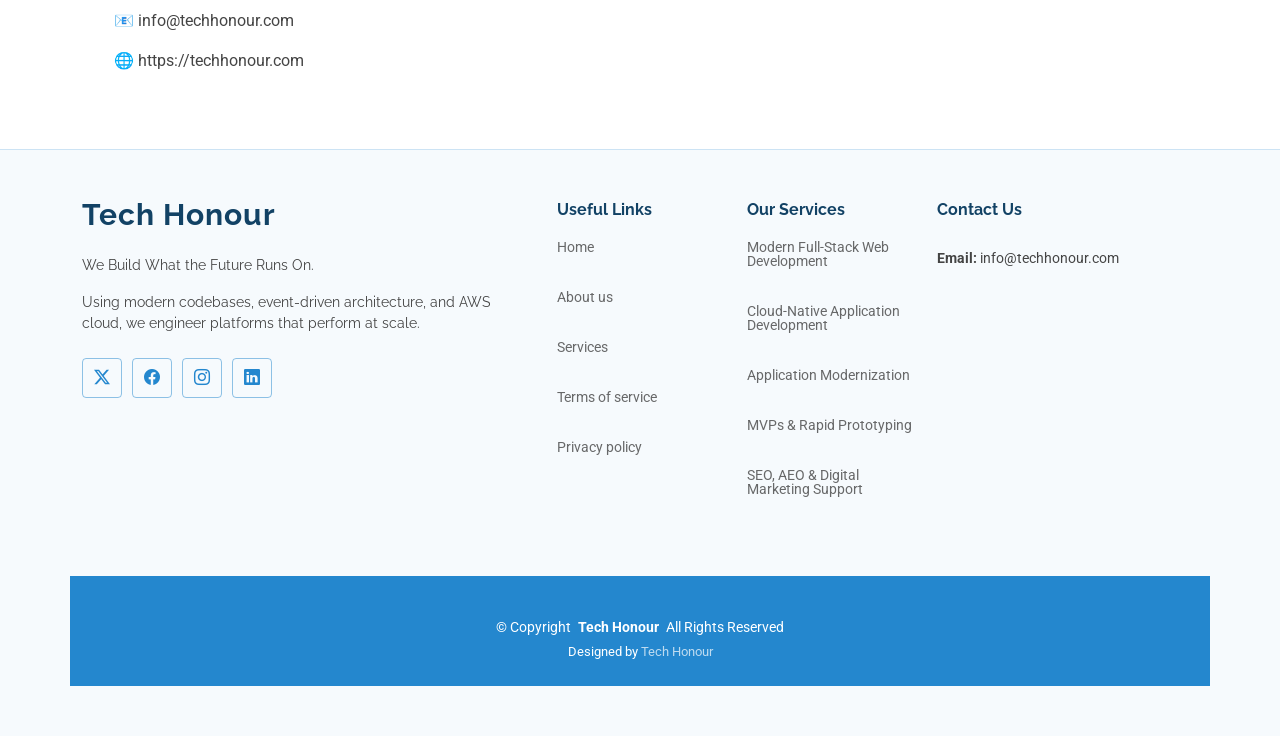
<file: privacy-policy.html>
<!DOCTYPE html>
<html lang="en">

<head>
  <meta charset="utf-8">
  <meta content="width=device-width, initial-scale=1.0" name="viewport">
  <title>Tech Honour Privacy Policy</title>
  <meta name="description" content="">
  <meta name="keywords" content="">

  <!-- Favicons -->
  <link href="assets/img/favicon.png" rel="icon">
  <link href="assets/img/apple-touch-icon.png" rel="apple-touch-icon">

  <!-- Fonts -->
  <link href="https://fonts.googleapis.com" rel="preconnect">
  <link href="https://fonts.gstatic.com" rel="preconnect" crossorigin>
  <link href="https://fonts.googleapis.com/css2?family=Roboto:ital,wght@0,100;0,300;0,400;0,500;0,700;0,900;1,100;1,300;1,400;1,500;1,700;1,900&family=Poppins:ital,wght@0,100;0,200;0,300;0,400;0,500;0,600;0,700;0,800;0,900;1,100;1,200;1,300;1,400;1,500;1,600;1,700;1,800;1,900&family=Raleway:ital,wght@0,100;0,200;0,300;0,400;0,500;0,600;0,700;0,800;0,900;1,100;1,200;1,300;1,400;1,500;1,600;1,700;1,800;1,900&display=swap" rel="stylesheet">

  <!-- Vendor CSS Files -->
  <link href="assets/vendor/bootstrap/css/bootstrap.min.css" rel="stylesheet">
  <link href="assets/vendor/bootstrap-icons/bootstrap-icons.css" rel="stylesheet">
  <link href="assets/vendor/aos/aos.css" rel="stylesheet">
  <link href="assets/vendor/glightbox/css/glightbox.min.css" rel="stylesheet">
  <link href="assets/vendor/swiper/swiper-bundle.min.css" rel="stylesheet">

  <!-- Main CSS File -->
  <link href="assets/css/main.css" rel="stylesheet">
  <style>
    p
    {
    margin-top: 1rem;
    margin-bottom: 1rem;    
   }
   ul li
   {
     margin-bottom: 1rem;     
   }
  </style>

</head>

<body class="starter-page-page">

  <header id="header" class="header d-flex align-items-center sticky-top">
    <div class="container-fluid container-xl position-relative d-flex align-items-center">

      <a href="index.html" class="logo d-flex align-items-center me-auto">
        <!-- Uncomment the line below if you also wish to use an image logo -->
        <!-- <img src="assets/img/logo.png" alt=""> -->
        <h1 class="sitename">Tech Honour</h1>
      </a>

      <nav id="navmenu" class="navmenu">
        <ul>
          <li><a href="index.html#hero" class="active">Home<br></a></li>
          <li><a href="index.html#about">About</a></li>
          <li><a href="index.html#services">Services</a></li>
        <!--  <li><a href="#portfolio">Portfolio</a></li>
          <li><a href="#team">Team</a></li>
          <li class="dropdown"><a href="#"><span>Dropdown</span> <i class="bi bi-chevron-down toggle-dropdown"></i></a>
            <ul>
              <li><a href="#">Dropdown 1</a></li>
              <li class="dropdown"><a href="#"><span>Deep Dropdown</span> <i class="bi bi-chevron-down toggle-dropdown"></i></a>
                <ul>
                  <li><a href="#">Deep Dropdown 1</a></li>
                  <li><a href="#">Deep Dropdown 2</a></li>
                  <li><a href="#">Deep Dropdown 3</a></li>
                  <li><a href="#">Deep Dropdown 4</a></li>
                  <li><a href="#">Deep Dropdown 5</a></li>
                </ul>
              </li>
              <li><a href="#">Dropdown 2</a></li>
              <li><a href="#">Dropdown 3</a></li>
              <li><a href="#">Dropdown 4</a></li>
            </ul>
          </li>-->
          <li><a href="index.html#contact">Contact</a></li>
        </ul>
        <i class="mobile-nav-toggle d-xl-none bi bi-list"></i>
      </nav>

      <a class="btn-getstarted" href="index.html#about">Get Started</a>

    </div>
  </header>

  <main class="main">

    <!-- Page Title -->
    <div class="page-title accent-background">
      <div class="container">
        <h1>Privacy Policy</h1>
        <nav class="breadcrumbs">
          <ol>
            <li><a href="index.html">Home</a></li>
            <li class="current">Privacy Policy</li>
          </ol>
        </nav>
      </div>
    </div><!-- End Page Title -->

    <!-- Starter Section Section -->
    <section id="starter-section" class="starter-section section">

      <div class="container" data-aos="fade-up">        
        <p><strong>Effective Date:</strong> [Insert Date]</p>
        <p><strong>Last Updated:</strong> [Insert Date]</p>
        <p>At <strong>Tech Honour</strong>, we value your privacy and are committed to protecting your personal data. This Privacy Policy explains how we collect, use, store, and protect your information when you visit our website or use our services.</p>
        <p>By using our site or engaging with our services, you consent to the practices outlined below.</p>     
      </div>
      <div class="container" data-aos="fade-up">        
        <ol>         
          <li><strong>Who We Are</strong></h5>
            <p><strong>Tech Honour</strong> is a modern web development and cloud-focused solutions company. We design and build digital platforms using full-stack technologies and cloud-native infrastructure.</p>
            <p>If you have any questions about this Privacy Policy, contact us at:</p>
            <p> 📧 info@techhonour.com</p>
            <p>🌐 https://techhonour.com</p>
          </li>
           <li><strong>What Information We Collect</strong>
            <p>We collect the following types of information:</p>
            <ol>
              <li>Information You Provide Voluntarily
                <ul>
                  <li>Name, email address, phone number</li>
                  <li>Project or business inquiries</li>
                  <li>Information submitted via contact forms, email, or chat</li>
                </ul>
              </li>
              <li>Information Collected Automatically
                <ul>
                  <li>IP address and browser type</li>
                  <li>Pages visited and time spent</li>
                  <li>Device type and operating system</li>
                  <li>Cookies and analytics tracking (Google Analytics, etc.)</li>
                </ul>
              </li>
              <li>Third-Party Data
                <ul>
                  <li>If you interact with our services through third parties (e.g., LinkedIn, GitHub, AWS Marketplace), we may receive limited data in accordance with their privacy policies.</li>            
                </ul>
              </li>                           
            </ol>          
          </li>
          <li><strong>How We Use Your Information</strong>
              <p>We use your data to:</p>
              <ul>
                <li>Respond to inquiries and provide requested services</li>
                <li>Communicate project updates or administrative messages</li>
                <li>Improve our website and user experience</li>
                <li>Monitor and secure our systems</li>
                <li>Comply with legal obligations</li>
              </ul>
              <p>We <strong> not sell or rent</strong> your personal data to third parties.</p>
          </li>
          <li><strong>Cookies and Tracking</strong>
            <p>We use cookies to:</p>
            <ul>
                <li>Improve performance and usability</li>
                <li>Track visitor analytics (e.g., Google Analytics)</li>
                <li>Remember your preferences</li>              
            </ul>
              <p>You may adjust cookie settings in your browser. Disabling cookies may affect some features of our site.</p>
          </li>
          <li><strong>Data Sharing and Third Parties</strong>
              <p>We may share your data with:</p>
            <ul>
                <li>Trusted vendors and service providers (e.g., hosting providers, analytics tools)</li>
                <li>Legal or regulatory authorities if required by law</li>
                <li>Contractors or developers under NDA working on your project</li>              
            </ul>
              <p>All third-party processors are vetted for data security compliance.</p>
          </li>
          <li><strong>How  We Protect Your Information</strong>
            <p>We implement reasonable technical and organizational measures including:</p>
            <ul>
              <li>HTTPS encryption</li>
              <li>Access controls</li>
              <li>Regular audits and code security reviews</li>
              <li>Secure cloud storage and infrastructure</li>
            </ul>
            <p>Despite these efforts, no method of transmission over the Internet is 100% secure.</p>
          </li>
          <li><strong>Data Retention</strong>
            <p>We retain personal information only as long as necessary:</p>
            <ul>
              <li>For the purpose it was collected</li>
              <li>To comply with legal obligations</li>
              <li>To maintain business records</li>             
            </ul>
            <p>You can request deletion of your personal data at any time (see Section 9).</p>
          </li>
           <li><strong>Your Rights</strong>
            <p>Depending on your location (e.g., under GDPR or CCPA), you may have the right to:</p>
            <ul>
              <li>Access, correct, or delete your personal data</li>
              <li>Object to processing or request restriction</li>
              <li>Request data portability</li>
              <li>Withdraw consent for data use</li>
              <li>Lodge a complaint with a supervisory authority</li>             
            </ul>
            <p>To exercise your rights, email us at info@techhonour.com</p>
          </li>
          <li><strong>Children's Privacy</strong>
            <p>Our website and services are not intended for individuals under 16. We do not knowingly collect data from children. If you believe a child has submitted data, contact us for removal.</p>
          </li>
          <li><strong>Changes to This Privacy Policy</strong>
            <p>We may update this policy to reflect changes in our practices or legal requirements. The updated version will be posted here with the new "Last Updated" date.</p>
          </li>
          <li><strong>Contact Us</strong>
            <p>If you have any questions or concerns about this Privacy Policy, please contact us at:</p>
            <p><strong>Tech Honour</strong></p>
            <p>📧 info@techhonour.com</p>
            <p>🌐 https://techhonour.com</p>
          </li>
        </ol>
        
      </div>

    </section><!-- /Starter Section Section -->

  </main>

  <footer id="footer" class="footer light-background">

    <div class="container footer-top">
      <div class="row gy-4">
        <div class="col-lg-5 col-md-12 footer-about">
          <a href="index.html" class="logo d-flex align-items-center">
            <span class="sitename">Tech Honour</span>
          </a>
          <p>We Build What the Future Runs On.</p>
          <p>Using modern codebases, event-driven architecture, and AWS cloud, we engineer platforms that perform at scale.</p> 
          <div class="social-links d-flex mt-4">
            <a href=""><i class="bi bi-twitter-x"></i></a>
            <a href=""><i class="bi bi-facebook"></i></a>
            <a href=""><i class="bi bi-instagram"></i></a>
            <a href=""><i class="bi bi-linkedin"></i></a>
          </div>
        </div>

        <div class="col-lg-2 col-6 footer-links">
          <h4>Useful Links</h4>
        <ul>
            <li><a href="index.html#hero" class="active">Home</a></li>
            <li><a href="index.html#about">About us</a></li>
            <li><a href="index.html#services">Services</a></li>
            <li><a href="terms-of-service.html">Terms of service</a></li>
            <li><a href="privacy-policy.html">Privacy policy</a></li>
          </ul>
        </div>

        <div class="col-lg-2 col-6 footer-links">
          <h4>Our Services</h4>
            <ul>          
              <li><a href="full-stack-details.html">Modern Full-Stack Web Development</a></li>
              <li><a href="cloud-native-details.html">Cloud-Native Application Development</a></li>
              <li><a href="application-modernization-details.html">Application Modernization</a></li>
              <li><a href="mvp-rapid-prototyping-details.html">MVPs & Rapid Prototyping</a></li>
              <li><a href="seo-aeo-digital-marketing-details.html">SEO, AEO & Digital Marketing Support</a></li>
            </ul>
        </div>

        <div class="col-lg-3 col-md-12 footer-contact text-center text-md-start">
          <h4>Contact Us</h4>
          <!--<p>A108 Adam Street</p>
          <p>New York, NY 535022</p>
          <p>United States</p>
          <p class="mt-4"><strong>Phone:</strong> <span>+1 5589 55488 55</span></p>-->
          <p><strong>Email:</strong> <span>info@techhonour.com</span></p>
        </div>

      </div>
    </div>

    <div class="container copyright text-center mt-4">
      <p>© <span>Copyright</span> <strong class="px-1 sitename">Tech Honour</strong> <span>All Rights Reserved</span></p>
      <div class="credits">
        Designed by <a href="https://techhonour.com/">Tech Honour</a> 
      </div>
    </div>

  </footer>

  <!-- Scroll Top -->
  <a href="#" id="scroll-top" class="scroll-top d-flex align-items-center justify-content-center"><i class="bi bi-arrow-up-short"></i></a>

  <!-- Preloader -->
  <div id="preloader"></div>

  <!-- Vendor JS Files -->
  <script src="assets/vendor/bootstrap/js/bootstrap.bundle.min.js"></script>
  <script src="assets/vendor/php-email-form/validate.js"></script>
  <script src="assets/vendor/aos/aos.js"></script>
  <script src="assets/vendor/purecounter/purecounter_vanilla.js"></script>
  <script src="assets/vendor/glightbox/js/glightbox.min.js"></script>
  <script src="assets/vendor/swiper/swiper-bundle.min.js"></script>
  <script src="assets/vendor/imagesloaded/imagesloaded.pkgd.min.js"></script>
  <script src="assets/vendor/isotope-layout/isotope.pkgd.min.js"></script>

  <!-- Main JS File -->
  <script src="assets/js/main.js"></script>

</body>

</html>
</file>
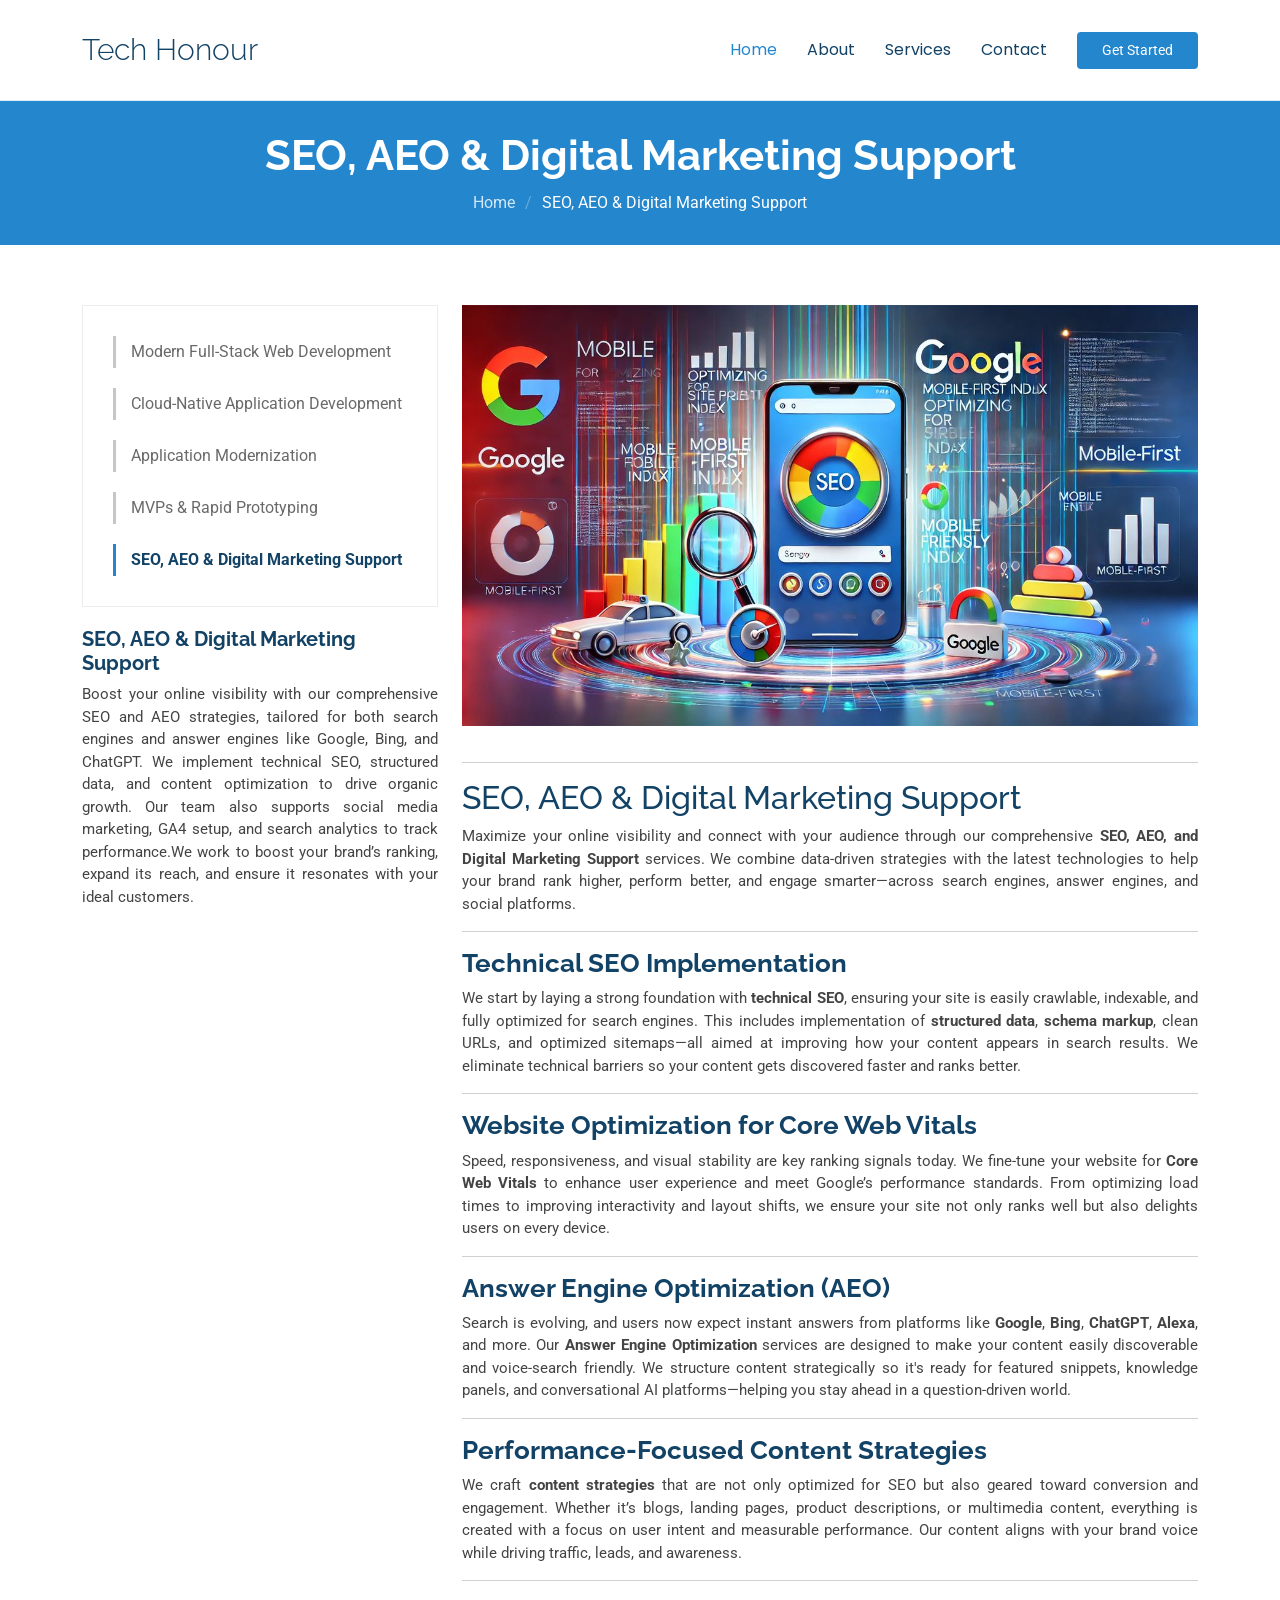
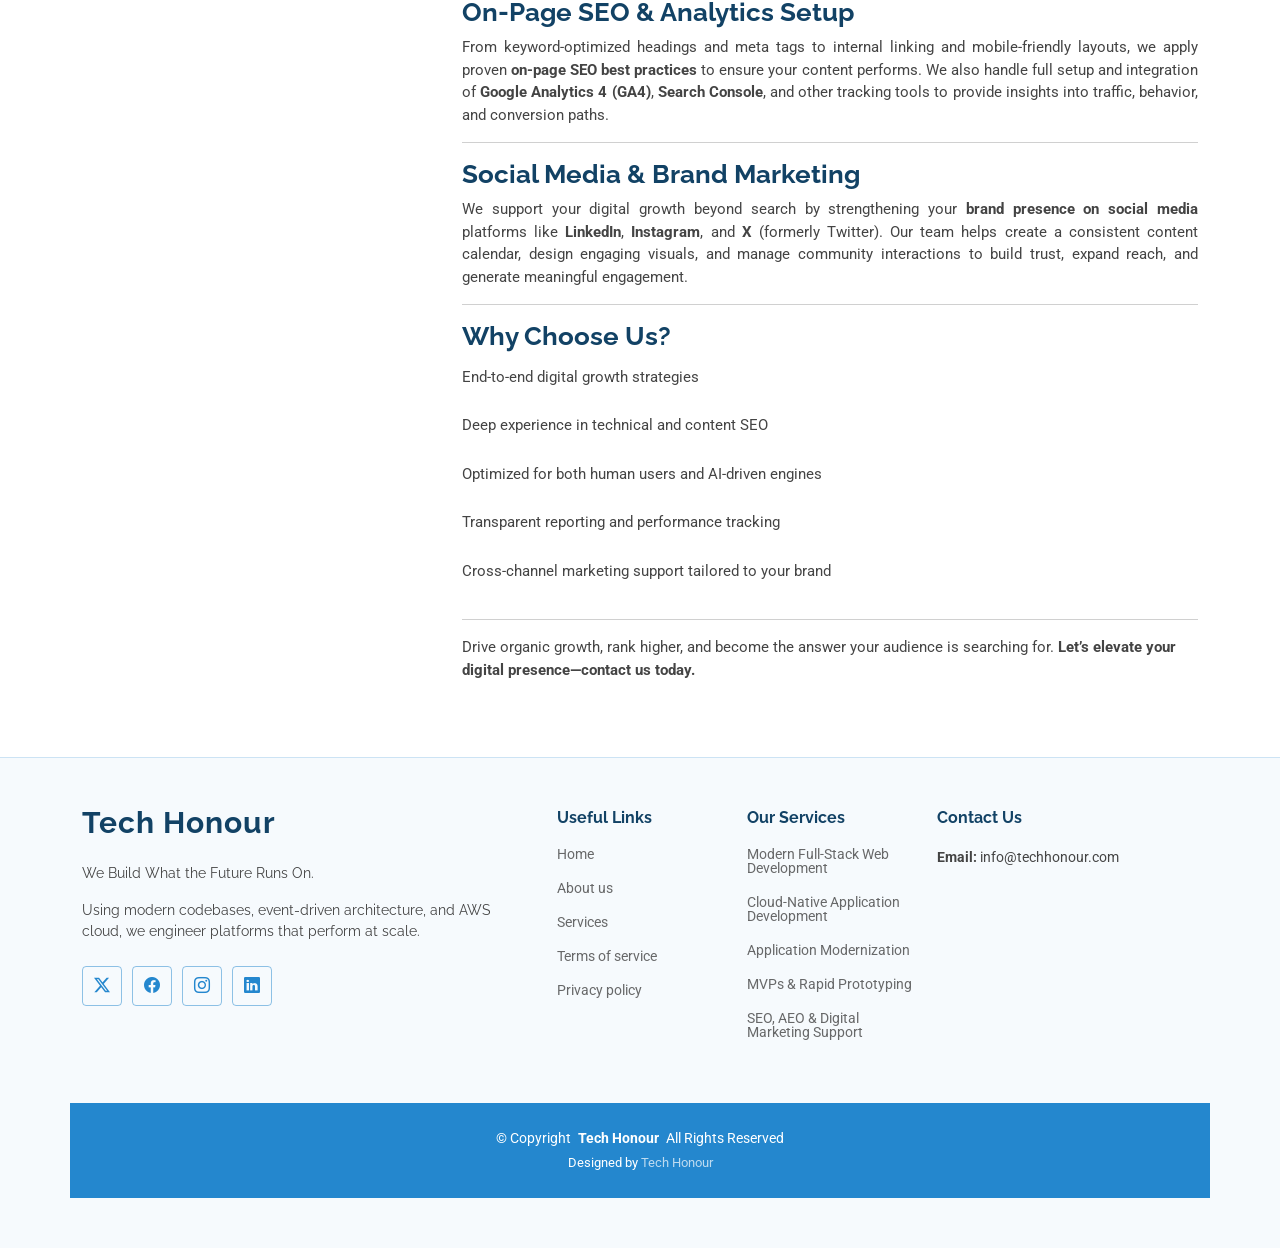
<file: seo-aeo-digital-marketing-details.html>
<!DOCTYPE html>
<html lang="en">

<head>
  <meta charset="utf-8">
  <meta content="width=device-width, initial-scale=1.0" name="viewport">
  <title>Tech Honour - SEO, AEO &amp; Digital Marketing Support</title>
  <meta name="description" content="">
  <meta name="keywords" content="">

  <!-- Favicons -->
  <link href="assets/img/favicon.png" rel="icon">
  <link href="assets/img/apple-touch-icon.png" rel="apple-touch-icon">

  <!-- Fonts -->
  <link href="https://fonts.googleapis.com" rel="preconnect">
  <link href="https://fonts.gstatic.com" rel="preconnect" crossorigin>
  <link href="https://fonts.googleapis.com/css2?family=Roboto:ital,wght@0,100;0,300;0,400;0,500;0,700;0,900;1,100;1,300;1,400;1,500;1,700;1,900&family=Poppins:ital,wght@0,100;0,200;0,300;0,400;0,500;0,600;0,700;0,800;0,900;1,100;1,200;1,300;1,400;1,500;1,600;1,700;1,800;1,900&family=Raleway:ital,wght@0,100;0,200;0,300;0,400;0,500;0,600;0,700;0,800;0,900;1,100;1,200;1,300;1,400;1,500;1,600;1,700;1,800;1,900&display=swap" rel="stylesheet">

  <!-- Vendor CSS Files -->
  <link href="assets/vendor/bootstrap/css/bootstrap.min.css" rel="stylesheet">
  <link href="assets/vendor/bootstrap-icons/bootstrap-icons.css" rel="stylesheet">
  <link href="assets/vendor/aos/aos.css" rel="stylesheet">
  <link href="assets/vendor/glightbox/css/glightbox.min.css" rel="stylesheet">
  <link href="assets/vendor/swiper/swiper-bundle.min.css" rel="stylesheet">

  <!-- Main CSS File -->
  <link href="assets/css/main.css" rel="stylesheet">

</head>

<body class="service-details-page">

  <header id="header" class="header d-flex align-items-center sticky-top">
    <div class="container-fluid container-xl position-relative d-flex align-items-center">

      <a href="index.html" class="logo d-flex align-items-center me-auto">
        <!-- Uncomment the line below if you also wish to use an image logo -->
        <!-- <img src="assets/img/logo.png" alt=""> -->
        <h1 class="sitename">Tech Honour</h1>
      </a>

      <nav id="navmenu" class="navmenu">
        <ul>
          <li><a href="index.html#hero" class="active">Home<br></a></li>
          <li><a href="index.html#about">About</a></li>
          <li><a href="index.html#services">Services</a></li>
        <!--  <li><a href="#portfolio">Portfolio</a></li>
          <li><a href="#team">Team</a></li>
          <li class="dropdown"><a href="#"><span>Dropdown</span> <i class="bi bi-chevron-down toggle-dropdown"></i></a>
            <ul>
              <li><a href="#">Dropdown 1</a></li>
              <li class="dropdown"><a href="#"><span>Deep Dropdown</span> <i class="bi bi-chevron-down toggle-dropdown"></i></a>
                <ul>
                  <li><a href="#">Deep Dropdown 1</a></li>
                  <li><a href="#">Deep Dropdown 2</a></li>
                  <li><a href="#">Deep Dropdown 3</a></li>
                  <li><a href="#">Deep Dropdown 4</a></li>
                  <li><a href="#">Deep Dropdown 5</a></li>
                </ul>
              </li>
              <li><a href="#">Dropdown 2</a></li>
              <li><a href="#">Dropdown 3</a></li>
              <li><a href="#">Dropdown 4</a></li>
            </ul>
          </li>-->
          <li><a href="index.html#contact">Contact</a></li>
        </ul>
        <i class="mobile-nav-toggle d-xl-none bi bi-list"></i>
      </nav>

       <a class="btn-getstarted" href="index.html#about">Get Started</a>

    </div>
  </header>

  <main class="main">

    <!-- Page Title -->
    <div class="page-title accent-background">
      <div class="container">
        <h1>SEO, AEO & Digital Marketing Support</h1>
        <nav class="breadcrumbs">
          <ol>
            <li><a href="index.html">Home</a></li>
            <li class="current">SEO, AEO & Digital Marketing Support</li>
          </ol>
        </nav>
      </div>
    </div><!-- End Page Title -->

    <!-- Service Details Section -->
    <section id="service-details" class="service-details section">

      <div class="container">

        <div class="row gy-4">

          <div class="col-lg-4" data-aos="fade-up" data-aos-delay="100">
             <div class="services-list">
              <a href="full-stack-details.html" >Modern Full-Stack Web Development</a>
              <a href="cloud-native-details.html">Cloud-Native Application Development</a>
              <a href="application-modernization-details.html">Application Modernization</a>
              <a href="mvp-rapid-prototyping-details.html">MVPs & Rapid Prototyping</a>
              <a href="seo-aeo-digital-marketing-details.html" class="active">SEO, AEO & Digital Marketing Support</a>
            </div>

            <h4>SEO, AEO & Digital Marketing Support</h4>
            <p class="p-tetx-justify">Boost your online visibility with our comprehensive SEO and AEO strategies, tailored for both search engines and answer engines like Google, Bing, and ChatGPT. We implement technical SEO, structured data, and content optimization to drive organic growth. Our team also supports social media marketing, GA4 setup, and search analytics to track performance.We work to boost your brand’s ranking, expand its reach, and ensure it resonates with your ideal customers.</p>
          </div>

          <div class="col-lg-8" data-aos="fade-up" data-aos-delay="200">
            <img  src="assets/img/services/seo.jpg" alt="" class="img-fluid services-img">
          <div class="markdown prose dark:prose-invert w-full break-words light">
            <hr>
            <h2>SEO, AEO &amp; Digital Marketing Support</h2>
            <p class="p-tetx-justify">Maximize your online visibility and connect with your audience through our comprehensive <strong data-start="295" data-end="338">SEO, AEO, and Digital Marketing Support</strong> services. We combine data-driven strategies with the latest technologies to help your brand rank higher, perform better, and engage smarter—across search engines, answer engines, and social platforms.</p>
            <hr>
            <h3>Technical SEO Implementation</h3>
            <p class="p-tetx-justify">We start by laying a strong foundation with <strong data-start="624" data-end="641">technical SEO</strong>, ensuring your site is easily crawlable, indexable, and fully optimized for search engines. This includes implementation of <strong data-start="766" data-end="785">structured data</strong>, <strong data-start="787" data-end="804">schema markup</strong>, clean URLs, and optimized sitemaps—all aimed at improving how your content appears in search results. We eliminate technical barriers so your content gets discovered faster and ranks better.</p>
            <hr>
            <h3>Website Optimization for Core Web Vitals</h3>
            <p class="p-tetx-justify">Speed, responsiveness, and visual stability are key ranking signals today. We fine-tune your website for <strong data-start="1154" data-end="1173">Core Web Vitals</strong> to enhance user experience and meet Google’s performance standards. From optimizing load times to improving interactivity and layout shifts, we ensure your site not only ranks well but also delights users on every device.</p>
            <hr>
            <h3>Answer Engine Optimization (AEO)</h3>
            <p class="p-tetx-justify">Search is evolving, and users now expect instant answers from platforms like <strong data-start="1517" data-end="1527">Google</strong>, <strong data-start="1529" data-end="1537">Bing</strong>, <strong data-start="1539" data-end="1550">ChatGPT</strong>, <strong data-start="1552" data-end="1561">Alexa</strong>, and more. Our <strong data-start="1577" data-end="1607">Answer Engine Optimization</strong> services are designed to make your content easily discoverable and voice-search friendly. We structure content strategically so it's ready for featured snippets, knowledge panels, and conversational AI platforms—helping you stay ahead in a question-driven world.</p>
            <hr>
            <h3>Performance-Focused Content Strategies</h3>
            <p class="p-tetx-justify">We craft <strong data-start="1930" data-end="1952">content strategies</strong> that are not only optimized for SEO but also geared toward conversion and engagement. Whether it’s blogs, landing pages, product descriptions, or multimedia content, everything is created with a focus on user intent and measurable performance. Our content aligns with your brand voice while driving traffic, leads, and awareness.</p>
            <hr>
            <h3>On-Page SEO &amp; Analytics Setup</h3>
            <p class="p-tetx-justify">From keyword-optimized headings and meta tags to internal linking and mobile-friendly layouts, we apply proven <strong data-start="2435" data-end="2465">on-page SEO best practices</strong> to ensure your content performs. We also handle full setup and integration of <strong data-start="2544" data-end="2572">Google Analytics 4 (GA4)</strong>, <strong data-start="2574" data-end="2592">Search Console</strong>, and other tracking tools to provide insights into traffic, behavior, and conversion paths.</p>
            <hr>
            <h3>Social Media &amp; Brand Marketing</h3>
            <p class="p-tetx-justify">We support your digital growth beyond search by strengthening your <strong data-start="2794" data-end="2828">brand presence on social media</strong> platforms like <strong data-start="2844" data-end="2856">LinkedIn</strong>, <strong data-start="2858" data-end="2871">Instagram</strong>, and <strong data-start="2877" data-end="2882">X</strong> (formerly Twitter). Our team helps create a consistent content calendar, design engaging visuals, and manage community interactions to build trust, expand reach, and generate meaningful engagement.</p>
            <hr>
            <h3>Why Choose Us?</h3>
            <ul>
            <li>
            <p>End-to-end digital growth strategies</p>
            </li>
            <li>
            <p>Deep experience in technical and content SEO</p>
            </li>
            <li>
            <p>Optimized for both human users and AI-driven engines</p>
            </li>
            <li>
            <p>Transparent reporting and performance tracking</p>
            </li>
            <li>
            <p>Cross-channel marketing support tailored to your brand</p>
            </li>
            </ul>
            <hr>
            <p>Drive organic growth, rank higher, and become the answer your audience is searching for. <strong data-start="3459" data-end="3516">Let’s elevate your digital presence—contact us today.</strong></p>


          </div>

        </div>

      </div>

    </section><!-- /Service Details Section -->

  </main>

  <footer id="footer" class="footer light-background">

    <div class="container footer-top">
      <div class="row gy-4">
        <div class="col-lg-5 col-md-12 footer-about">
          <a href="index.html" class="logo d-flex align-items-center">
            <span class="sitename">Tech Honour</span>
          </a>
          <p>We Build What the Future Runs On.</p>
          <p>Using modern codebases, event-driven architecture, and AWS cloud, we engineer platforms that perform at scale.</p> 
          <div class="social-links d-flex mt-4">
            <a href=""><i class="bi bi-twitter-x"></i></a>
            <a href=""><i class="bi bi-facebook"></i></a>
            <a href=""><i class="bi bi-instagram"></i></a>
            <a href=""><i class="bi bi-linkedin"></i></a>
          </div>
        </div>

        <div class="col-lg-2 col-6 footer-links">
          <h4>Useful Links</h4>
        <ul>
            <li><a href="index.html#hero" class="active">Home</a></li>
            <li><a href="index.html#about">About us</a></li>
            <li><a href="index.html#services">Services</a></li>
            <li><a href="terms-of-service.html">Terms of service</a></li>
            <li><a href="privacy-policy.html">Privacy policy</a></li>
          </ul>
        </div>

        <div class="col-lg-2 col-6 footer-links">
          <h4>Our Services</h4>
            <ul>          
              <li><a href="full-stack-details.html">Modern Full-Stack Web Development</a></li>
              <li><a href="cloud-native-details.html">Cloud-Native Application Development</a></li>
              <li><a href="application-modernization-details.html">Application Modernization</a></li>
              <li><a href="mvp-rapid-prototyping-details.html">MVPs & Rapid Prototyping</a></li>
              <li><a href="seo-aeo-digital-marketing-details.html">SEO, AEO & Digital Marketing Support</a></li>
            </ul>
        </div>

        <div class="col-lg-3 col-md-12 footer-contact text-center text-md-start">
          <h4>Contact Us</h4>
          <!--<p>A108 Adam Street</p>
          <p>New York, NY 535022</p>
          <p>United States</p>
          <p class="mt-4"><strong>Phone:</strong> <span>+1 5589 55488 55</span></p>-->
          <p><strong>Email:</strong> <span>info@techhonour.com</span></p>
        </div>

      </div>
    </div>

    <div class="container copyright text-center mt-4">
      <p>© <span>Copyright</span> <strong class="px-1 sitename">Tech Honour</strong> <span>All Rights Reserved</span></p>
      <div class="credits">
        Designed by <a href="https://techhonour.com/">Tech Honour</a> 
      </div>
    </div>

  </footer>

  <!-- Scroll Top -->
  <a href="#" id="scroll-top" class="scroll-top d-flex align-items-center justify-content-center"><i class="bi bi-arrow-up-short"></i></a>

  <!-- Preloader -->
  <div id="preloader"></div>

  <!-- Vendor JS Files -->
  <script src="assets/vendor/bootstrap/js/bootstrap.bundle.min.js"></script>
  <script src="assets/vendor/php-email-form/validate.js"></script>
  <script src="assets/vendor/aos/aos.js"></script>
  <script src="assets/vendor/purecounter/purecounter_vanilla.js"></script>
  <script src="assets/vendor/glightbox/js/glightbox.min.js"></script>
  <script src="assets/vendor/swiper/swiper-bundle.min.js"></script>
  <script src="assets/vendor/imagesloaded/imagesloaded.pkgd.min.js"></script>
  <script src="assets/vendor/isotope-layout/isotope.pkgd.min.js"></script>

  <!-- Main JS File -->
  <script src="assets/js/main.js"></script>

</body>

</html>
</file>
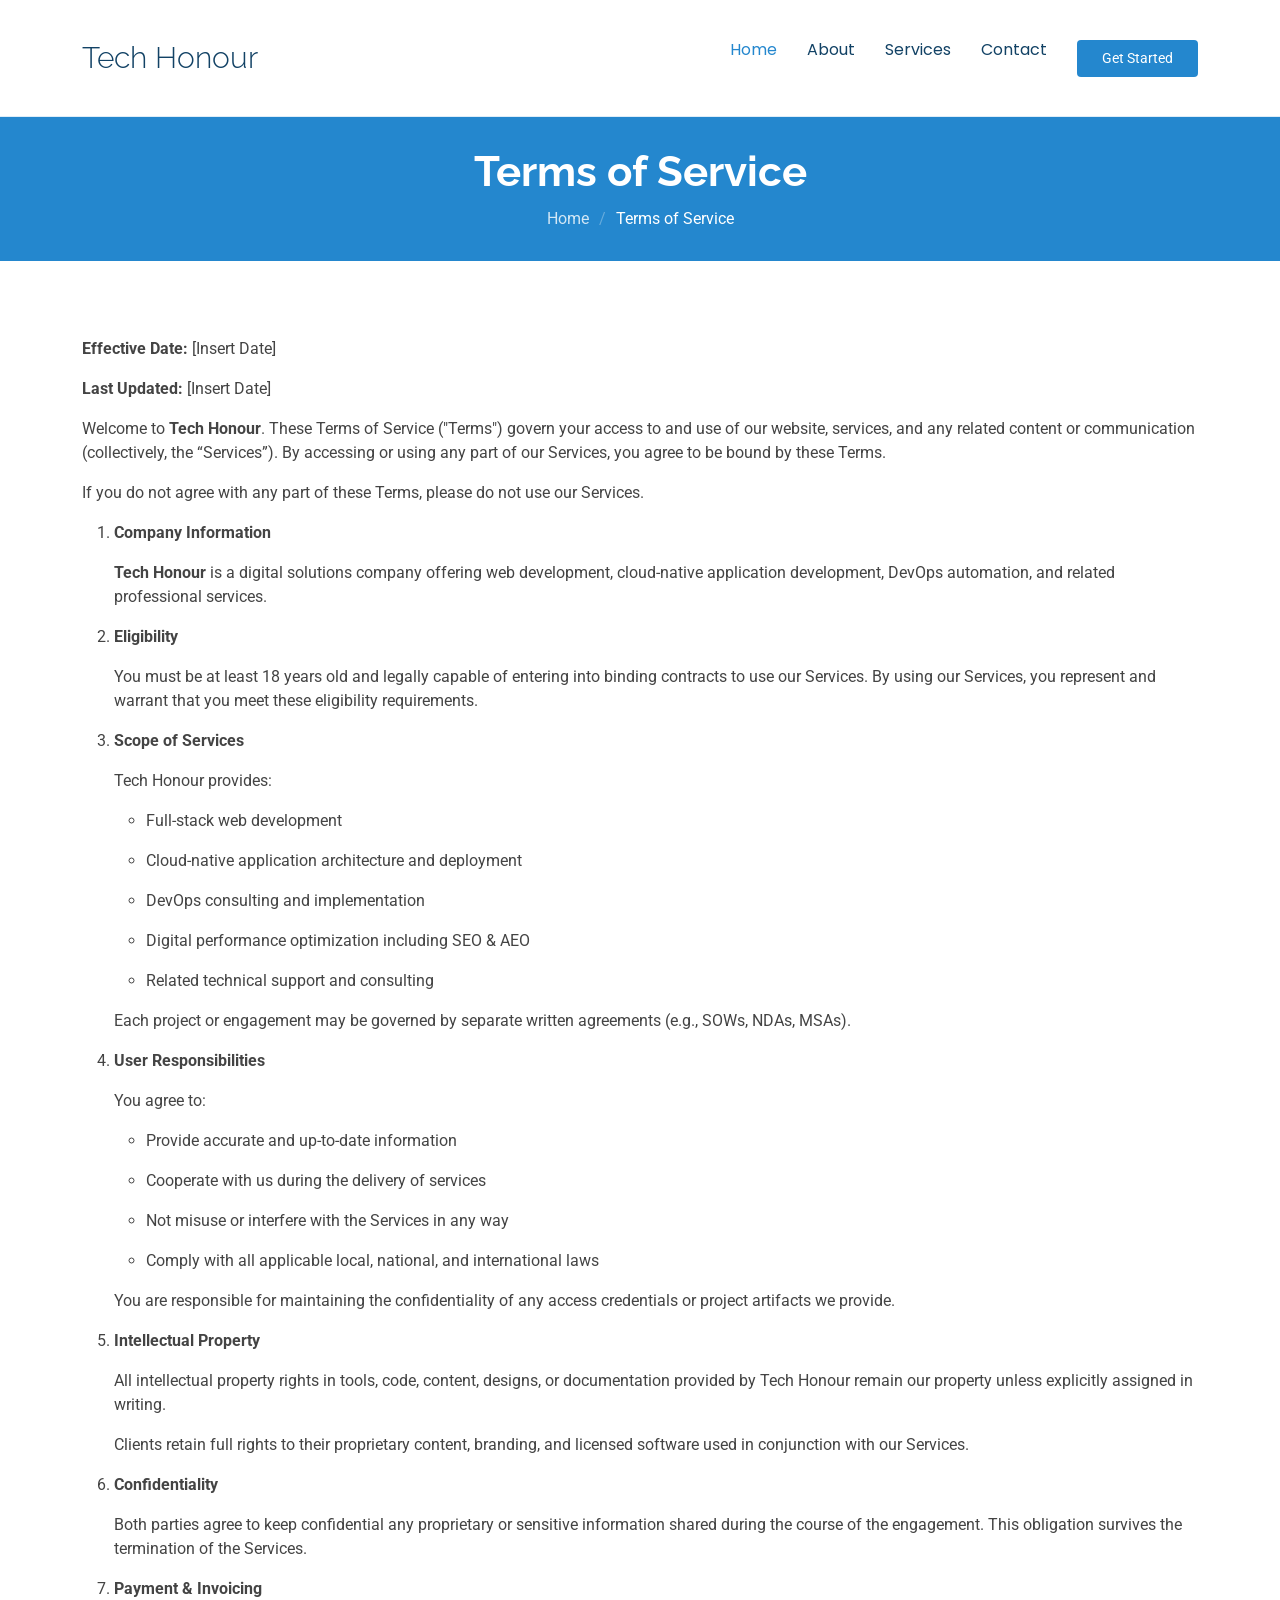
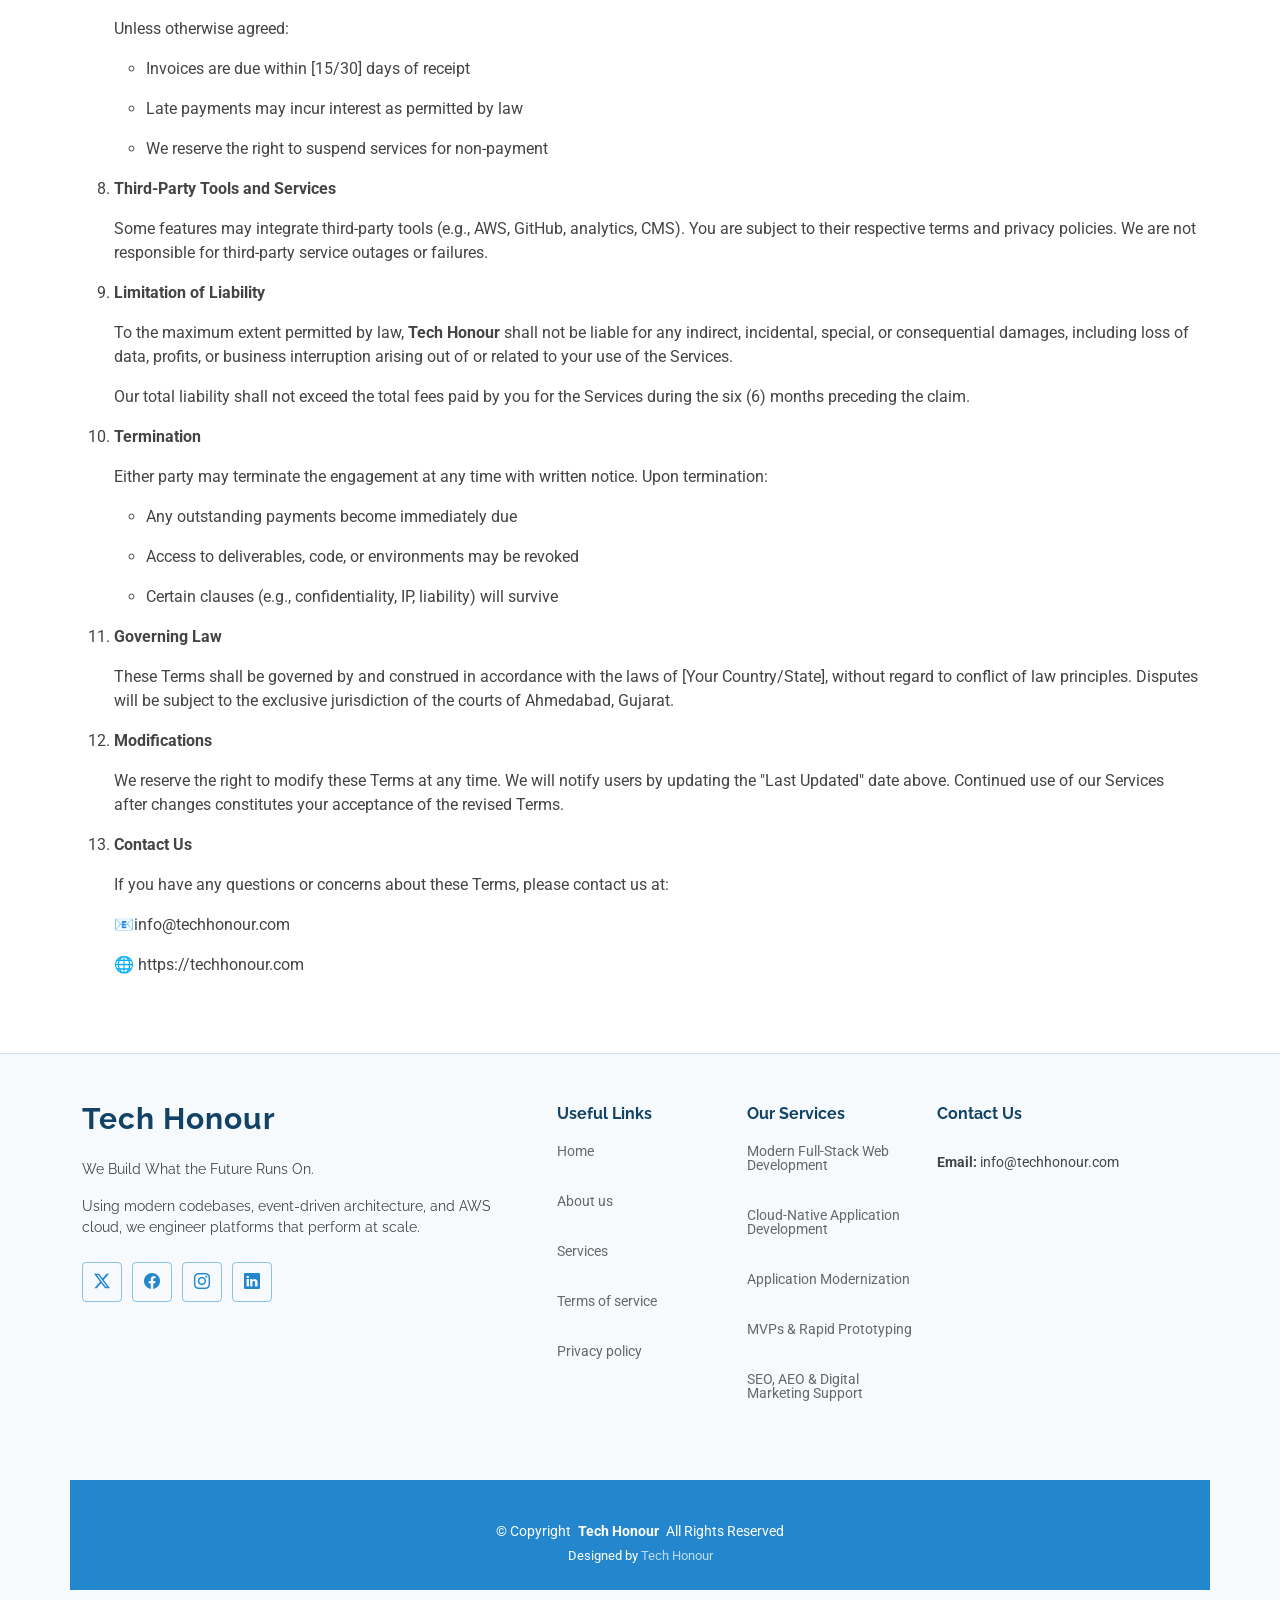
<file: terms-of-service.html>
<!DOCTYPE html>
<html lang="en">

<head>
  <meta charset="utf-8">
  <meta content="width=device-width, initial-scale=1.0" name="viewport">
  <title>Tech Honour Terms of Service</title>
  <meta name="description" content="">
  <meta name="keywords" content="">

  <!-- Favicons -->
  <link href="assets/img/favicon.png" rel="icon">
  <link href="assets/img/apple-touch-icon.png" rel="apple-touch-icon">

  <!-- Fonts -->
  <link href="https://fonts.googleapis.com" rel="preconnect">
  <link href="https://fonts.gstatic.com" rel="preconnect" crossorigin>
  <link href="https://fonts.googleapis.com/css2?family=Roboto:ital,wght@0,100;0,300;0,400;0,500;0,700;0,900;1,100;1,300;1,400;1,500;1,700;1,900&family=Poppins:ital,wght@0,100;0,200;0,300;0,400;0,500;0,600;0,700;0,800;0,900;1,100;1,200;1,300;1,400;1,500;1,600;1,700;1,800;1,900&family=Raleway:ital,wght@0,100;0,200;0,300;0,400;0,500;0,600;0,700;0,800;0,900;1,100;1,200;1,300;1,400;1,500;1,600;1,700;1,800;1,900&display=swap" rel="stylesheet">

  <!-- Vendor CSS Files -->
  <link href="assets/vendor/bootstrap/css/bootstrap.min.css" rel="stylesheet">
  <link href="assets/vendor/bootstrap-icons/bootstrap-icons.css" rel="stylesheet">
  <link href="assets/vendor/aos/aos.css" rel="stylesheet">
  <link href="assets/vendor/glightbox/css/glightbox.min.css" rel="stylesheet">
  <link href="assets/vendor/swiper/swiper-bundle.min.css" rel="stylesheet">

  <!-- Main CSS File -->
  <link href="assets/css/main.css" rel="stylesheet">
  <style>
    p
    {
    margin-top: 1rem;
    margin-bottom: 1rem;    
   }
   ul li
   {
     margin-bottom: 1rem;
   }
  </style>

</head>

<body class="starter-page-page">

  <header id="header" class="header d-flex align-items-center sticky-top">
    <div class="container-fluid container-xl position-relative d-flex align-items-center">

      <a href="index.html" class="logo d-flex align-items-center me-auto">
        <!-- Uncomment the line below if you also wish to use an image logo -->
        <!-- <img src="assets/img/logo.png" alt=""> -->
        <h1 class="sitename">Tech Honour</h1>
      </a>

      <nav id="navmenu" class="navmenu">
         <ul>
          <li><a href="index.html#hero" class="active">Home<br></a></li>
          <li><a href="index.html#about">About</a></li>
          <li><a href="index.html#services">Services</a></li>
        <!--  <li><a href="#portfolio">Portfolio</a></li>
          <li><a href="#team">Team</a></li>
          <li class="dropdown"><a href="#"><span>Dropdown</span> <i class="bi bi-chevron-down toggle-dropdown"></i></a>
            <ul>
              <li><a href="#">Dropdown 1</a></li>
              <li class="dropdown"><a href="#"><span>Deep Dropdown</span> <i class="bi bi-chevron-down toggle-dropdown"></i></a>
                <ul>
                  <li><a href="#">Deep Dropdown 1</a></li>
                  <li><a href="#">Deep Dropdown 2</a></li>
                  <li><a href="#">Deep Dropdown 3</a></li>
                  <li><a href="#">Deep Dropdown 4</a></li>
                  <li><a href="#">Deep Dropdown 5</a></li>
                </ul>
              </li>
              <li><a href="#">Dropdown 2</a></li>
              <li><a href="#">Dropdown 3</a></li>
              <li><a href="#">Dropdown 4</a></li>
            </ul>
          </li>-->
          <li><a href="index.html#contact">Contact</a></li>
        </ul>
        <i class="mobile-nav-toggle d-xl-none bi bi-list"></i>
      </nav>

     <a class="btn-getstarted" href="index.html#about">Get Started</a>

    </div>
  </header>

  <main class="main">

    <!-- Page Title -->
    <div class="page-title accent-background">
      <div class="container">
        <h1>Terms of Service</h1>
        <nav class="breadcrumbs">
          <ol>
            <li><a href="index.html">Home</a></li>
            <li class="current">Terms of Service</li>
          </ol>
        </nav>
      </div>
    </div><!-- End Page Title -->

    <!-- Starter Section Section -->
    <section id="starter-section" class="starter-section section">

      <div class="container" data-aos="fade-up">        
        <p><strong>Effective Date:</strong> [Insert Date]</p>
        <p><strong>Last Updated:</strong> [Insert Date]</p>
        <p>Welcome to<strong> Tech Honour</strong>. These Terms of Service ("Terms") govern your access to and use of our website, services, and any related content or communication (collectively, the “Services”). By accessing or using any part of our Services, you agree to be bound by these Terms.</p>
        <p>If you do not agree with any part of these Terms, please do not use our Services.</p>
      </div>
      <div class="container" data-aos="fade-up">        
        <ol>
          <li><strong>Company Information</strong>
            <p><strong>Tech Honour</strong> is a digital solutions company offering web development, cloud-native application development, DevOps automation, and related professional services.</p>
          </li>
          <li><strong>Eligibility</strong>
            <p>You must be at least 18 years old and legally capable of entering into binding contracts to use our Services. By using our Services, you represent and warrant that you meet these eligibility requirements.
</p>
          </li>
          <li><strong>Scope of Services</strong>
            <p>Tech Honour provides:</p>
            <ul>
              <li>Full-stack web development</li>
              <li>Cloud-native application architecture and deployment</li>
              <li>DevOps consulting and implementation</li>
              <li>Digital performance optimization including SEO & AEO</li>
              <li>Related technical support and consulting</li>
            </ul>
            <p>Each project or engagement may be governed by separate written agreements (e.g., SOWs, NDAs, MSAs).</p>
          </li>
           <li><strong>User Responsibilities</strong>
            <p>You agree to:</p>
            <ul>
              <li>Provide accurate and up-to-date information</li>
              <li>Cooperate with us during the delivery of services</li>
              <li>Not misuse or interfere with the Services in any way</li>
              <li>Comply with all applicable local, national, and international laws</li>
              
            </ul>
            <p></p>You are responsible for maintaining the confidentiality of any access credentials or project artifacts we provide.</p>
          </li>
          
          <li><strong>Intellectual Property</strong>
            <p>All intellectual property rights in tools, code, content, designs, or documentation provided by Tech Honour remain our property unless explicitly assigned in writing.</p>
            <p>Clients retain full rights to their proprietary content, branding, and licensed software used in conjunction with our Services.</p>
          </li>
          <li><strong>Confidentiality</strong>
            <p>Both parties agree to keep confidential any proprietary or sensitive information shared during the course of the engagement. This obligation survives the termination of the Services.</p>
          </li>
          <li><strong>Payment & Invoicing</strong>
            <p>Unless otherwise agreed:
            </p>
            <ul>
              <li>Invoices are due within [15/30] days of receipt</li>
              <li>Late payments may incur interest as permitted by law</li>
              <li>We reserve the right to suspend services for non-payment</li>
            </ul>
          </li>
          <li><strong>Third-Party Tools and Services</strong>
            <p>Some features may integrate third-party tools (e.g., AWS, GitHub, analytics, CMS). You are subject to their respective terms and privacy policies. We are not responsible for third-party service outages or failures.</p>            
          </li>
          <li><strong>Limitation of Liability</strong>
            <p>To the maximum extent permitted by law, <strong>Tech Honour </strong> shall not be liable for any indirect, incidental, special, or consequential damages, including loss of data, profits, or business interruption arising out of or related to your use of the Services.</p>
            <p>Our total liability shall not exceed the total fees paid by you for the Services during the six (6) months preceding the claim.</p>
          </li>
        
          <li><strong>Termination</strong>
            <p>Either party may terminate the engagement at any time with written notice. Upon termination:</p>
            <ul>
              <li>Any outstanding payments become immediately due</li>
              <li>Access to deliverables, code, or environments may be revoked</li>
              <li>Certain clauses (e.g., confidentiality, IP, liability) will survive</li>
            </ul>
          </li>
          <li><strong>Governing Law</strong>
            <p>These Terms shall be governed by and construed in accordance with the laws of [Your Country/State], without regard to conflict of law principles. Disputes will be subject to the exclusive jurisdiction of the courts of Ahmedabad, Gujarat.</p>
          </li>
          <li><strong>Modifications</strong>
            <p>We reserve the right to modify these Terms at any time. We will notify users by updating the "Last Updated" date above. Continued use of our Services after changes constitutes your acceptance of the revised Terms.</p>
          </li>
          <li><strong>Contact Us</strong>
            <p>If you have any questions or concerns about these Terms, please contact us at:</p>
            <p>📧info@techhonour.com</p>
            <p>🌐 https://techhonour.com</p>
          </li>
        </ol>
        
      </div>

    </section><!-- /Starter Section Section -->

  </main>

    <footer id="footer" class="footer light-background">

    <div class="container footer-top">
      <div class="row gy-4">
        <div class="col-lg-5 col-md-12 footer-about">
          <a href="index.html" class="logo d-flex align-items-center">
            <span class="sitename">Tech Honour</span>
          </a>
          <p>We Build What the Future Runs On.</p>
          <p>Using modern codebases, event-driven architecture, and AWS cloud, we engineer platforms that perform at scale.</p> 
          <div class="social-links d-flex mt-4">
            <a href=""><i class="bi bi-twitter-x"></i></a>
            <a href=""><i class="bi bi-facebook"></i></a>
            <a href=""><i class="bi bi-instagram"></i></a>
            <a href=""><i class="bi bi-linkedin"></i></a>
          </div>
        </div>

        <div class="col-lg-2 col-6 footer-links">
          <h4>Useful Links</h4>
          <ul>
            <li><a href="index.html#hero" class="active">Home</a></li>
            <li><a href="index.html#about">About us</a></li>
            <li><a href="index.html#services">Services</a></li>
            <li><a href="terms-of-service.html">Terms of service</a></li>
            <li><a href="privacy-policy.html">Privacy policy</a></li>
          </ul>
        </div>

        <div class="col-lg-2 col-6 footer-links">
          <h4>Our Services</h4>
            <ul>          
              <li><a href="full-stack-details.html">Modern Full-Stack Web Development</a></li>
              <li><a href="cloud-native-details.html">Cloud-Native Application Development</a></li>
              <li><a href="application-modernization-details.html">Application Modernization</a></li>
              <li><a href="mvp-rapid-prototyping-details.html">MVPs & Rapid Prototyping</a></li>
              <li><a href="seo-aeo-digital-marketing-details.html">SEO, AEO & Digital Marketing Support</a></li>
            </ul>
        </div>

        <div class="col-lg-3 col-md-12 footer-contact text-center text-md-start">
          <h4>Contact Us</h4>
          <!--<p>A108 Adam Street</p>
          <p>New York, NY 535022</p>
          <p>United States</p>
          <p class="mt-4"><strong>Phone:</strong> <span>+1 5589 55488 55</span></p>-->
          <p><strong>Email:</strong> <span>info@techhonour.com</span></p>
        </div>

      </div>
    </div>

    <div class="container copyright text-center mt-4">
      <p>© <span>Copyright</span> <strong class="px-1 sitename">Tech Honour</strong> <span>All Rights Reserved</span></p>
      <div class="credits">
          Designed by <a href="https://techhonour.com/">Tech Honour</a> 
      </div>
    </div>

  </footer>

  <!-- Scroll Top -->
  <a href="#" id="scroll-top" class="scroll-top d-flex align-items-center justify-content-center"><i class="bi bi-arrow-up-short"></i></a>

  <!-- Preloader -->
  <div id="preloader"></div>

  <!-- Vendor JS Files -->
  <script src="assets/vendor/bootstrap/js/bootstrap.bundle.min.js"></script>
  <script src="assets/vendor/php-email-form/validate.js"></script>
  <script src="assets/vendor/aos/aos.js"></script>
  <script src="assets/vendor/purecounter/purecounter_vanilla.js"></script>
  <script src="assets/vendor/glightbox/js/glightbox.min.js"></script>
  <script src="assets/vendor/swiper/swiper-bundle.min.js"></script>
  <script src="assets/vendor/imagesloaded/imagesloaded.pkgd.min.js"></script>
  <script src="assets/vendor/isotope-layout/isotope.pkgd.min.js"></script>

  <!-- Main JS File -->
  <script src="assets/js/main.js"></script>

</body>

</html>
</file>
<file: assets/css/main.css>
/**

*/

/*--------------------------------------------------------------
# Font & Color Variables
# 
--------------------------------------------------------------*/
/* Fonts */
:root {
  --default-font: "Roboto",  system-ui, -apple-system, "Segoe UI", Roboto, "Helvetica Neue", Arial, "Noto Sans", "Liberation Sans", sans-serif, "Apple Color Emoji", "Segoe UI Emoji", "Segoe UI Symbol", "Noto Color Emoji";
  --heading-font: "Raleway",  sans-serif;
  --nav-font: "Poppins",  sans-serif;
}

/* Global Colors - The following color variables are used throughout the website. Updating them here will change the color scheme of the entire website */
:root { 
  --background-color: #ffffff; /* Background color for the entire website, including individual sections */
  --default-color: #444444; /* Default color used for the majority of the text content across the entire website */
  --heading-color: #124265; /* Color for headings, subheadings and title throughout the website */
  --accent-color: #2487ce; /* Accent color that represents your brand on the website. It's used for buttons, links, and other elements that need to stand out */
  --surface-color: #ffffff; /* The surface color is used as a background of boxed elements within sections, such as cards, icon boxes, or other elements that require a visual separation from the global background. */
  --contrast-color: #ffffff; /* Contrast color for text, ensuring readability against backgrounds of accent, heading, or default colors. */
}

/* Nav Menu Colors - The following color variables are used specifically for the navigation menu. They are separate from the global colors to allow for more customization options */
:root {
  --nav-color: #124265;  /* The default color of the main navmenu links */
  --nav-hover-color: #2487ce; /* Applied to main navmenu links when they are hovered over or active */
  --nav-mobile-background-color: #ffffff; /* Used as the background color for mobile navigation menu */
  --nav-dropdown-background-color: #ffffff; /* Used as the background color for dropdown items that appear when hovering over primary navigation items */
  --nav-dropdown-color: #124265; /* Used for navigation links of the dropdown items in the navigation menu. */
  --nav-dropdown-hover-color: #2487ce; /* Similar to --nav-hover-color, this color is applied to dropdown navigation links when they are hovered over. */
}

/* Color Presets - These classes override global colors when applied to any section or element, providing reuse of the sam color scheme. */

.light-background {
  --background-color: #f6fafd;
  --surface-color: #ffffff;
}

.dark-background {
  --background-color: #060606;
  --default-color: #ffffff;
  --heading-color: #ffffff;
  --surface-color: #252525;
  --contrast-color: #ffffff;
}

.accent-background {
  --background-color: #2487ce;
  --default-color: #ffffff;
  --heading-color: #ffffff;
  --accent-color: #ffffff;
  --surface-color: #469fdf;
  --contrast-color: #ffffff;
}

/* Smooth scroll */
:root {
  scroll-behavior: smooth;
}

/*--------------------------------------------------------------
# General Styling & Shared Classes
--------------------------------------------------------------*/
body {
  color: var(--default-color);
  background-color: var(--background-color);
  font-family: var(--default-font);
}

a {
  color: var(--accent-color);
  text-decoration: none;
  transition: 0.3s;
}

a:hover {
  color: color-mix(in srgb, var(--accent-color), transparent 25%);
  text-decoration: none;
}

h1,
h2,
h3,
h4,
h5,
h6 {
  color: var(--heading-color);
  font-family: var(--heading-font);
}

/* Pulsating Play Button
------------------------------*/
.pulsating-play-btn {
  width: 94px;
  height: 94px;
  background: radial-gradient(var(--accent-color) 50%, color-mix(in srgb, var(--accent-color), transparent 75%) 52%);
  border-radius: 50%;
  display: block;
  position: relative;
  overflow: hidden;
}

.pulsating-play-btn:before {
  content: "";
  position: absolute;
  width: 120px;
  height: 120px;
  animation-delay: 0s;
  animation: pulsate-play-btn 2s;
  animation-direction: forwards;
  animation-iteration-count: infinite;
  animation-timing-function: steps;
  opacity: 1;
  border-radius: 50%;
  border: 5px solid color-mix(in srgb, var(--accent-color), transparent 30%);
  top: -15%;
  left: -15%;
  background: rgba(198, 16, 0, 0);
}

.pulsating-play-btn:after {
  content: "";
  position: absolute;
  left: 50%;
  top: 50%;
  transform: translateX(-40%) translateY(-50%);
  width: 0;
  height: 0;
  border-top: 10px solid transparent;
  border-bottom: 10px solid transparent;
  border-left: 15px solid #fff;
  z-index: 100;
  transition: all 400ms cubic-bezier(0.55, 0.055, 0.675, 0.19);
}

.pulsating-play-btn:hover:before {
  content: "";
  position: absolute;
  left: 50%;
  top: 50%;
  transform: translateX(-40%) translateY(-50%);
  width: 0;
  height: 0;
  border: none;
  border-top: 10px solid transparent;
  border-bottom: 10px solid transparent;
  border-left: 15px solid #fff;
  z-index: 200;
  animation: none;
  border-radius: 0;
}

.pulsating-play-btn:hover:after {
  border-left: 15px solid var(--accent-color);
  transform: scale(20);
}

@keyframes pulsate-play-btn {
  0% {
    transform: scale(0.6, 0.6);
    opacity: 1;
  }

  100% {
    transform: scale(1, 1);
    opacity: 0;
  }
}

/* PHP Email Form Messages
------------------------------*/
.php-email-form .error-message {
  display: none;
  background: #df1529;
  color: #ffffff;
  text-align: left;
  padding: 15px;
  margin-bottom: 24px;
  font-weight: 600;
}

.php-email-form .sent-message {
  display: none;
  color: #ffffff;
  background: #059652;
  text-align: center;
  padding: 15px;
  margin-bottom: 24px;
  font-weight: 600;
}

.php-email-form .loading {
  display: none;
  background: var(--surface-color);
  text-align: center;
  padding: 15px;
  margin-bottom: 24px;
}

.php-email-form .loading:before {
  content: "";
  display: inline-block;
  border-radius: 50%;
  width: 24px;
  height: 24px;
  margin: 0 10px -6px 0;
  border: 3px solid var(--accent-color);
  border-top-color: var(--surface-color);
  animation: php-email-form-loading 1s linear infinite;
}

@keyframes php-email-form-loading {
  0% {
    transform: rotate(0deg);
  }

  100% {
    transform: rotate(360deg);
  }
}

/*--------------------------------------------------------------
# Global Header
--------------------------------------------------------------*/
.header {
  color: var(--default-color);
  background-color: var(--background-color);
  padding: 20px 0;
  transition: all 0.5s;
  z-index: 997;
  border-bottom: 1px solid color-mix(in srgb, var(--accent-color), transparent 85%);
}

.header .logo {
  line-height: 1;
}

.header .logo img {
  max-height: 36px;
  margin-right: 8px;
}

.header .logo h1 {
  font-size: 30px;
  margin: 0;
  font-weight: 300;
  color: var(--heading-color);
}

.header .btn-getstarted,
.header .btn-getstarted:focus {
  color: var(--contrast-color);
  background: var(--accent-color);
  font-size: 14px;
  padding: 8px 25px;
  margin: 0 0 0 30px;
  border-radius: 4px;
  transition: 0.3s;
}

.header .btn-getstarted:hover,
.header .btn-getstarted:focus:hover {
  color: var(--contrast-color);
  background: color-mix(in srgb, var(--accent-color), transparent 15%);
}

@media (max-width: 1200px) {
  .header .logo {
    order: 1;
  }

  .header .btn-getstarted {
    order: 2;
    margin: 0 15px 0 0;
    padding: 6px 15px;
  }

  .header .navmenu {
    order: 3;
  }
}

.scrolled .header {
  border-color: var(--contrast-color);
  box-shadow: 0px 0 18px rgba(0, 0, 0, 0.1);
}

/*--------------------------------------------------------------
# Navigation Menu
--------------------------------------------------------------*/
/* Navmenu - Desktop */
@media (min-width: 1200px) {
  .navmenu {
    padding: 0;
  }

  .navmenu ul {
    margin: 0;
    padding: 0;
    display: flex;
    list-style: none;
    align-items: center;
  }

  .navmenu li {
    position: relative;
  }

  .navmenu a,
  .navmenu a:focus {
    color: var(--nav-color);
    padding: 18px 15px;
    font-size: 16px;
    font-family: var(--nav-font);
    font-weight: 400;
    display: flex;
    align-items: center;
    justify-content: space-between;
    white-space: nowrap;
    transition: 0.3s;
  }

  .navmenu a i,
  .navmenu a:focus i {
    font-size: 12px;
    line-height: 0;
    margin-left: 5px;
    transition: 0.3s;
  }

  .navmenu li:last-child a {
    padding-right: 0;
  }

  .navmenu li:hover>a,
  .navmenu .active,
  .navmenu .active:focus {
    color: var(--nav-hover-color);
  }

  .navmenu .dropdown ul {
    margin: 0;
    padding: 10px 0;
    background: var(--nav-dropdown-background-color);
    display: block;
    position: absolute;
    visibility: hidden;
    left: 14px;
    top: 130%;
    opacity: 0;
    transition: 0.3s;
    border-radius: 4px;
    z-index: 99;
    box-shadow: 0px 0px 30px rgba(0, 0, 0, 0.1);
  }

  .navmenu .dropdown ul li {
    min-width: 200px;
  }

  .navmenu .dropdown ul a {
    padding: 10px 20px;
    font-size: 15px;
    text-transform: none;
    color: var(--nav-dropdown-color);
  }

  .navmenu .dropdown ul a i {
    font-size: 12px;
  }

  .navmenu .dropdown ul a:hover,
  .navmenu .dropdown ul .active:hover,
  .navmenu .dropdown ul li:hover>a {
    color: var(--nav-dropdown-hover-color);
  }

  .navmenu .dropdown:hover>ul {
    opacity: 1;
    top: 100%;
    visibility: visible;
  }

  .navmenu .dropdown .dropdown ul {
    top: 0;
    left: -90%;
    visibility: hidden;
  }

  .navmenu .dropdown .dropdown:hover>ul {
    opacity: 1;
    top: 0;
    left: -100%;
    visibility: visible;
  }
}

/* Navmenu - Mobile */
@media (max-width: 1199px) {
  .mobile-nav-toggle {
    color: var(--nav-color);
    font-size: 28px;
    line-height: 0;
    margin-right: 10px;
    cursor: pointer;
    transition: color 0.3s;
  }

  .navmenu {
    padding: 0;
    z-index: 9997;
  }

  .navmenu ul {
    display: none;
    list-style: none;
    position: absolute;
    inset: 60px 20px 20px 20px;
    padding: 10px 0;
    margin: 0;
    border-radius: 6px;
    background-color: var(--nav-mobile-background-color);
    overflow-y: auto;
    transition: 0.3s;
    z-index: 9998;
    box-shadow: 0px 0px 30px rgba(0, 0, 0, 0.1);
  }

  .navmenu a,
  .navmenu a:focus {
    color: var(--nav-dropdown-color);
    padding: 10px 20px;
    font-family: var(--nav-font);
    font-size: 17px;
    font-weight: 500;
    display: flex;
    align-items: center;
    justify-content: space-between;
    white-space: nowrap;
    transition: 0.3s;
  }

  .navmenu a i,
  .navmenu a:focus i {
    font-size: 12px;
    line-height: 0;
    margin-left: 5px;
    width: 30px;
    height: 30px;
    display: flex;
    align-items: center;
    justify-content: center;
    border-radius: 50%;
    transition: 0.3s;
    background-color: color-mix(in srgb, var(--accent-color), transparent 90%);
  }

  .navmenu a i:hover,
  .navmenu a:focus i:hover {
    background-color: var(--accent-color);
    color: var(--contrast-color);
  }

  .navmenu a:hover,
  .navmenu .active,
  .navmenu .active:focus {
    color: var(--nav-dropdown-hover-color);
  }

  .navmenu .active i,
  .navmenu .active:focus i {
    background-color: var(--accent-color);
    color: var(--contrast-color);
    transform: rotate(180deg);
  }

  .navmenu .dropdown ul {
    position: static;
    display: none;
    z-index: 99;
    padding: 10px 0;
    margin: 10px 20px;
    background-color: var(--nav-dropdown-background-color);
    border: 1px solid color-mix(in srgb, var(--default-color), transparent 90%);
    box-shadow: none;
    transition: all 0.5s ease-in-out;
  }

  .navmenu .dropdown ul ul {
    background-color: rgba(33, 37, 41, 0.1);
  }

  .navmenu .dropdown>.dropdown-active {
    display: block;
    background-color: rgba(33, 37, 41, 0.03);
  }

  .mobile-nav-active {
    overflow: hidden;
  }

  .mobile-nav-active .mobile-nav-toggle {
    color: #fff;
    position: absolute;
    font-size: 32px;
    top: 15px;
    right: 15px;
    margin-right: 0;
    z-index: 9999;
  }

  .mobile-nav-active .navmenu {
    position: fixed;
    overflow: hidden;
    inset: 0;
    background: rgba(33, 37, 41, 0.8);
    transition: 0.3s;
  }

  .mobile-nav-active .navmenu>ul {
    display: block;
  }
}

/*--------------------------------------------------------------
# Global Footer
--------------------------------------------------------------*/
.footer {
  color: var(--default-color);
  background-color: var(--background-color);
  border-top: 1px solid color-mix(in srgb, var(--accent-color), transparent 80%);
  font-size: 14px;
  padding-bottom: 50px;
  position: relative;
}

.footer .footer-top {
  padding-top: 50px;
}

.footer .footer-about .logo {
  line-height: 1;
  margin-bottom: 25px;
}

.footer .footer-about .logo img {
  max-height: 40px;
  margin-right: 6px;
}

.footer .footer-about .logo span {
  color: var(--heading-color);
  font-size: 30px;
  font-weight: 700;
  letter-spacing: 1px;
  font-family: var(--heading-font);
}

.footer .footer-about p {
  font-size: 14px;
  font-family: var(--heading-font);
}

.footer .social-links a {
  display: flex;
  align-items: center;
  justify-content: center;
  width: 40px;
  height: 40px;
  border-radius: 4px;
  border: 1px solid color-mix(in srgb, var(--accent-color), transparent 50%);
  font-size: 16px;
  color: var(--accent-color);
  margin-right: 10px;
  transition: 0.3s;
}

.footer .social-links a:hover {
  background-color: var(--accent-color);
  color: var(--contrast-color);
  border-color: var(--accent-color);
}

.footer h4 {
  font-size: 16px;
  font-weight: bold;
  position: relative;
  padding-bottom: 12px;
}

.footer .footer-links {
  margin-bottom: 30px;
}

.footer .footer-links ul {
  list-style: none;
  padding: 0;
  margin: 0;
}

.footer .footer-links ul i {
  padding-right: 2px;
  font-size: 12px;
  line-height: 0;
}

.footer .footer-links ul li {
  padding: 10px 0;
  display: flex;
  align-items: center;
}

.footer .footer-links ul li:first-child {
  padding-top: 0;
}

.footer .footer-links ul a {
  color: color-mix(in srgb, var(--default-color), transparent 20%);
  display: inline-block;
  line-height: 1;
}

.footer .footer-links ul a:hover {
  color: var(--accent-color);
}

.footer .footer-contact p {
  margin-bottom: 5px;
}

.footer .copyright {
  padding-top: 25px;
  padding-bottom: 25px;
  background-color: var(--accent-color);
  color: var(--contrast-color);
}

.footer .copyright p {
  margin-bottom: 0;
}

.footer .credits {
  margin-top: 4px;
  font-size: 13px;
}

.footer .credits a {
  color: color-mix(in srgb, var(--contrast-color), transparent 30%);
}

/*--------------------------------------------------------------
# Preloader
--------------------------------------------------------------*/
#preloader {
  position: fixed;
  inset: 0;
  z-index: 999999;
  overflow: hidden;
  background: var(--background-color);
  transition: all 0.6s ease-out;
}

#preloader:before {
  content: "";
  position: fixed;
  top: calc(50% - 30px);
  left: calc(50% - 30px);
  border: 6px solid #ffffff;
  border-color: var(--accent-color) transparent var(--accent-color) transparent;
  border-radius: 50%;
  width: 60px;
  height: 60px;
  animation: animate-preloader 1.5s linear infinite;
}

@keyframes animate-preloader {
  0% {
    transform: rotate(0deg);
  }

  100% {
    transform: rotate(360deg);
  }
}

/*--------------------------------------------------------------
# Scroll Top Button
--------------------------------------------------------------*/
.scroll-top {
  position: fixed;
  visibility: hidden;
  opacity: 0;
  right: 15px;
  bottom: 15px;
  z-index: 99999;
  background-color: var(--accent-color);
  width: 40px;
  height: 40px;
  border-radius: 4px;
  transition: all 0.4s;
}

.scroll-top i {
  font-size: 24px;
  color: var(--contrast-color);
  line-height: 0;
}

.scroll-top:hover {
  background-color: color-mix(in srgb, var(--accent-color), transparent 20%);
  color: var(--contrast-color);
}

.scroll-top.active {
  visibility: visible;
  opacity: 1;
}

/*--------------------------------------------------------------
# Disable aos animation delay on mobile devices
--------------------------------------------------------------*/
@media screen and (max-width: 768px) {
  [data-aos-delay] {
    transition-delay: 0 !important;
  }
}

/*--------------------------------------------------------------
# Global Page Titles & Breadcrumbs
--------------------------------------------------------------*/
.page-title {
  color: var(--default-color);
  background-color: var(--background-color);
  padding: 30px 0;
  text-align: center;
  position: relative;
}

.page-title h1 {
  font-size: 42px;
  font-weight: 700;
  margin-bottom: 10px;
}

.page-title .breadcrumbs ol {
  display: flex;
  flex-wrap: wrap;
  list-style: none;
  justify-content: center;
  padding: 0;
  margin: 0;
  font-size: 16px;
  font-weight: 400;
}

.page-title .breadcrumbs ol a {
  color: color-mix(in srgb, var(--default-color), transparent 20%);
}

.page-title .breadcrumbs ol li+li {
  padding-left: 10px;
}

.page-title .breadcrumbs ol li+li::before {
  content: "/";
  display: inline-block;
  padding-right: 10px;
  color: color-mix(in srgb, var(--default-color), transparent 70%);
}

/*--------------------------------------------------------------
# Global Sections
--------------------------------------------------------------*/
section,
.section {
  color: var(--default-color);
  background-color: var(--background-color);
  padding: 60px 0;
  scroll-margin-top: 100px;
  overflow: clip;
}

@media (max-width: 1199px) {

  section,
  .section {
    scroll-margin-top: 76px;
  }
}

/*--------------------------------------------------------------
# Global Section Titles
--------------------------------------------------------------*/
.section-title {
  text-align: center;
  padding-bottom: 40px;
  position: relative;
}

.section-title h2 {
  font-size: 32px;
  font-weight: 700;
  margin-bottom: 15px;
  text-transform: uppercase;
}

.section-title p {
  margin-bottom: 0;
}

/*--------------------------------------------------------------
# Hero Section
--------------------------------------------------------------*/
.hero {
  width: 100%;
  min-height: calc(100vh - 100px);
  position: relative;
  display: flex;
  align-items: center;
  justify-content: center;
  padding: 120px 0 60px 0;
  overflow: hidden;
}

.hero:before {
  content: "";
  background: color-mix(in srgb, var(--background-color), transparent 30%);
  position: absolute;
  inset: 0;
  z-index: 2;
}

.hero img {
  position: absolute;
  inset: 0;
  display: block;
  width: 100%;
  height: 100%;
  object-fit: cover;
  z-index: 1;
}

.hero .container {
  position: relative;
  z-index: 3;
}

.hero h1 {
  margin: 0;
  font-size: 56px;
  font-weight: 700;
  line-height: 72px;
}

.hero p {
  margin: 10px 0 0 0;
  font-size: 22px;
  color: color-mix(in srgb, var(--default-color), transparent 30%);
}

@media (max-width: 992px) {
  .hero h1 {
    font-size: 28px;
    line-height: 36px;
  }

  .hero p {
    font-size: 18px;
    line-height: 24px;
  }
}

.hero .btn-get-started {
  color: var(--contrast-color);
  background: var(--accent-color);
  font-weight: 600;
  font-size: 16px;
  letter-spacing: 0.5px;
  display: inline-block;
  padding: 14px 50px;
  border-radius: 5px;
  transition: 0.5s;
  margin-top: 30px;
}

.hero .btn-get-started:hover {
  background: color-mix(in srgb, var(--accent-color), transparent 15%);
}

.hero .icon-box {
  background-color: var(--surface-color);
  padding: 50px 30px;
  position: relative;
  overflow: hidden;
  box-shadow: 0 0 29px 0 rgba(0, 0, 0, 0.1);
  transition: all 0.3s ease-in-out;
  border-radius: 8px;
  z-index: 1;
  height: 100%;
  width: 100%;
}

.hero .icon-box .title {
  font-weight: 700;
  margin-bottom: 15px;
  font-size: 18px;
}

.hero .icon-box .title a {
  color: var(--heading-color);
  transition: 0.3s;
}

.hero .icon-box .description {
  font-size: 15px;
  margin-bottom: 0;
  color: color-mix(in srgb, var(--default-color), transparent 40%);
}

.hero .icon-box .icon {
  margin-bottom: 20px;
  padding-top: 10px;
  display: inline-block;
  transition: all 0.3s ease-in-out;
  font-size: 36px;
  line-height: 1;
  color: var(--accent-color);
}

@media (min-width: 640px) {
  .hero .icon-box:hover {
    transform: scale(1.08);
  }

  .hero .icon-box:hover .title a {
    color: var(--accent-color);
  }
}

/*--------------------------------------------------------------
# About Section
--------------------------------------------------------------*/
.about ul {
  list-style: none;
  padding: 0;
}

.about ul li {
  padding-bottom: 5px;
  display: flex;
  align-items: center;
}

.about ul i {
  font-size: 20px;
  padding-right: 4px;
  color: var(--accent-color);
}

.about .read-more {
  background: var(--accent-color);
  color: var(--contrast-color);
  font-family: var(--heading-font);
  font-weight: 500;
  font-size: 16px;
  letter-spacing: 1px;
  padding: 10px 28px;
  border-radius: 5px;
  transition: 0.3s;
  display: inline-flex;
  align-items: center;
  justify-content: center;
}

.about .read-more i {
  font-size: 18px;
  margin-left: 5px;
  line-height: 0;
  transition: 0.3s;
}

.about .read-more:hover {
  background: color-mix(in srgb, var(--accent-color), transparent 20%);
}

.about .read-more:hover i {
  transform: translate(5px, 0);
}

/*--------------------------------------------------------------
# Stats Section
--------------------------------------------------------------*/
.stats {
  padding: 30px 0;
}

.stats .stats-item {
  padding: 30px;
  width: 100%;
}

.stats .stats-item span {
  font-size: 48px;
  display: block;
  color: var(--accent-color);
  font-weight: 700;
}

.stats .stats-item p {
  color: color-mix(in srgb, var(--default-color), transparent 40%);
  padding: 0;
  margin: 0;
  font-family: var(--heading-font);
  font-size: 15px;
  font-weight: 600;
}

/*--------------------------------------------------------------
# About Alt Section
--------------------------------------------------------------*/
.about-alt .content h3 {
  font-size: 1.75rem;
  font-weight: 700;
}

.about-alt .content ul {
  list-style: none;
  padding: 0;
}

.about-alt .content ul li {
  padding: 10px 0 0 0;
  display: flex;
}

.about-alt .content ul i {
  color: var(--accent-color);
  margin-right: 0.5rem;
  line-height: 1.2;
  font-size: 1.25rem;
}

.about-alt .content p:last-child {
  margin-bottom: 0;
}

.about-alt .pulsating-play-btn {
  position: absolute;
  left: calc(50% - 47px);
  top: calc(50% - 47px);
}

/*--------------------------------------------------------------
# Clients Section
--------------------------------------------------------------*/
.clients {
  padding: 20px 0;
}

.clients .client-logo {
  display: flex;
  justify-content: center;
  align-items: center;
  overflow: hidden;
}

.clients .client-logo img {
  padding: 20px 40px;
  max-width: 90%;
  transition: 0.3s;
  opacity: 0.5;
  filter: grayscale(100);
}

.clients .client-logo img:hover {
  filter: none;
  opacity: 1;
  transform: scale(1.1);
}

@media (max-width: 640px) {
  .clients .client-logo img {
    padding: 20px;
  }
}

/*--------------------------------------------------------------
# Testimonials Section
--------------------------------------------------------------*/
.testimonials .testimonials-carousel,
.testimonials .testimonials-slider {
  overflow: hidden;
}

.testimonials .testimonial-item {
  box-sizing: content-box;
  min-height: 320px;
}

.testimonials .testimonial-item .testimonial-img {
  width: 90px;
  border-radius: 50%;
  margin: -40px 0 0 40px;
  position: relative;
  z-index: 2;
  border: 6px solid var(--background-color);
}

.testimonials .testimonial-item h3 {
  font-size: 18px;
  font-weight: bold;
  margin: 10px 0 5px 45px;
}

.testimonials .testimonial-item h4 {
  font-size: 14px;
  color: color-mix(in srgb, var(--default-color), transparent 20%);
  margin: 0 0 0 45px;
}

.testimonials .testimonial-item .quote-icon-left,
.testimonials .testimonial-item .quote-icon-right {
  color: color-mix(in srgb, var(--accent-color), transparent 50%);
  font-size: 26px;
  line-height: 0;
}

.testimonials .testimonial-item .quote-icon-left {
  display: inline-block;
  left: -5px;
  position: relative;
}

.testimonials .testimonial-item .quote-icon-right {
  display: inline-block;
  right: -5px;
  position: relative;
  top: 10px;
  transform: scale(-1, -1);
}

.testimonials .testimonial-item p {
  font-style: italic;
  margin: 0 15px 0 15px;
  padding: 20px 20px 60px 20px;
  background: color-mix(in srgb, var(--default-color), transparent 97%);
  position: relative;
  border-radius: 6px;
  position: relative;
  z-index: 1;
}

.testimonials .swiper-wrapper {
  height: auto;
}

.testimonials .swiper-pagination {
  margin-top: 20px;
  position: relative;
}

.testimonials .swiper-pagination .swiper-pagination-bullet {
  width: 12px;
  height: 12px;
  background-color: var(--background-color);
  opacity: 1;
  border: 1px solid var(--accent-color);
}

.testimonials .swiper-pagination .swiper-pagination-bullet-active {
  background-color: var(--accent-color);
}

/*--------------------------------------------------------------
# Services Section
--------------------------------------------------------------*/
.services .service-item {
  background-color: var(--surface-color);
  box-shadow: 0px 5px 90px 0px rgba(0, 0, 0, 0.1);
  height: 100%;
  padding: 60px 30px;
  text-align: center;
  transition: 0.3s;
  border-radius: 5px;
}

.services .service-item .icon {
  margin: 0 auto;
  width: 100px;
  height: 100px;
  display: flex;
  align-items: center;
  justify-content: center;
  transition: ease-in-out 0.3s;
  position: relative;
}

.services .service-item .icon i {
  font-size: 36px;
  transition: 0.5s;
  position: relative;
}

.services .service-item .icon svg {
  position: absolute;
  top: 0;
  left: 0;
}

.services .service-item .icon svg path {
  transition: 0.5s;
  fill: color-mix(in srgb, var(--default-color), transparent 95%);
}

.services .service-item h3 {
  font-weight: 700;
  margin: 10px 0 15px 0;
  font-size: 22px;
}

.services .service-item p {
  line-height: 24px;
  font-size: 14px;
  margin-bottom: 0;
}

.services .service-item:hover {
  box-shadow: 0px 5px 35px 0px rgba(0, 0, 0, 0.1);
}

.services .service-item.item-cyan i {
  color: #0dcaf0;
}

.services .service-item.item-cyan:hover .icon i {
  color: #fff;
}

.services .service-item.item-cyan:hover .icon path {
  fill: #0dcaf0;
}

.services .service-item.item-orange i {
  color: #fd7e14;
}

.services .service-item.item-orange:hover .icon i {
  color: #fff;
}

.services .service-item.item-orange:hover .icon path {
  fill: #fd7e14;
}

.services .service-item.item-teal i {
  color: #20c997;
}

.services .service-item.item-teal:hover .icon i {
  color: #fff;
}

.services .service-item.item-teal:hover .icon path {
  fill: #20c997;
}

.services .service-item.item-red i {
  color: #df1529;
}

.services .service-item.item-red:hover .icon i {
  color: #fff;
}

.services .service-item.item-red:hover .icon path {
  fill: #df1529;
}

.services .service-item.item-indigo i {
  color: #6610f2;
}

.services .service-item.item-indigo:hover .icon i {
  color: #fff;
}

.services .service-item.item-indigo:hover .icon path {
  fill: #6610f2;
}

.services .service-item.item-pink i {
  color: #f3268c;
}

.services .service-item.item-pink:hover .icon i {
  color: #fff;
}

.services .service-item.item-pink:hover .icon path {
  fill: #f3268c;
}

/*--------------------------------------------------------------
# Call To Action Section
--------------------------------------------------------------*/
.call-to-action {
  padding: 80px 0;
  position: relative;
  clip-path: inset(0);
}

.call-to-action h3 {
  font-size: 28px;
  font-weight: 700;
  color: var(--default-color);
}

.call-to-action p {
  color: var(--default-color);
}

.call-to-action .cta-btn {
  font-family: var(--heading-font);
  font-weight: 500;
  font-size: 16px;
  letter-spacing: 1px;
  display: inline-block;
  padding: 12px 40px;
  border-radius: 5px;
  transition: 0.5s;
  margin: 10px;
  border: 2px solid var(--contrast-color);
  color: var(--contrast-color);
}

.call-to-action .cta-btn:hover {
  background: var(--surface-color);
  color: var(--accent-color);
}

/*--------------------------------------------------------------
# Portfolio Section
--------------------------------------------------------------*/
.portfolio .portfolio-filters {
  padding: 0;
  margin: 0 auto 20px auto;
  list-style: none;
  text-align: center;
}

.portfolio .portfolio-filters li {
  cursor: pointer;
  display: inline-block;
  padding: 8px 20px 10px 20px;
  margin: 0;
  font-size: 15px;
  font-weight: 600;
  line-height: 1;
  margin-bottom: 5px;
  border-radius: 50px;
  transition: all 0.3s ease-in-out;
  font-family: var(--heading-font);
}

.portfolio .portfolio-filters li:hover,
.portfolio .portfolio-filters li.filter-active {
  color: var(--accent-color);
}

.portfolio .portfolio-filters li:first-child {
  margin-left: 0;
}

.portfolio .portfolio-filters li:last-child {
  margin-right: 0;
}

@media (max-width: 575px) {
  .portfolio .portfolio-filters li {
    font-size: 14px;
    margin: 0 0 10px 0;
  }
}

.portfolio .portfolio-item {
  position: relative;
  overflow: hidden;
}

.portfolio .portfolio-item .portfolio-info {
  opacity: 0;
  position: absolute;
  left: 12px;
  right: 12px;
  bottom: -100%;
  z-index: 3;
  transition: all ease-in-out 0.5s;
  background: color-mix(in srgb, var(--background-color), transparent 10%);
  padding: 15px;
}

.portfolio .portfolio-item .portfolio-info h4 {
  font-size: 18px;
  font-weight: 600;
  padding-right: 50px;
}

.portfolio .portfolio-item .portfolio-info p {
  color: color-mix(in srgb, var(--default-color), transparent 30%);
  font-size: 14px;
  margin-bottom: 0;
  padding-right: 50px;
}

.portfolio .portfolio-item .portfolio-info .preview-link,
.portfolio .portfolio-item .portfolio-info .details-link {
  position: absolute;
  right: 50px;
  font-size: 24px;
  top: calc(50% - 14px);
  color: color-mix(in srgb, var(--default-color), transparent 30%);
  transition: 0.3s;
  line-height: 0;
}

.portfolio .portfolio-item .portfolio-info .preview-link:hover,
.portfolio .portfolio-item .portfolio-info .details-link:hover {
  color: var(--accent-color);
}

.portfolio .portfolio-item .portfolio-info .details-link {
  right: 14px;
  font-size: 28px;
}

.portfolio .portfolio-item:hover .portfolio-info {
  opacity: 1;
  bottom: 0;
}

/*--------------------------------------------------------------
# Team Section
--------------------------------------------------------------*/
.team .team-member {
  background-color: var(--surface-color);
  overflow: hidden;
  border-radius: 5px;
  box-shadow: 0px 0 10px rgba(0, 0, 0, 0.1);
  height: 100%;
}

.team .team-member .member-img {
  position: relative;
  overflow: hidden;
}

.team .team-member .social {
  position: absolute;
  left: 0;
  bottom: 30px;
  right: 0;
  opacity: 0;
  transition: ease-in-out 0.3s;
  text-align: center;
}

.team .team-member .social a {
  background: color-mix(in srgb, var(--contrast-color), transparent 25%);
  color: color-mix(in srgb, var(--default-color), transparent 20%);
  margin: 0 3px;
  border-radius: 4px;
  width: 36px;
  height: 36px;
  transition: ease-in-out 0.3s;
  display: inline-flex;
  justify-content: center;
  align-items: center;
}

.team .team-member .social a:hover {
  color: var(--contrast-color);
  background: var(--accent-color);
}

.team .team-member .social i {
  font-size: 18px;
  line-height: 0;
}

.team .team-member .member-info {
  padding: 25px 15px;
}

.team .team-member .member-info h4 {
  font-weight: 700;
  margin-bottom: 5px;
  font-size: 18px;
}

.team .team-member .member-info span {
  display: block;
  font-size: 13px;
  font-weight: 400;
  color: color-mix(in srgb, var(--default-color), transparent 40%);
}

.team .team-member:hover .social {
  opacity: 1;
  bottom: 15px;
}

/*--------------------------------------------------------------
# Pricing Section
--------------------------------------------------------------*/
.pricing .pricing-item {
  background-color: var(--surface-color);
  padding: 60px 40px;
  box-shadow: 0 3px 20px -2px rgba(0, 0, 0, 0.1);
  height: 100%;
  position: relative;
}

.pricing h3 {
  font-weight: 600;
  margin-bottom: 15px;
  font-size: 20px;
}

.pricing h4 {
  font-size: 48px;
  color: var(--accent-color);
  font-family: var(--heading-font);
  font-weight: 400;
}

.pricing h4 sup {
  font-size: 28px;
}

.pricing h4 span {
  color: color-mix(in srgb, var(--default-color), transparent 60%);
  font-size: 18px;
}

.pricing ul {
  padding: 20px 0;
  list-style: none;
  color: color-mix(in srgb, var(--default-color), transparent 30%);
  text-align: left;
  line-height: 20px;
}

.pricing ul li {
  padding: 10px 0;
  display: flex;
  align-items: center;
}

.pricing ul i {
  color: #059652;
  font-size: 24px;
  padding-right: 3px;
}

.pricing ul .na {
  color: color-mix(in srgb, var(--default-color), transparent 60%);
}

.pricing ul .na i {
  color: color-mix(in srgb, var(--default-color), transparent 60%);
}

.pricing ul .na span {
  text-decoration: line-through;
}

.pricing .buy-btn {
  color: color-mix(in srgb, var(--default-color), transparent 40%);
  background-color: var(--background-color);
  display: inline-block;
  padding: 8px 35px 10px 35px;
  border-radius: 4px;
  border: 1px solid color-mix(in srgb, var(--default-color), transparent 60%);
  transition: none;
  font-size: 16px;
  font-weight: 500;
  font-family: var(--heading-font);
  transition: 0.3s;
}

.pricing .buy-btn:hover {
  background: var(--accent-color);
  border-color: var(--accent-color);
  color: var(--contrast-color);
}

.pricing .featured {
  z-index: 10;
}

.pricing .featured .pricing-item {
  background: var(--accent-color);
}

@media (min-width: 992px) {
  .pricing .featured .pricing-item {
    transform: scale(1.02, 1.1);
  }
}

.pricing .featured h3,
.pricing .featured h4,
.pricing .featured h4 span,
.pricing .featured ul,
.pricing .featured ul .na,
.pricing .featured ul i,
.pricing .featured ul .na i {
  color: var(--contrast-color);
}

.pricing .featured .buy-btn {
  background: var(--accent-color);
  color: var(--contrast-color);
  border-color: var(--contrast-color);
}

.pricing .featured .buy-btn:hover {
  background: color-mix(in srgb, var(--background-color), transparent 92%);
}

/*--------------------------------------------------------------
# Faq Section
--------------------------------------------------------------*/
.faq .faq-container .faq-item {
  background-color: var(--surface-color);
  position: relative;
  padding: 20px;
  margin-bottom: 15px;
  border: 1px solid color-mix(in srgb, var(--default-color), transparent 85%);
  border-radius: 5px;
  overflow: hidden;
}

.faq .faq-container .faq-item:last-child {
  margin-bottom: 0;
}

.faq .faq-container .faq-item h3 {
  font-weight: 600;
  font-size: 18px;
  line-height: 24px;
  margin: 0 30px 0 0;
  transition: 0.3s;
  cursor: pointer;
  display: flex;
  align-items: center;
}

.faq .faq-container .faq-item h3 .num {
  color: var(--accent-color);
  padding-right: 5px;
}

.faq .faq-container .faq-item h3:hover {
  color: var(--accent-color);
}

.faq .faq-container .faq-item .faq-content {
  display: grid;
  grid-template-rows: 0fr;
  transition: 0.3s ease-in-out;
  visibility: hidden;
  opacity: 0;
}

.faq .faq-container .faq-item .faq-content p {
  margin-bottom: 0;
  overflow: hidden;
}

.faq .faq-container .faq-item .faq-toggle {
  position: absolute;
  top: 20px;
  right: 20px;
  font-size: 16px;
  line-height: 0;
  transition: 0.3s;
  cursor: pointer;
}

.faq .faq-container .faq-item .faq-toggle:hover {
  color: var(--accent-color);
}

.faq .faq-container .faq-active {
  background-color: var(--accent-color);
  border-color: var(--accent-color);
  color: var(--contrast-color);
}

.faq .faq-container .faq-active h3 {
  color: var(--contrast-color);
}

.faq .faq-container .faq-active .faq-content {
  grid-template-rows: 1fr;
  visibility: visible;
  opacity: 1;
  padding-top: 10px;
}

.faq .faq-container .faq-active .faq-toggle {
  transform: rotate(90deg);
  color: var(--accent-color);
}

/*--------------------------------------------------------------
# Contact Section
--------------------------------------------------------------*/
.contact .info-item+.info-item {
  margin-top: 40px;
}

.contact .info-item i {
  color: var(--contrast-color);
  background: var(--accent-color);
  font-size: 20px;
  width: 44px;
  height: 44px;
  display: flex;
  justify-content: center;
  align-items: center;
  border-radius: 4px;
  transition: all 0.3s ease-in-out;
  margin-right: 15px;
}

.contact .info-item h3 {
  padding: 0;
  font-size: 18px;
  font-weight: 700;
  margin-bottom: 5px;
}

.contact .info-item p {
  padding: 0;
  margin-bottom: 0;
  font-size: 14px;
}

.contact .php-email-form {
  height: 100%;
}

.contact .php-email-form input[type=text],
.contact .php-email-form input[type=email],
.contact .php-email-form textarea {
  font-size: 14px;
  padding: 10px 15px;
  box-shadow: none;
  border-radius: 0;
  color: var(--default-color);
  background-color: color-mix(in srgb, var(--background-color), transparent 50%);
  border-color: color-mix(in srgb, var(--default-color), transparent 80%);
}

.contact .php-email-form input[type=text]:focus,
.contact .php-email-form input[type=email]:focus,
.contact .php-email-form textarea:focus {
  border-color: var(--accent-color);
}

.contact .php-email-form input[type=text]::placeholder,
.contact .php-email-form input[type=email]::placeholder,
.contact .php-email-form textarea::placeholder {
  color: color-mix(in srgb, var(--default-color), transparent 70%);
}

.contact .php-email-form button[type=submit] {
  color: var(--contrast-color);
  background: var(--accent-color);
  border: 0;
  padding: 10px 30px;
  transition: 0.4s;
  border-radius: 4px;
}

.contact .php-email-form button[type=submit]:hover {
  background: color-mix(in srgb, var(--accent-color), transparent 20%);
}

/*--------------------------------------------------------------
# Portfolio Details Section
--------------------------------------------------------------*/
.portfolio-details .portfolio-details-slider img {
  width: 100%;
}

.portfolio-details .swiper-wrapper {
  height: auto;
}

.portfolio-details .swiper-button-prev,
.portfolio-details .swiper-button-next {
  width: 48px;
  height: 48px;
}

.portfolio-details .swiper-button-prev:after,
.portfolio-details .swiper-button-next:after {
  color: rgba(255, 255, 255, 0.8);
  background-color: rgba(0, 0, 0, 0.15);
  font-size: 24px;
  border-radius: 50%;
  width: 48px;
  height: 48px;
  display: flex;
  align-items: center;
  justify-content: center;
  transition: 0.3s;
}

.portfolio-details .swiper-button-prev:hover:after,
.portfolio-details .swiper-button-next:hover:after {
  background-color: rgba(0, 0, 0, 0.3);
}

@media (max-width: 575px) {

  .portfolio-details .swiper-button-prev,
  .portfolio-details .swiper-button-next {
    display: none;
  }
}

.portfolio-details .swiper-pagination {
  margin-top: 20px;
  position: relative;
}

.portfolio-details .swiper-pagination .swiper-pagination-bullet {
  width: 10px;
  height: 10px;
  background-color: color-mix(in srgb, var(--default-color), transparent 85%);
  opacity: 1;
}

.portfolio-details .swiper-pagination .swiper-pagination-bullet-active {
  background-color: var(--accent-color);
}

.portfolio-details .portfolio-info h3 {
  font-size: 22px;
  font-weight: 700;
  margin-bottom: 20px;
  padding-bottom: 20px;
  position: relative;
}

.portfolio-details .portfolio-info h3:after {
  content: "";
  position: absolute;
  display: block;
  width: 50px;
  height: 3px;
  background: var(--accent-color);
  left: 0;
  bottom: 0;
}

.portfolio-details .portfolio-info ul {
  list-style: none;
  padding: 0;
  font-size: 15px;
}

.portfolio-details .portfolio-info ul li {
  display: flex;
  flex-direction: column;
  padding-bottom: 15px;
}

.portfolio-details .portfolio-info ul strong {
  text-transform: uppercase;
  font-weight: 400;
  color: color-mix(in srgb, var(--default-color), transparent 50%);
  font-size: 14px;
}

.portfolio-details .portfolio-info .btn-visit {
  padding: 8px 40px;
  background: var(--accent-color);
  color: var(--contrast-color);
  border-radius: 50px;
  transition: 0.3s;
}

.portfolio-details .portfolio-info .btn-visit:hover {
  background: color-mix(in srgb, var(--accent-color), transparent 20%);
}

.portfolio-details .portfolio-description h2 {
  font-size: 26px;
  font-weight: 700;
  margin-bottom: 20px;
}

.portfolio-details .portfolio-description p {
  padding: 0;
}

.portfolio-details .portfolio-description .testimonial-item {
  padding: 30px 30px 0 30px;
  position: relative;
  background: color-mix(in srgb, var(--default-color), transparent 97%);
  margin-bottom: 50px;
}

.portfolio-details .portfolio-description .testimonial-item .testimonial-img {
  width: 90px;
  border-radius: 50px;
  border: 6px solid var(--background-color);
  float: left;
  margin: 0 10px 0 0;
}

.portfolio-details .portfolio-description .testimonial-item h3 {
  font-size: 18px;
  font-weight: bold;
  margin: 15px 0 5px 0;
  padding-top: 20px;
}

.portfolio-details .portfolio-description .testimonial-item h4 {
  font-size: 14px;
  color: #6c757d;
  margin: 0;
}

.portfolio-details .portfolio-description .testimonial-item .quote-icon-left,
.portfolio-details .portfolio-description .testimonial-item .quote-icon-right {
  color: color-mix(in srgb, var(--accent-color), transparent 50%);
  font-size: 26px;
  line-height: 0;
}

.portfolio-details .portfolio-description .testimonial-item .quote-icon-left {
  display: inline-block;
  left: -5px;
  position: relative;
}

.portfolio-details .portfolio-description .testimonial-item .quote-icon-right {
  display: inline-block;
  right: -5px;
  position: relative;
  top: 10px;
  transform: scale(-1, -1);
}

.portfolio-details .portfolio-description .testimonial-item p {
  font-style: italic;
  margin: 0 0 15px 0 0 0;
  padding: 0;
}

/*--------------------------------------------------------------
# Service Details Section
--------------------------------------------------------------*/
.service-details .services-list {
  background-color: var(--surface-color);
  padding: 10px 30px;
  border: 1px solid color-mix(in srgb, var(--default-color), transparent 90%);
  margin-bottom: 20px;
}

.service-details .services-list a {
  display: block;
  line-height: 1;
  padding: 8px 0 8px 15px;
  border-left: 3px solid color-mix(in srgb, var(--default-color), transparent 70%);
  margin: 20px 0;
  color: color-mix(in srgb, var(--default-color), transparent 20%);
  transition: 0.3s;
}

.service-details .services-list a.active {
  color: var(--heading-color);
  font-weight: 700;
  border-color: var(--accent-color);
}

.service-details .services-list a:hover {
  border-color: var(--accent-color);
}

.service-details .services-img {
  margin-bottom: 20px;
}

.service-details h3 {
  font-size: 26px;
  font-weight: 700;
}

.service-details h4 {
  font-size: 20px;
  font-weight: 700;
}

.service-details p {
  font-size: 15px;
}

.service-details ul {
  list-style: none;
  padding: 0;
  font-size: 15px;
}

.service-details ul li {
  padding: 5px 0;
  display: flex;
  align-items: center;
}

.service-details ul i {
  font-size: 20px;
  margin-right: 8px;
  color: var(--accent-color);
}

/*--------------------------------------------------------------
# Starter Section Section
--------------------------------------------------------------*/
.starter-section {
  /* Add your styles here */
}
.p-tetx-justify
{
  text-align: justify !important;
}
</file>
